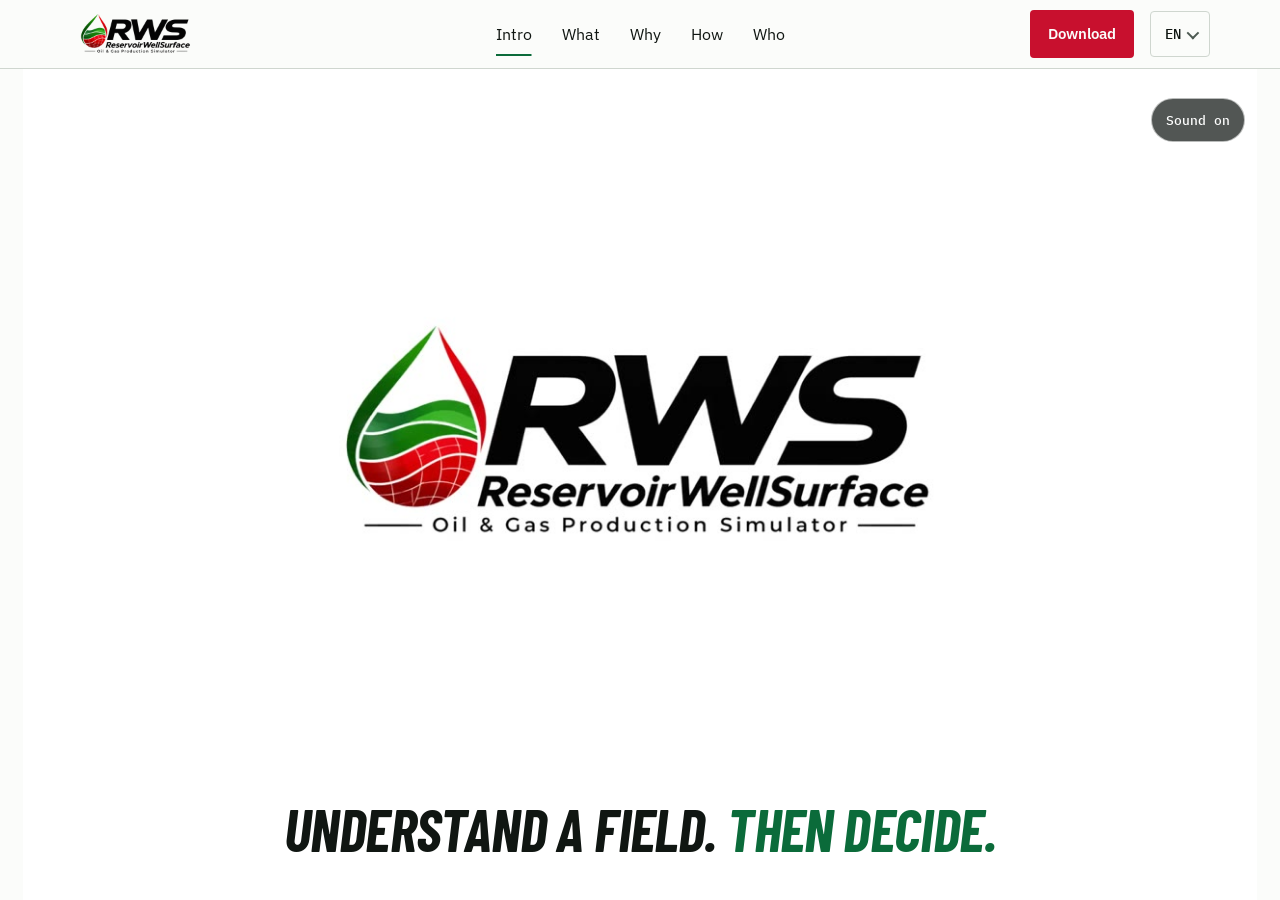
<file: index.html>
<!DOCTYPE html>
<html lang="en">
<head>
<meta charset="utf-8">
<meta name="viewport" content="width=device-width, initial-scale=1">
<title>RWS ReservoirWellSurface — the whole field in one view, from the pore to the profit</title>
<meta name="description" content="RWS is the oil and gas production simulator for students and managers: the reservoir, the wells and the surface in one program.">
<meta property="og:type" content="website">
<meta property="og:title" content="RWS ReservoirWellSurface — the whole field in one view, from the pore to the profit">
<meta property="og:description" content="RWS is the oil and gas production simulator for students and managers: the reservoir, the wells and the surface in one program.">
<meta property="og:image" content="https://redhaaggoun.github.io/rws-site/img/norne3d.jpg">
<meta property="og:url" content="https://redhaaggoun.github.io/rws-site/">
<meta name="twitter:card" content="summary_large_image">
<link rel="icon" href="img/logo.png">
<link rel="preload" as="image" href="img/poster_loop.jpg">
<link rel="preconnect" href="https://fonts.googleapis.com">
<link rel="preconnect" href="https://fonts.gstatic.com" crossorigin>
<link href="https://fonts.googleapis.com/css2?family=Barlow+Condensed:ital,wght@0,600;0,700;1,600;1,700&family=IBM+Plex+Mono:wght@400;500&family=IBM+Plex+Sans:wght@400;500;600&family=IBM+Plex+Sans+Arabic:wght@400;500;600;700&display=swap" rel="stylesheet">
<link rel="stylesheet" href="css/site.css?v=32">
</head>
<body class="intro">

<header class="bar">
  <div class="bar-in">
    <a class="home" href="index.html" aria-label="RWS, home" data-fr-aria="RWS, accueil"><img class="logo-light" src="img/logo.png" width="396" height="132" alt="RWS ReservoirWellSurface"><img class="logo-dark" src="img/logo_dark.png" width="396" height="132" alt="RWS ReservoirWellSurface"></a>
    <nav aria-label="Pages">
      <a href="index.html" aria-current="page" data-fr="Intro">Intro</a>
      <div class="mi"><a href="what.html" data-fr="Quoi">What</a><div class="sub"><a href="what.html#what" data-fr="Le produit">The product</a><a href="what.html#levels" data-fr="Quatre niveaux">Four levels</a><a href="what.html#decide" data-fr="Une décision chiffrée">A worked decision</a><a href="what.html#sheet" data-fr="Fiche technique">Technical sheet</a></div></div>
      <div class="mi"><a href="why.html" data-fr="Pourquoi">Why</a><div class="sub"><a href="why.html#why" data-fr="Positionnement">Positioning</a><a href="why.html#six" data-fr="Six choix">Six choices</a><a href="why.html#proof" data-fr="Les preuves">Proof</a></div></div>
      <div class="mi"><a href="how.html" data-fr="Comment">How</a><div class="sub"><a href="how.html#films" data-fr="Films">Films</a><a href="how.html#download" data-fr="Télécharger">Download</a><a href="how.html#key" data-fr="Comment l'obtenir">How to get it</a><a href="how.html#activate" data-fr="Activation">Activation</a><a href="how.html#institutes" data-fr="Pour les instituts">For institutes</a><a href="how.html#semester" data-fr="Un semestre">A semester</a><a href="how.html#pilot" data-fr="Pilote">Pilot</a></div></div>
      <div class="mi"><a href="who.html" data-fr="Qui">Who</a><div class="sub"><a href="who.html#who" data-fr="Vision et mission">Vision and mission</a><a href="who.html#values" data-fr="Valeurs">Values</a><a href="who.html#team" data-fr="Équipe">Team</a><a href="who.html#partner" data-fr="Associé">Partner</a></div></div>
    </nav>
    <a class="btn fill red keybtn" href="how.html#download" data-fr="Télécharger">Download</a>
    <details class="lang">
      <summary aria-label="Language"><span id="lang-cur">EN</span></summary>
      <div role="group" aria-label="Language">
        <button type="button" data-l="en" lang="en">English</button>
        <button type="button" data-l="fr" lang="fr">Français</button>
        <button type="button" data-l="ar" lang="ar">العربية</button>
      </div>
    </details>
  </div>
</header>

<main class="log">

  <section class="intro-stage">
      <div class="intro-film">
        <figure class="journey-fig">
          <video class="loop" autoplay muted loop playsinline preload="auto" poster="img/poster_loop.jpg" width="1280" height="720" aria-label="Animation: the drop of the RWS logo becomes a drop of oil in the reservoir, flows to the well, rises to the surface, becomes money, and returns to the logo." data-fr-aria="Animation : la goutte du logo RWS devient une goutte d'huile dans le gisement, s'écoule vers le puits, monte à la surface, devient de l'argent, puis revient au logo."><source src="video/pore-to-profit.mp4" type="video/mp4"></video>
          <button type="button" class="snd" aria-pressed="false"><span class="on" data-fr="Activer le son">Sound on</span><span class="off" data-fr="Couper le son">Sound off</span></button>
        </figure>
      </div>
    <h1 class="intro-line" data-fr-html="Comprendre un champ. <em>Puis décider.</em>">Understand a field. <em>Then decide.</em></h1>
  </section>
</main>

<dialog class="lb" id="lb"><button type="button" data-fr="Fermer">Close</button><img alt=""><p></p></dialog>
<script src="js/ar.js?v=32"></script>
<script src="js/vendor/gsap.min.js"></script>
<script src="js/vendor/ScrollTrigger.min.js"></script>
<script src="js/vendor/SplitText.min.js"></script>
<script src="js/site.js?v=32"></script>
</body>
</html>
</file>
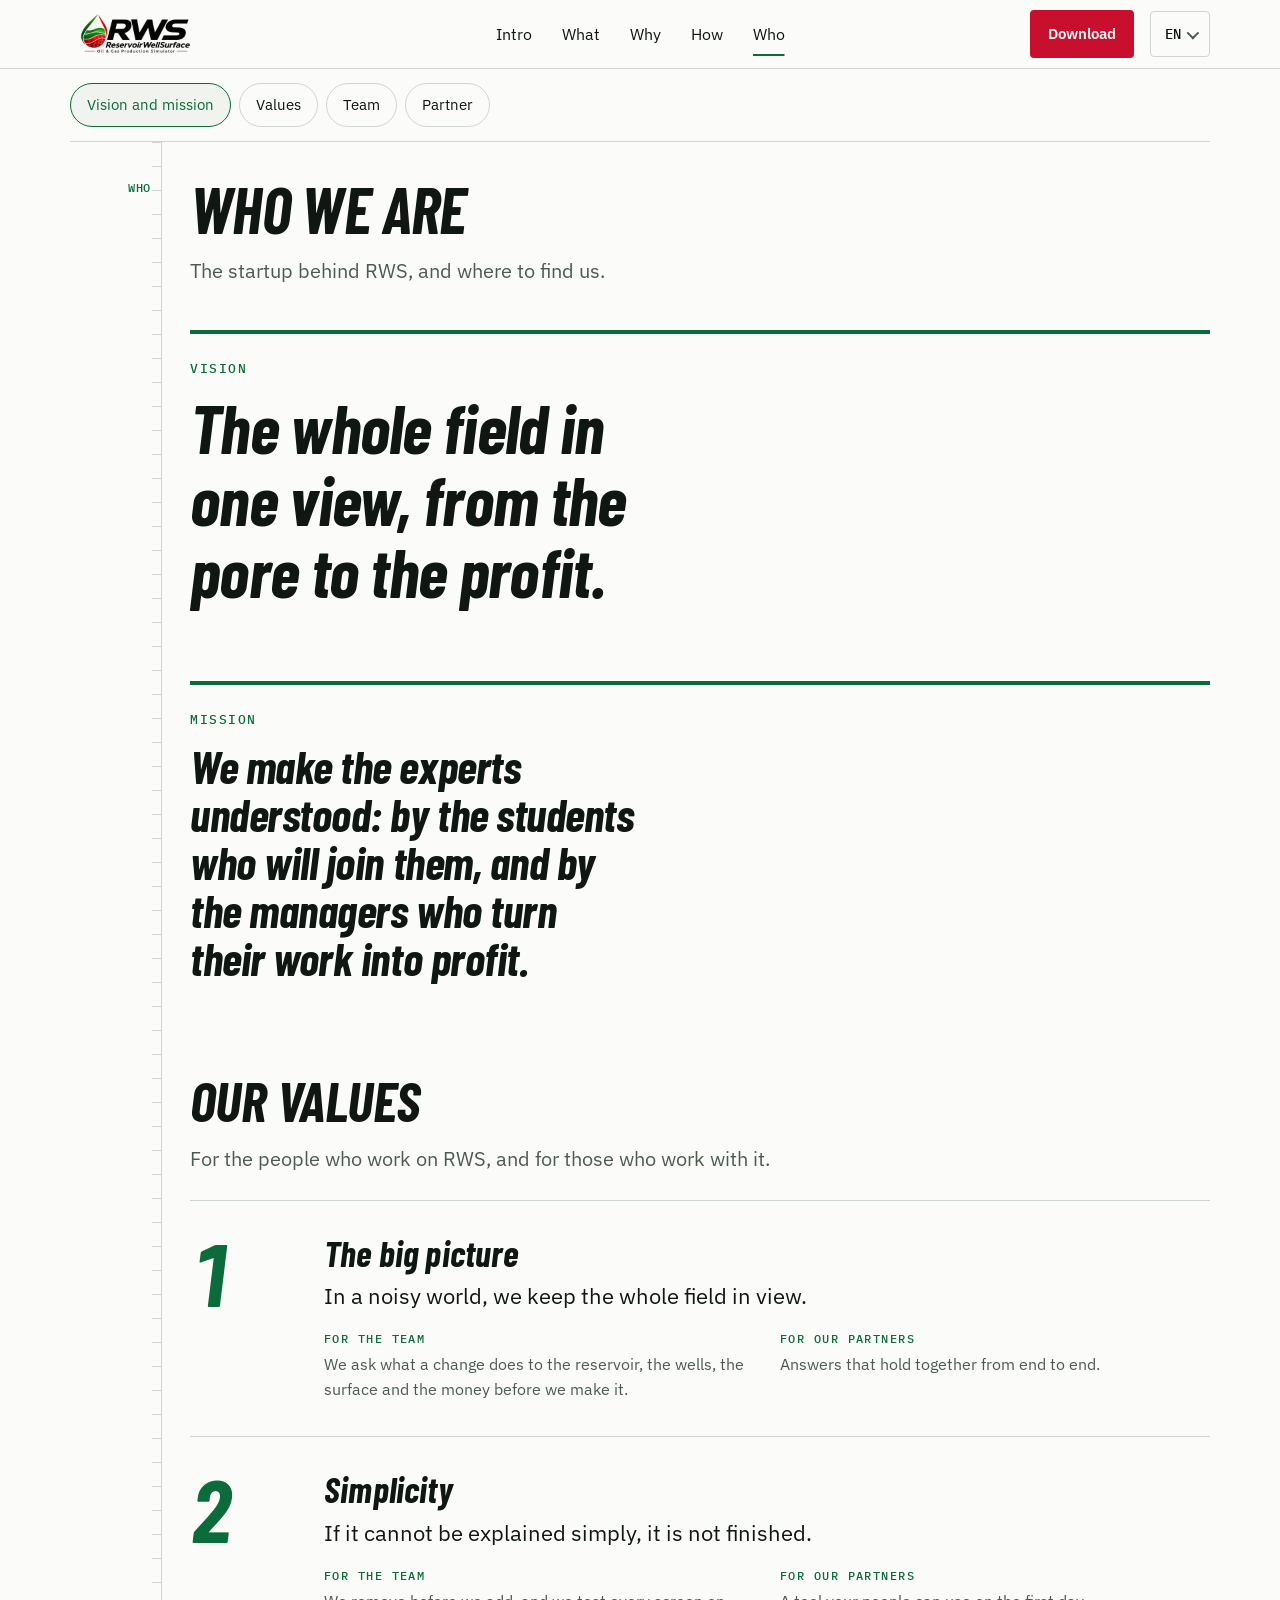
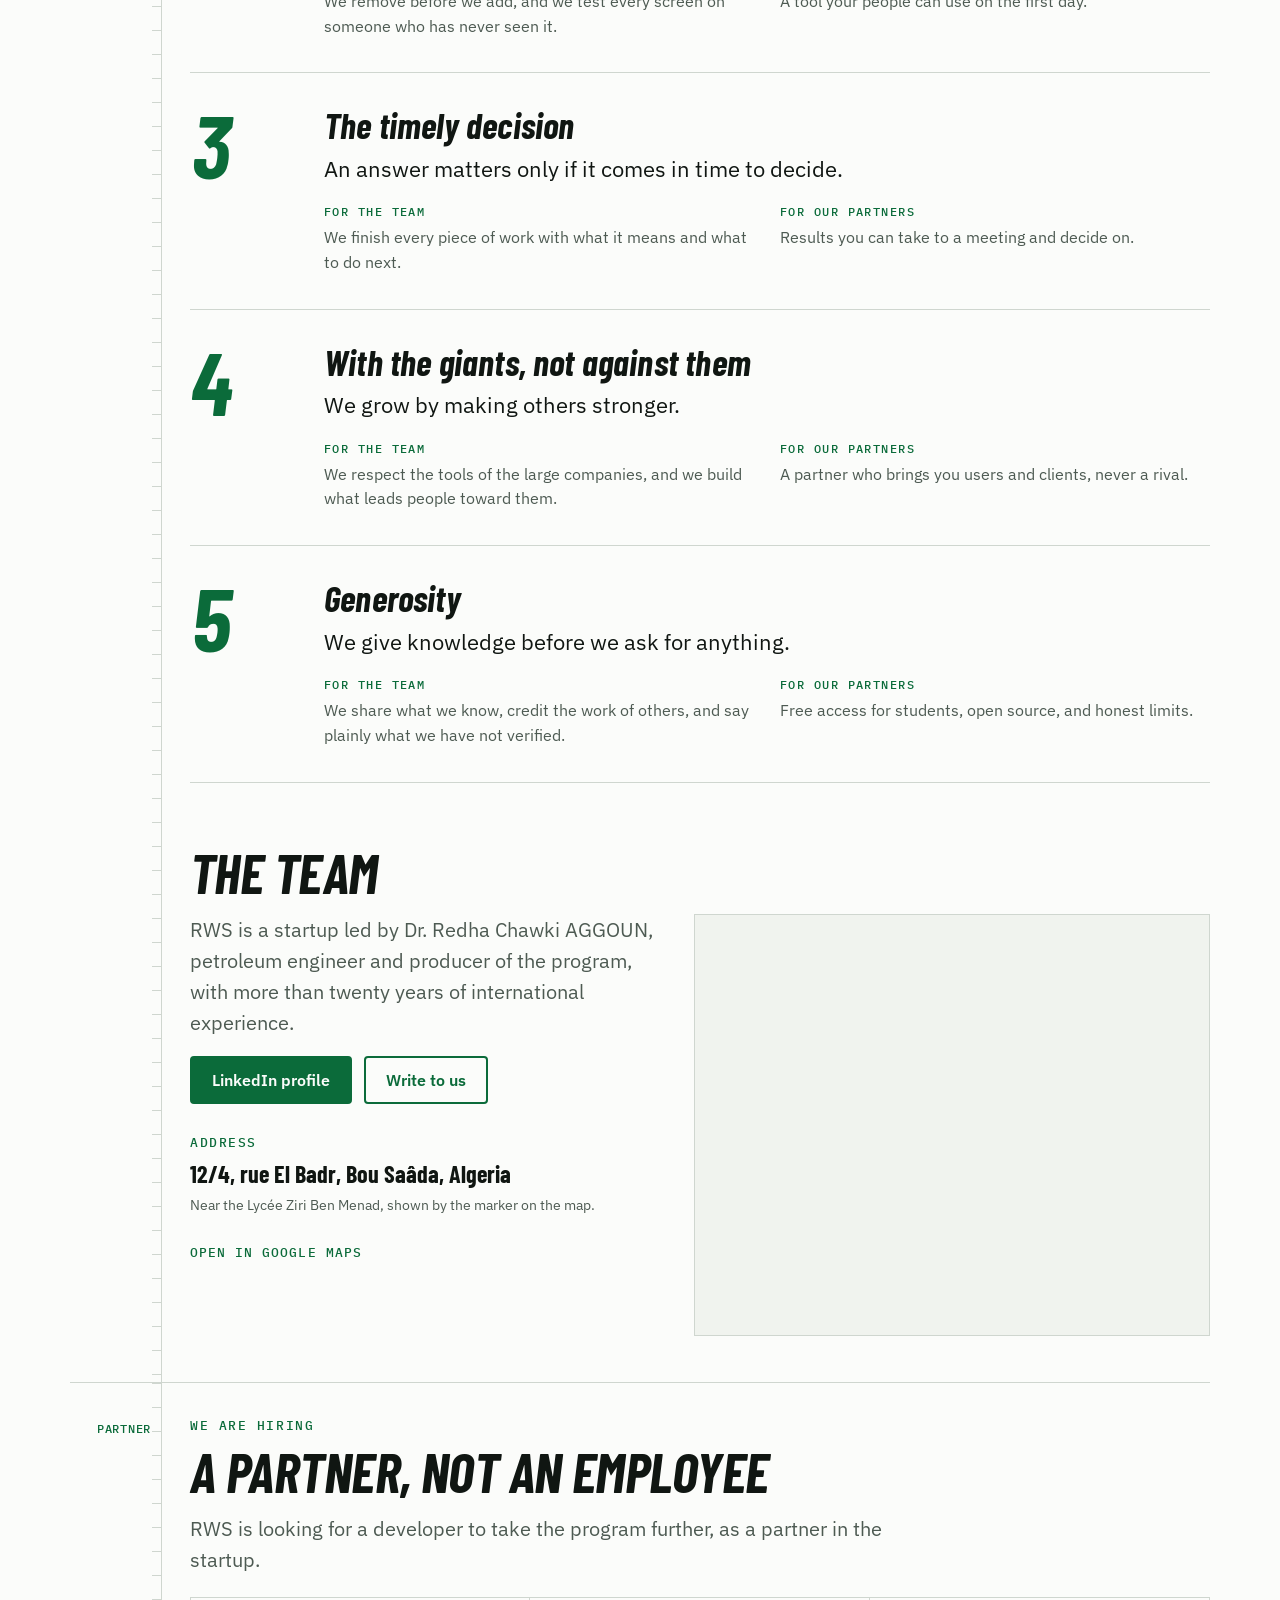
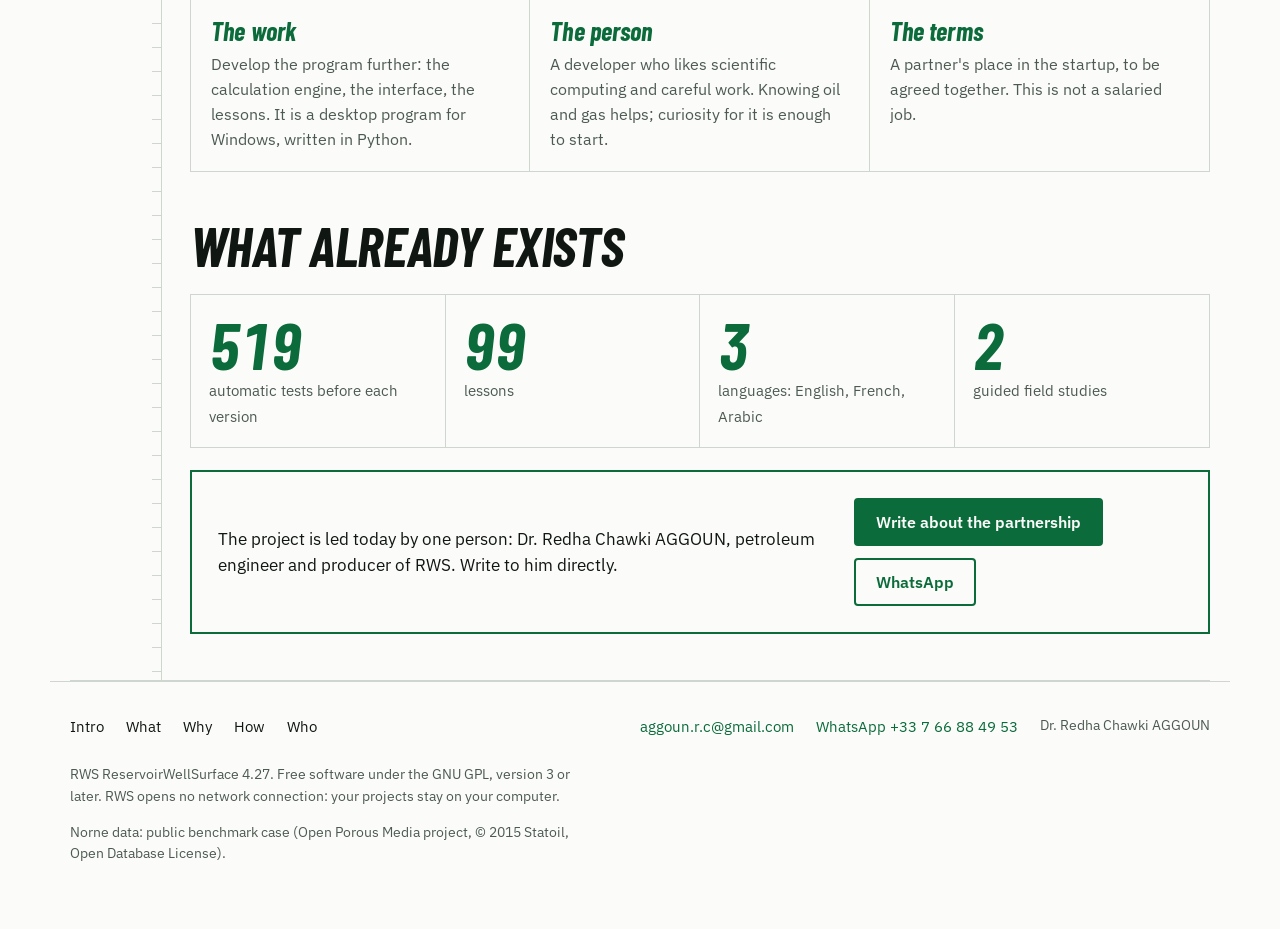
<file: about.html>
<!DOCTYPE html>
<html lang="en">
<head>
<meta charset="utf-8">
<title>RWS ReservoirWellSurface</title>
<meta http-equiv="refresh" content="0; url=who.html">
<link rel="canonical" href="https://redhaaggoun.github.io/rws-site/who.html">
<script>location.replace("who.html" + (location.hash && "who.html".indexOf("#") < 0 ? location.hash : ""));</script>
</head>
<body><p><a href="who.html">RWS ReservoirWellSurface</a></p></body>
</html>
</file>
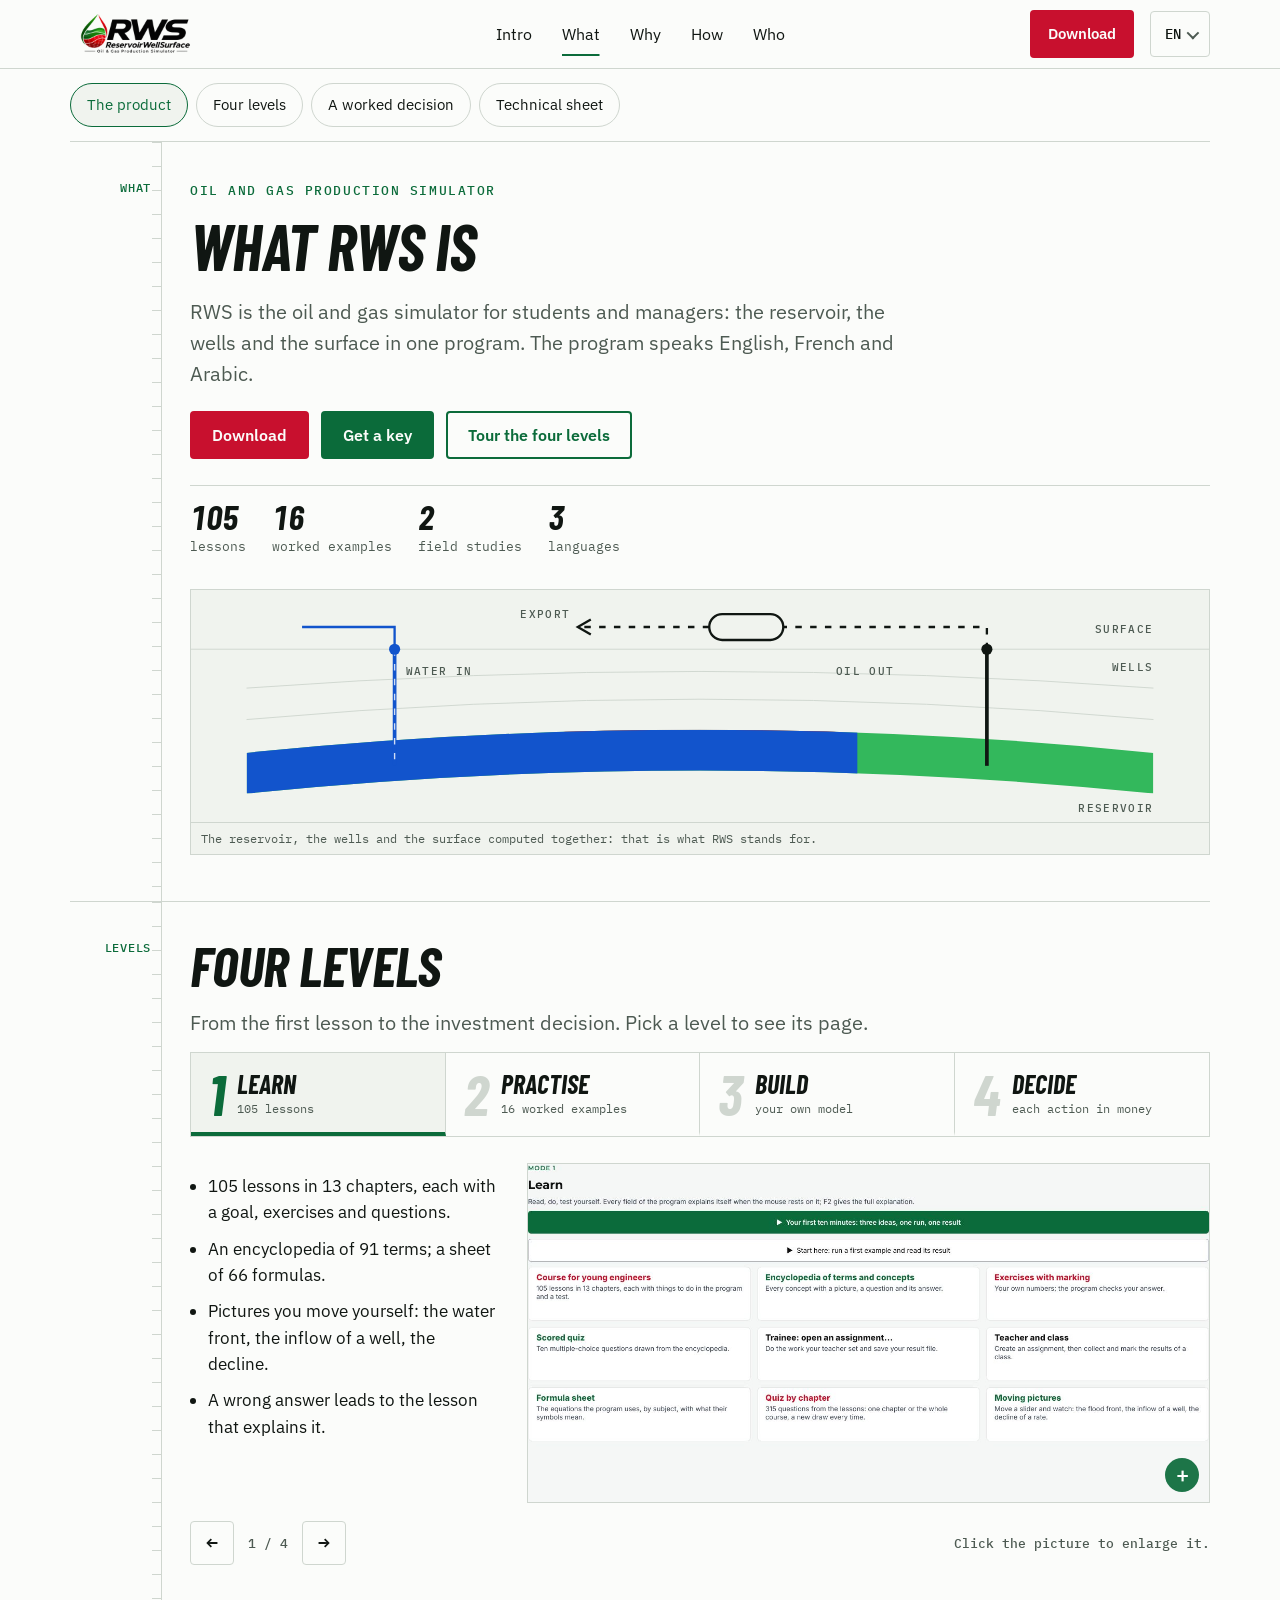
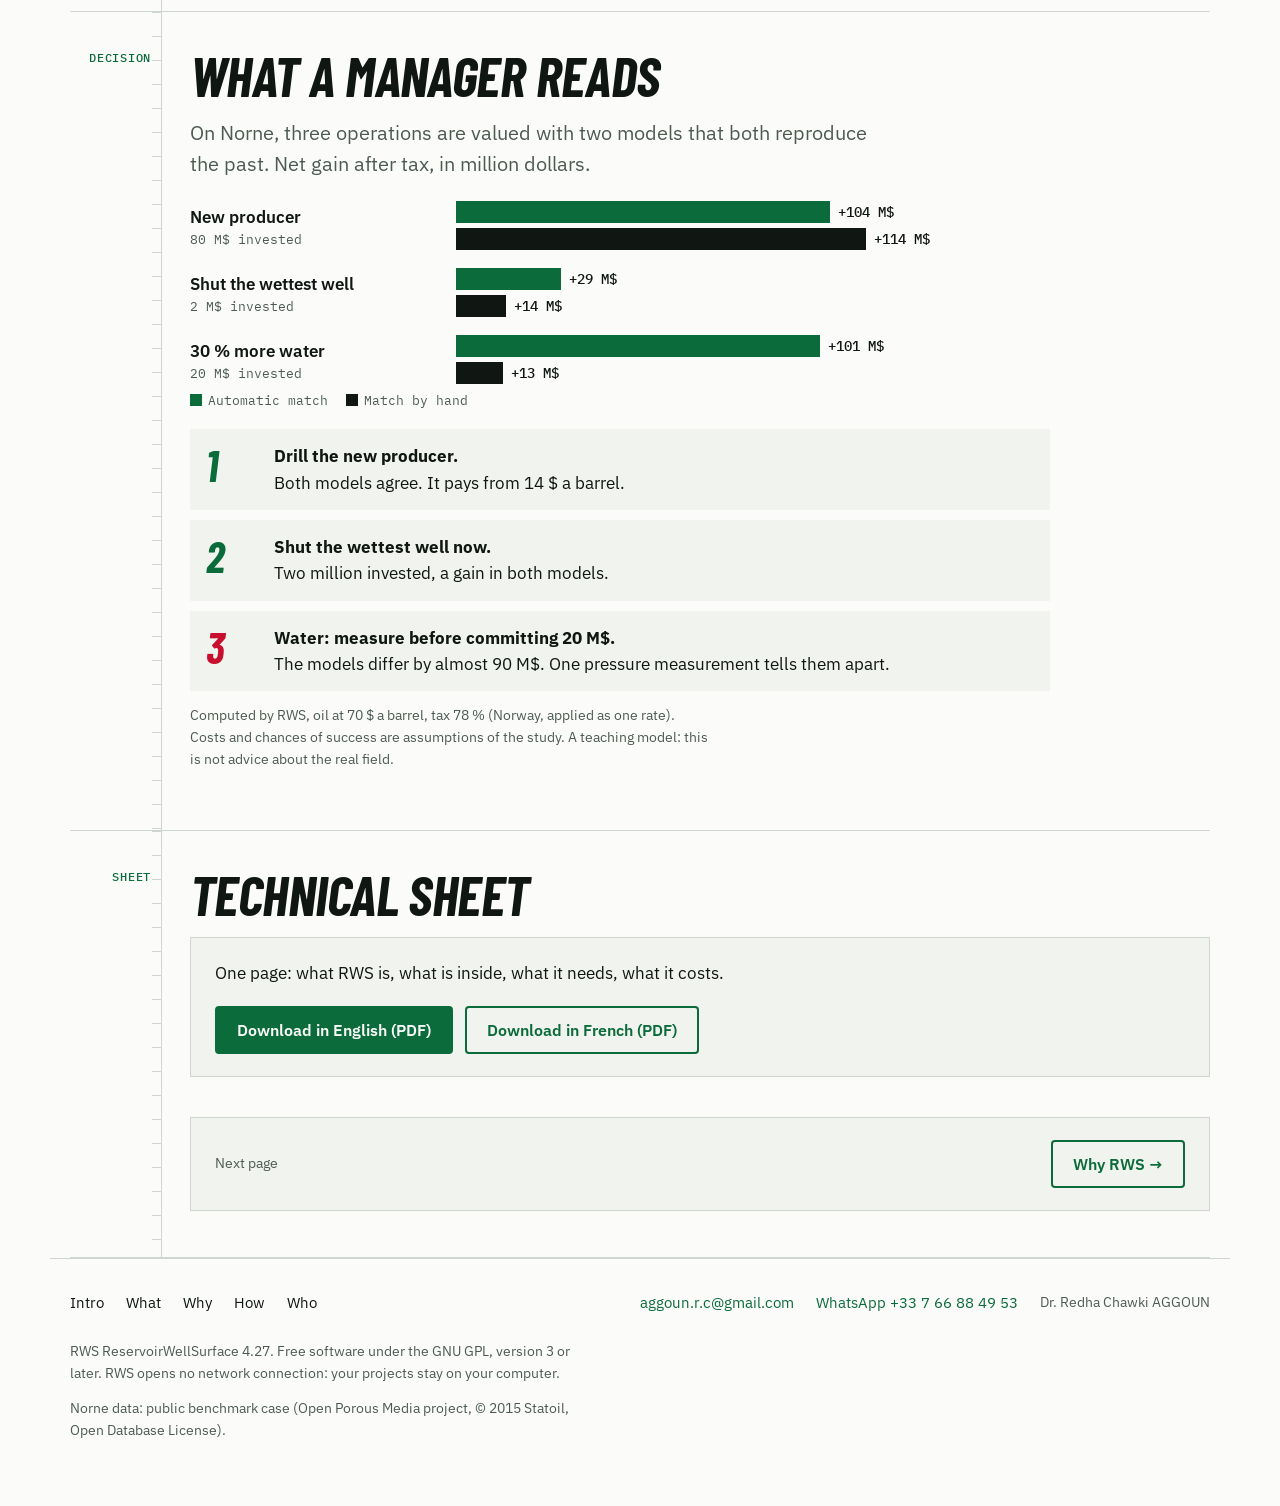
<file: decide.html>
<!DOCTYPE html>
<html lang="en">
<head>
<meta charset="utf-8">
<title>RWS ReservoirWellSurface</title>
<meta http-equiv="refresh" content="0; url=what.html#decide">
<link rel="canonical" href="https://redhaaggoun.github.io/rws-site/what.html">
<script>location.replace("what.html#decide");</script>
</head>
<body><p><a href="what.html#decide">RWS ReservoirWellSurface</a></p></body>
</html>
</file>
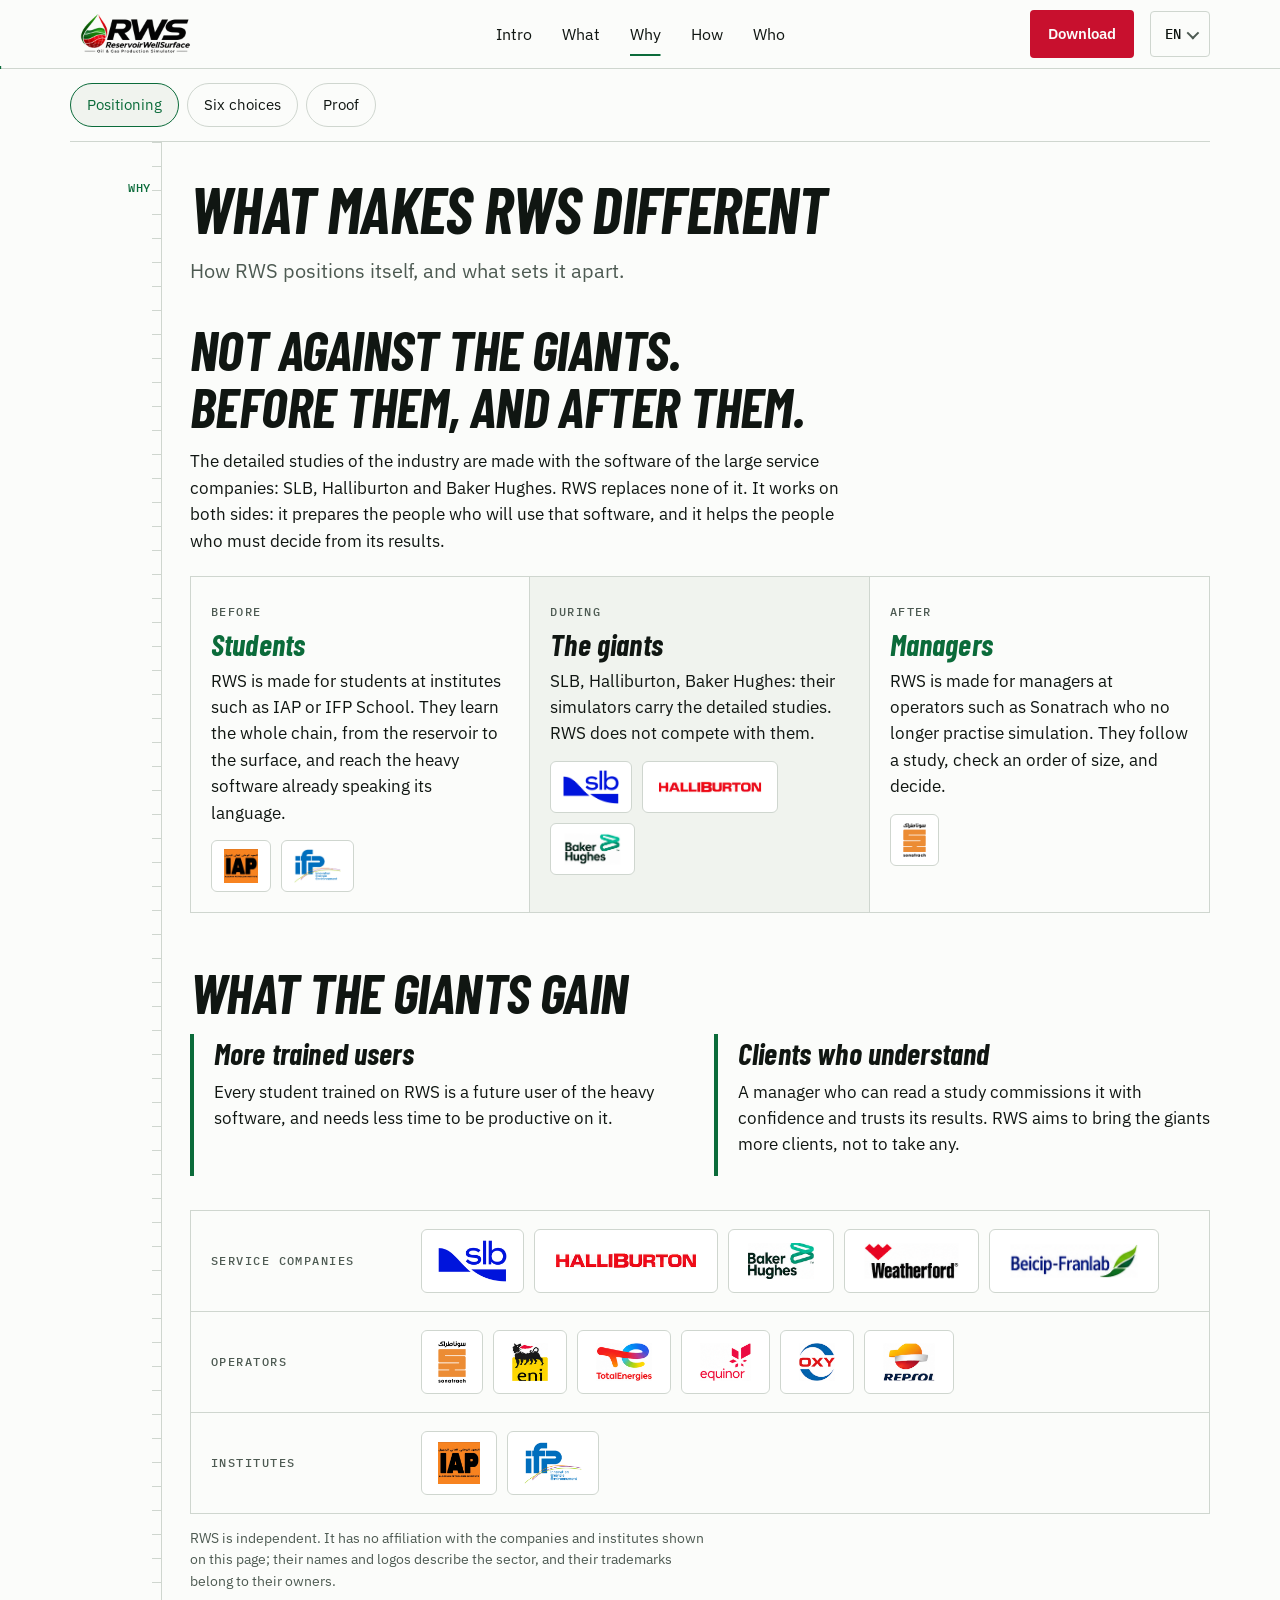
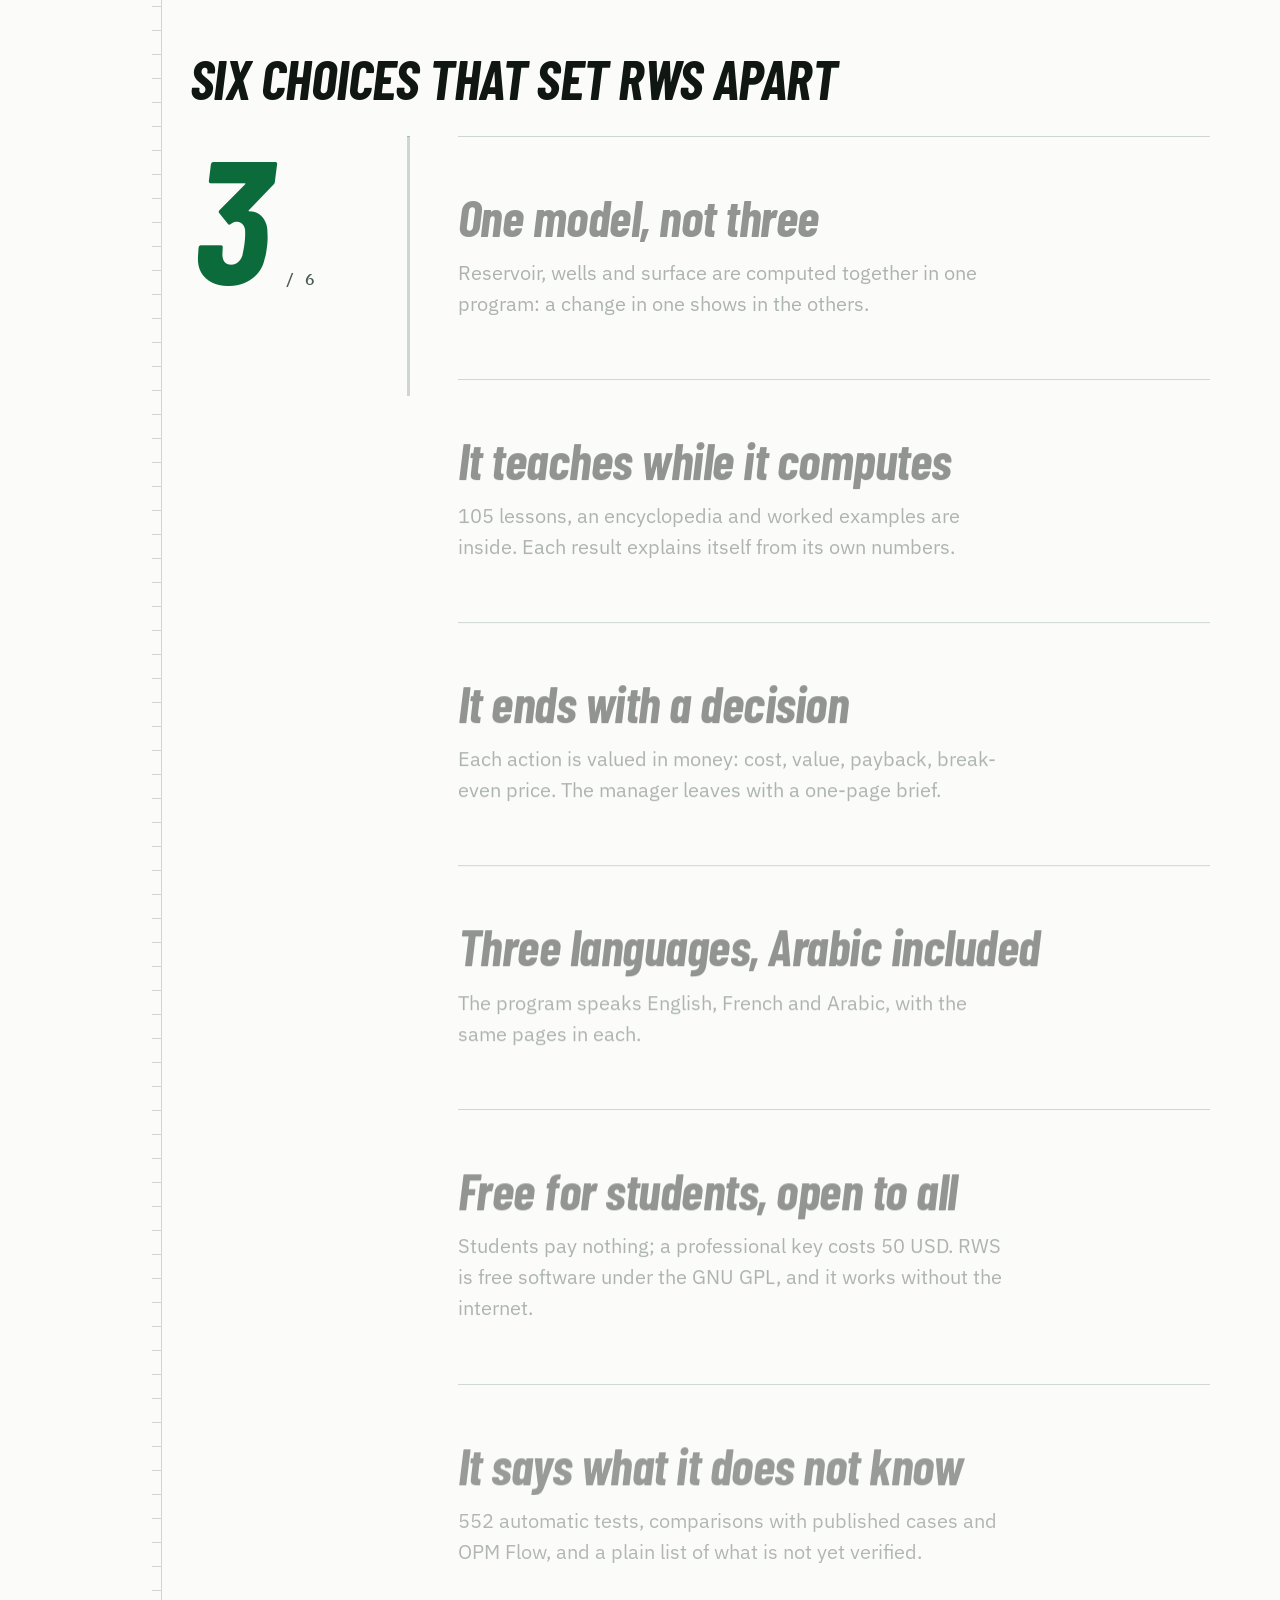
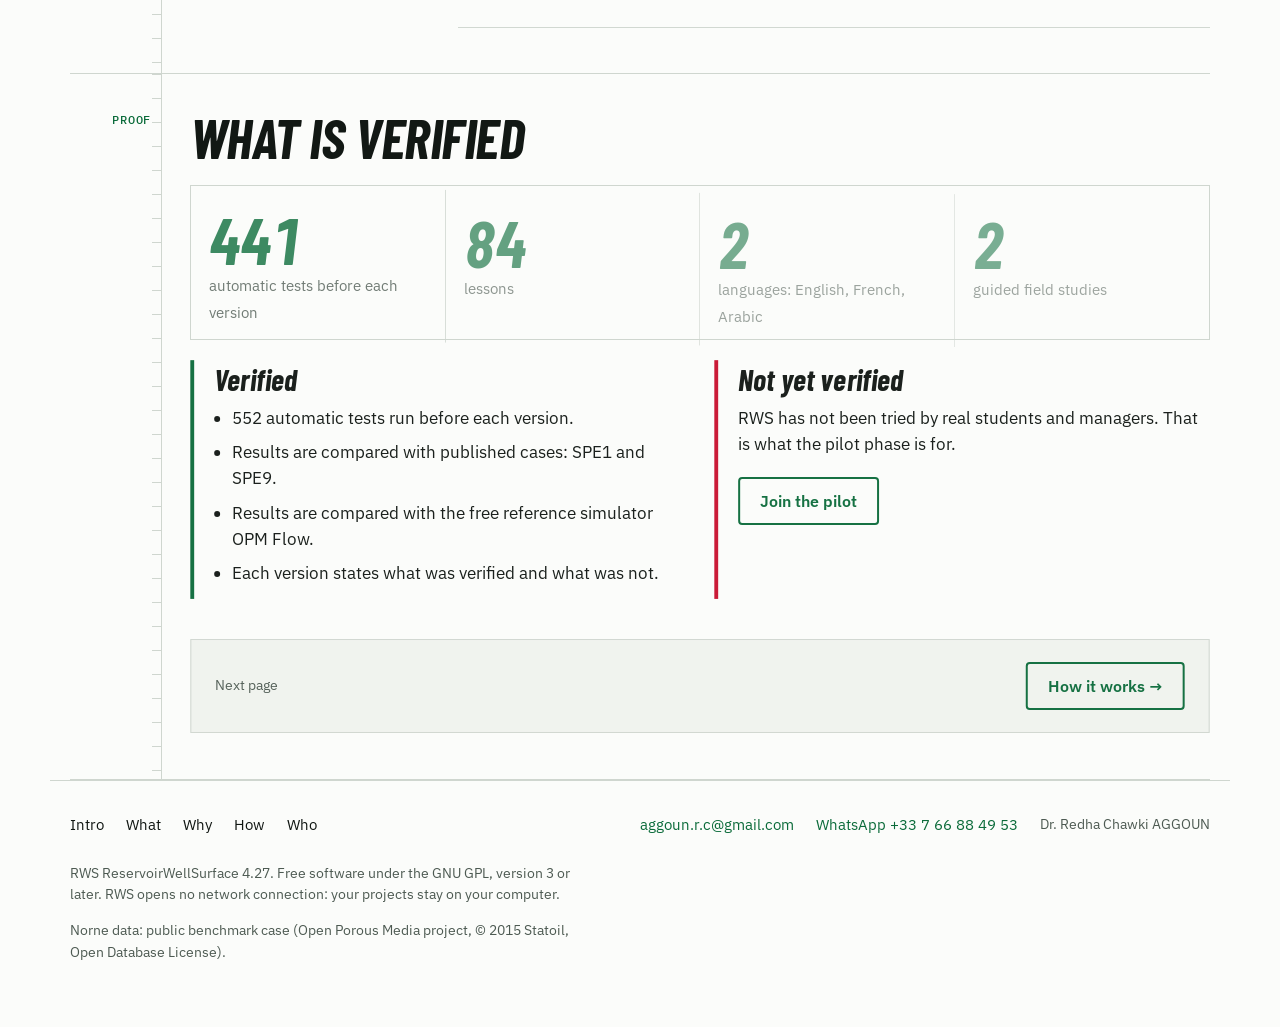
<file: different.html>
<!DOCTYPE html>
<html lang="en">
<head>
<meta charset="utf-8">
<title>RWS ReservoirWellSurface</title>
<meta http-equiv="refresh" content="0; url=why.html">
<link rel="canonical" href="https://redhaaggoun.github.io/rws-site/why.html">
<script>location.replace("why.html" + (location.hash && "why.html".indexOf("#") < 0 ? location.hash : ""));</script>
</head>
<body><p><a href="why.html">RWS ReservoirWellSurface</a></p></body>
</html>
</file>
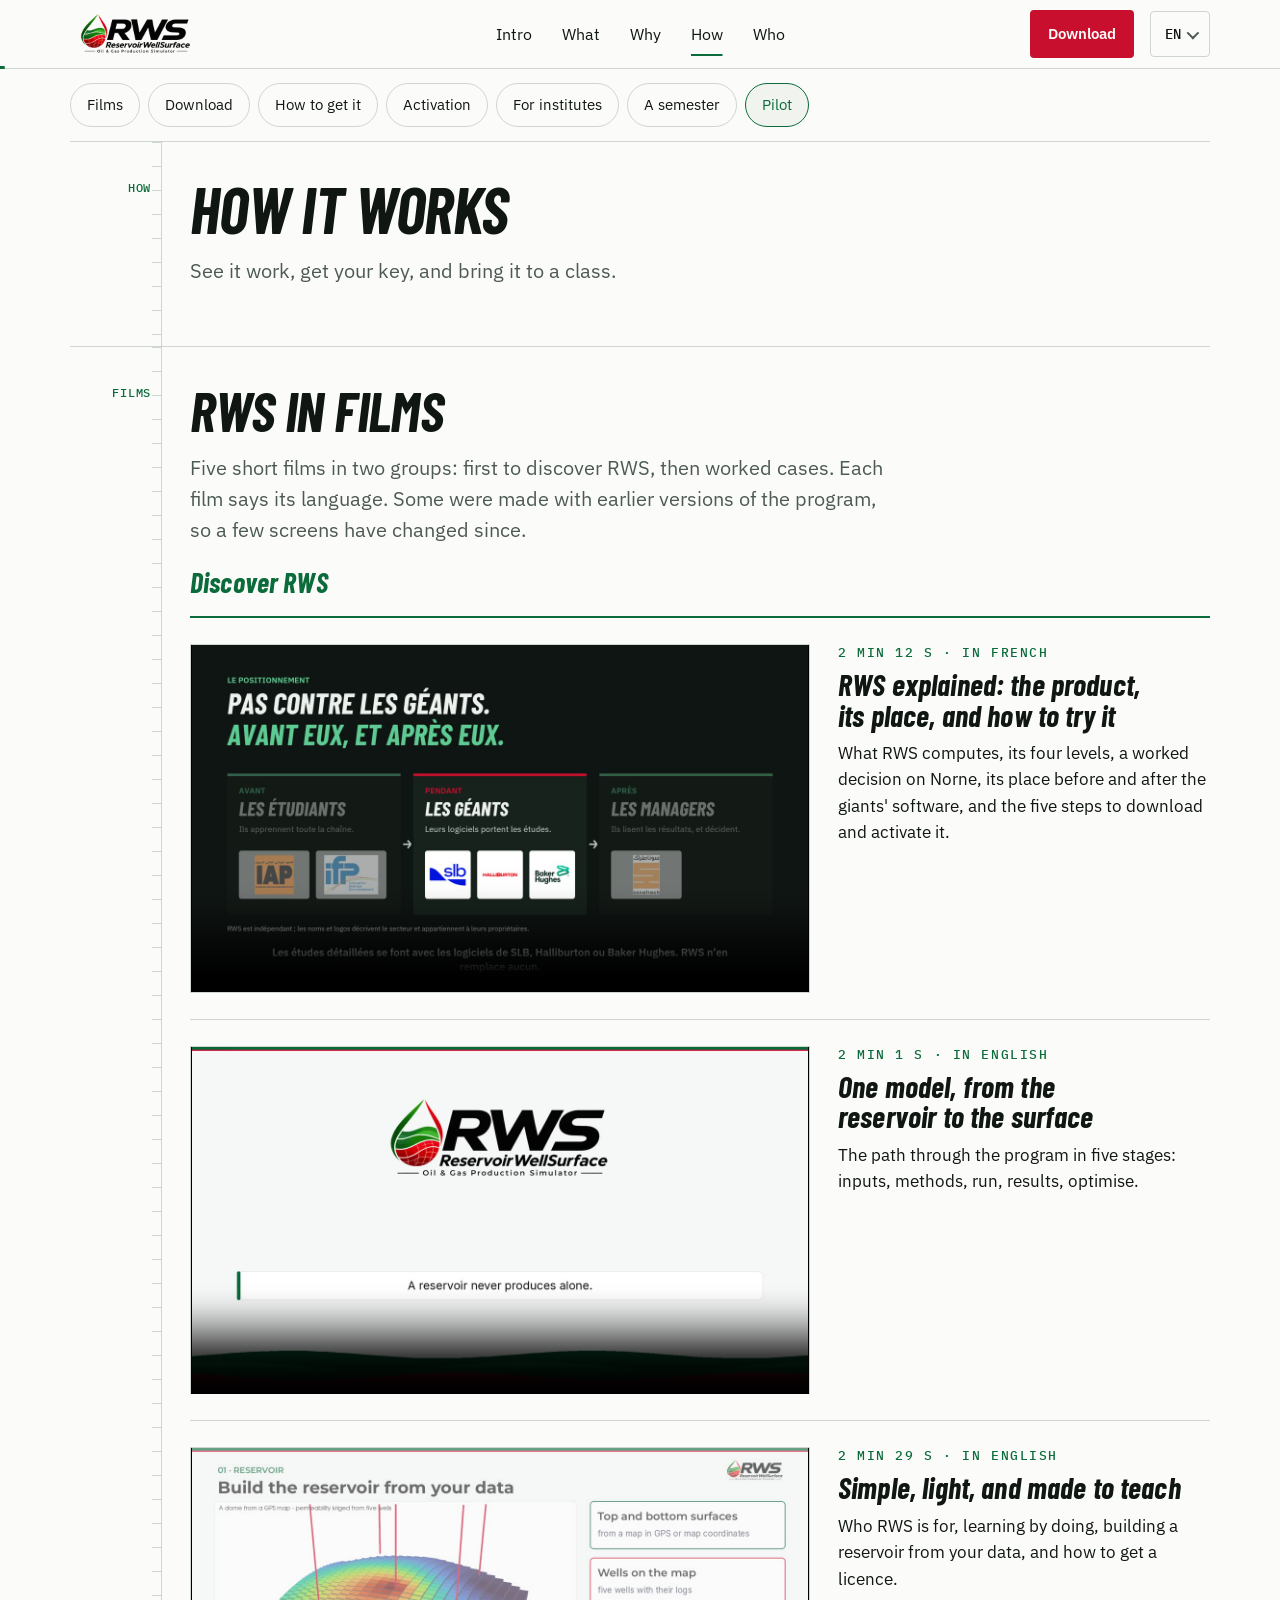
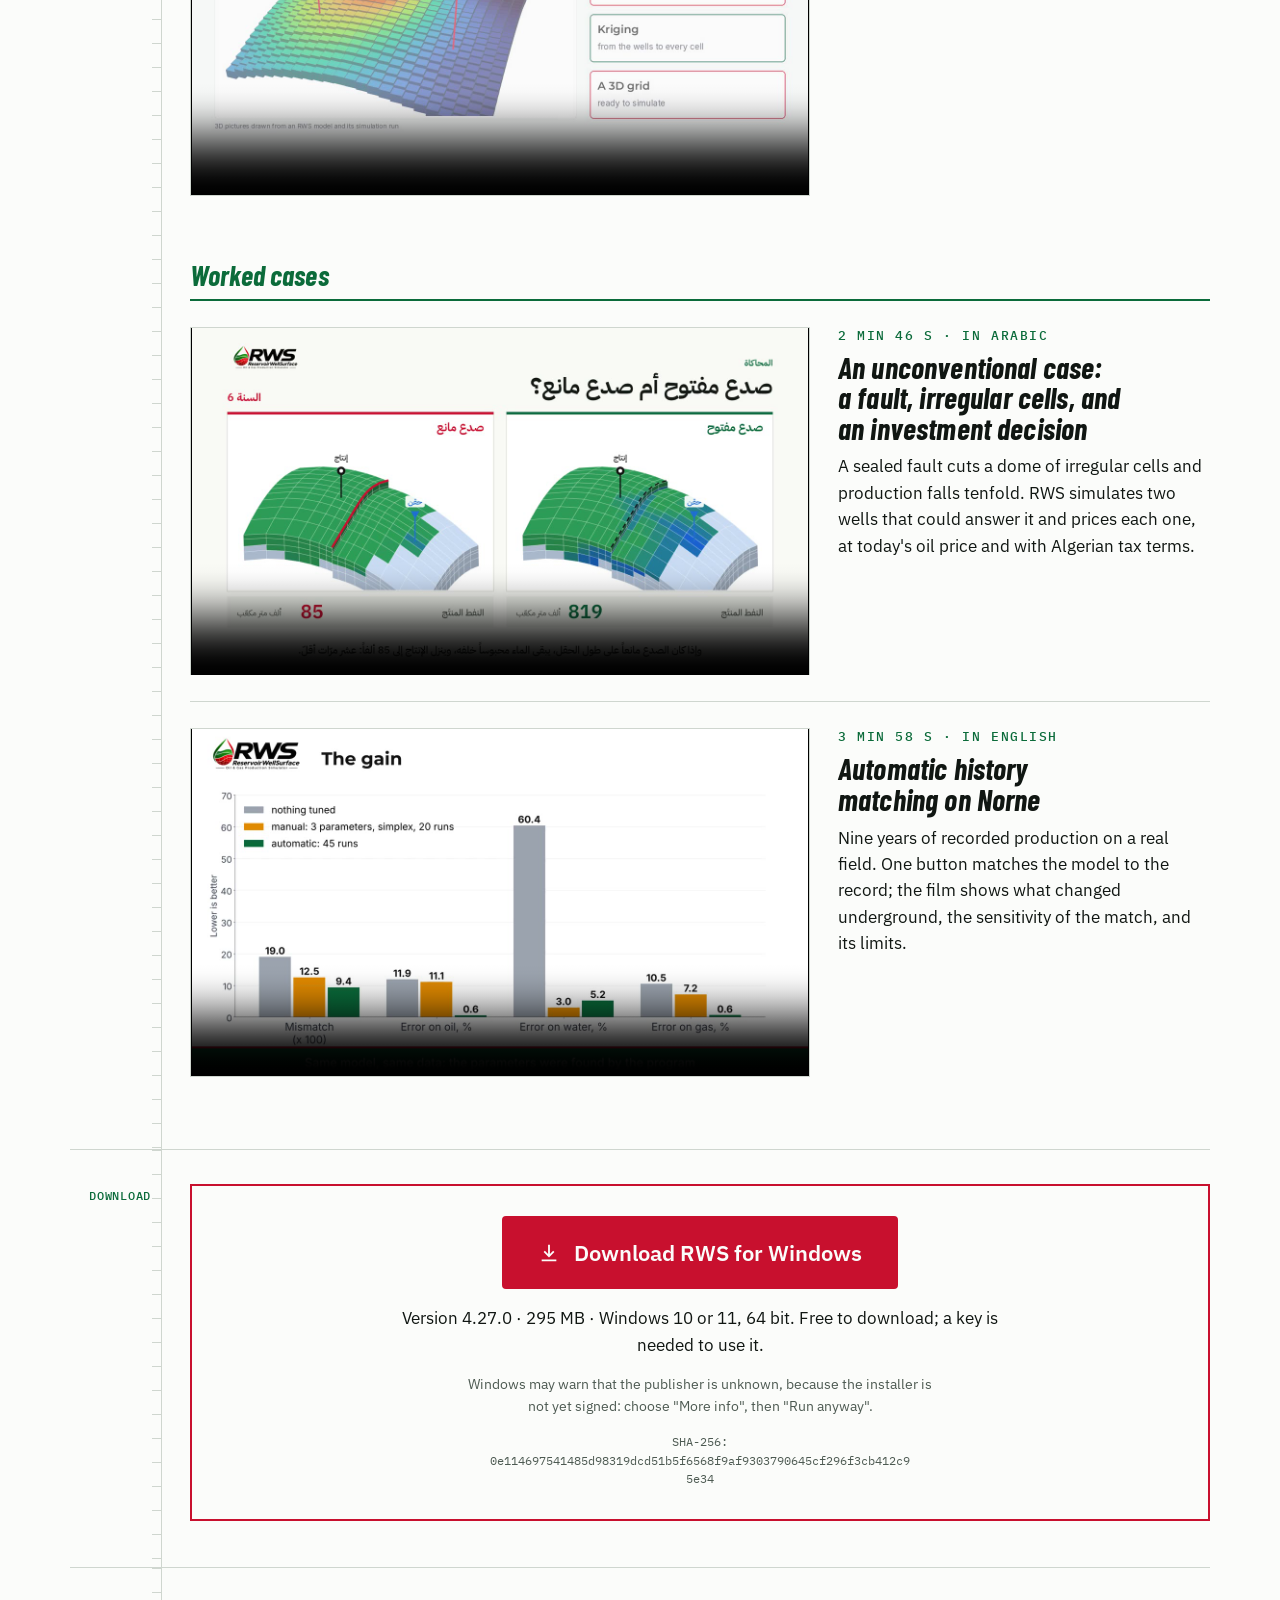
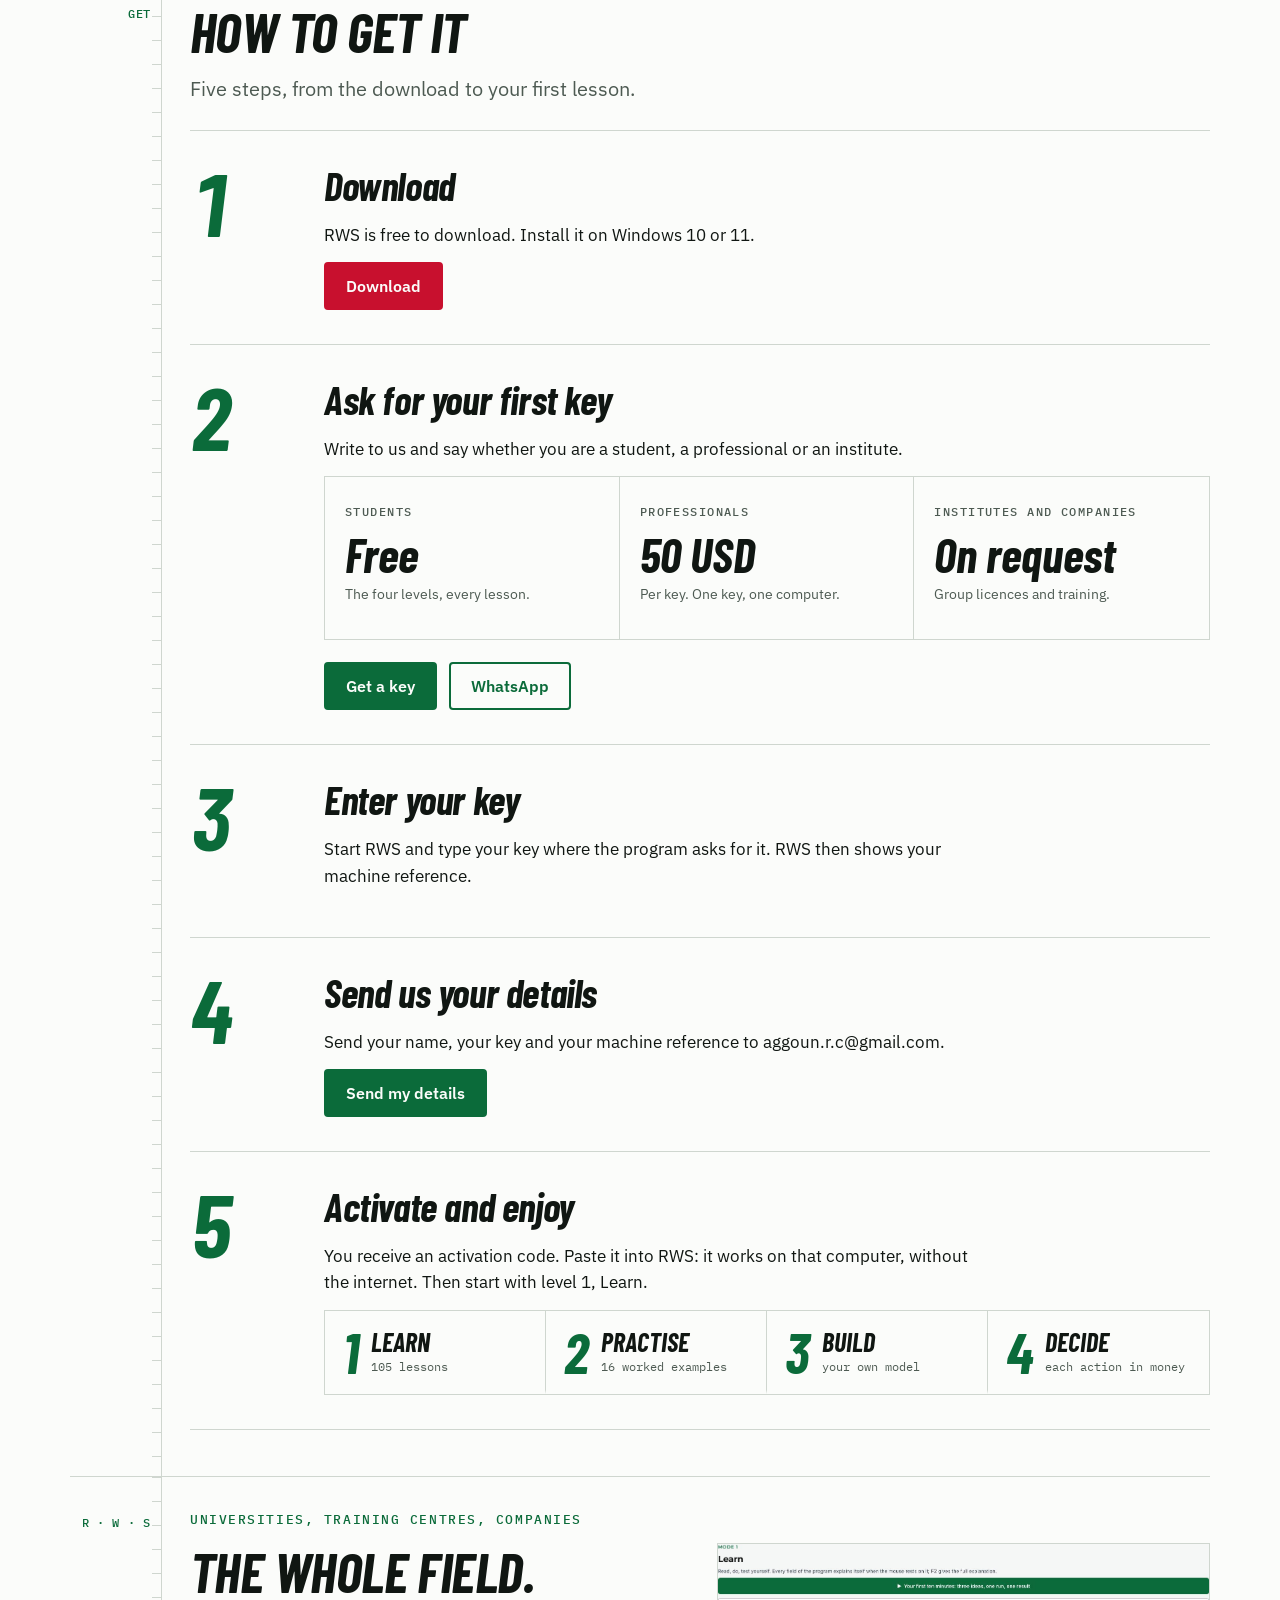
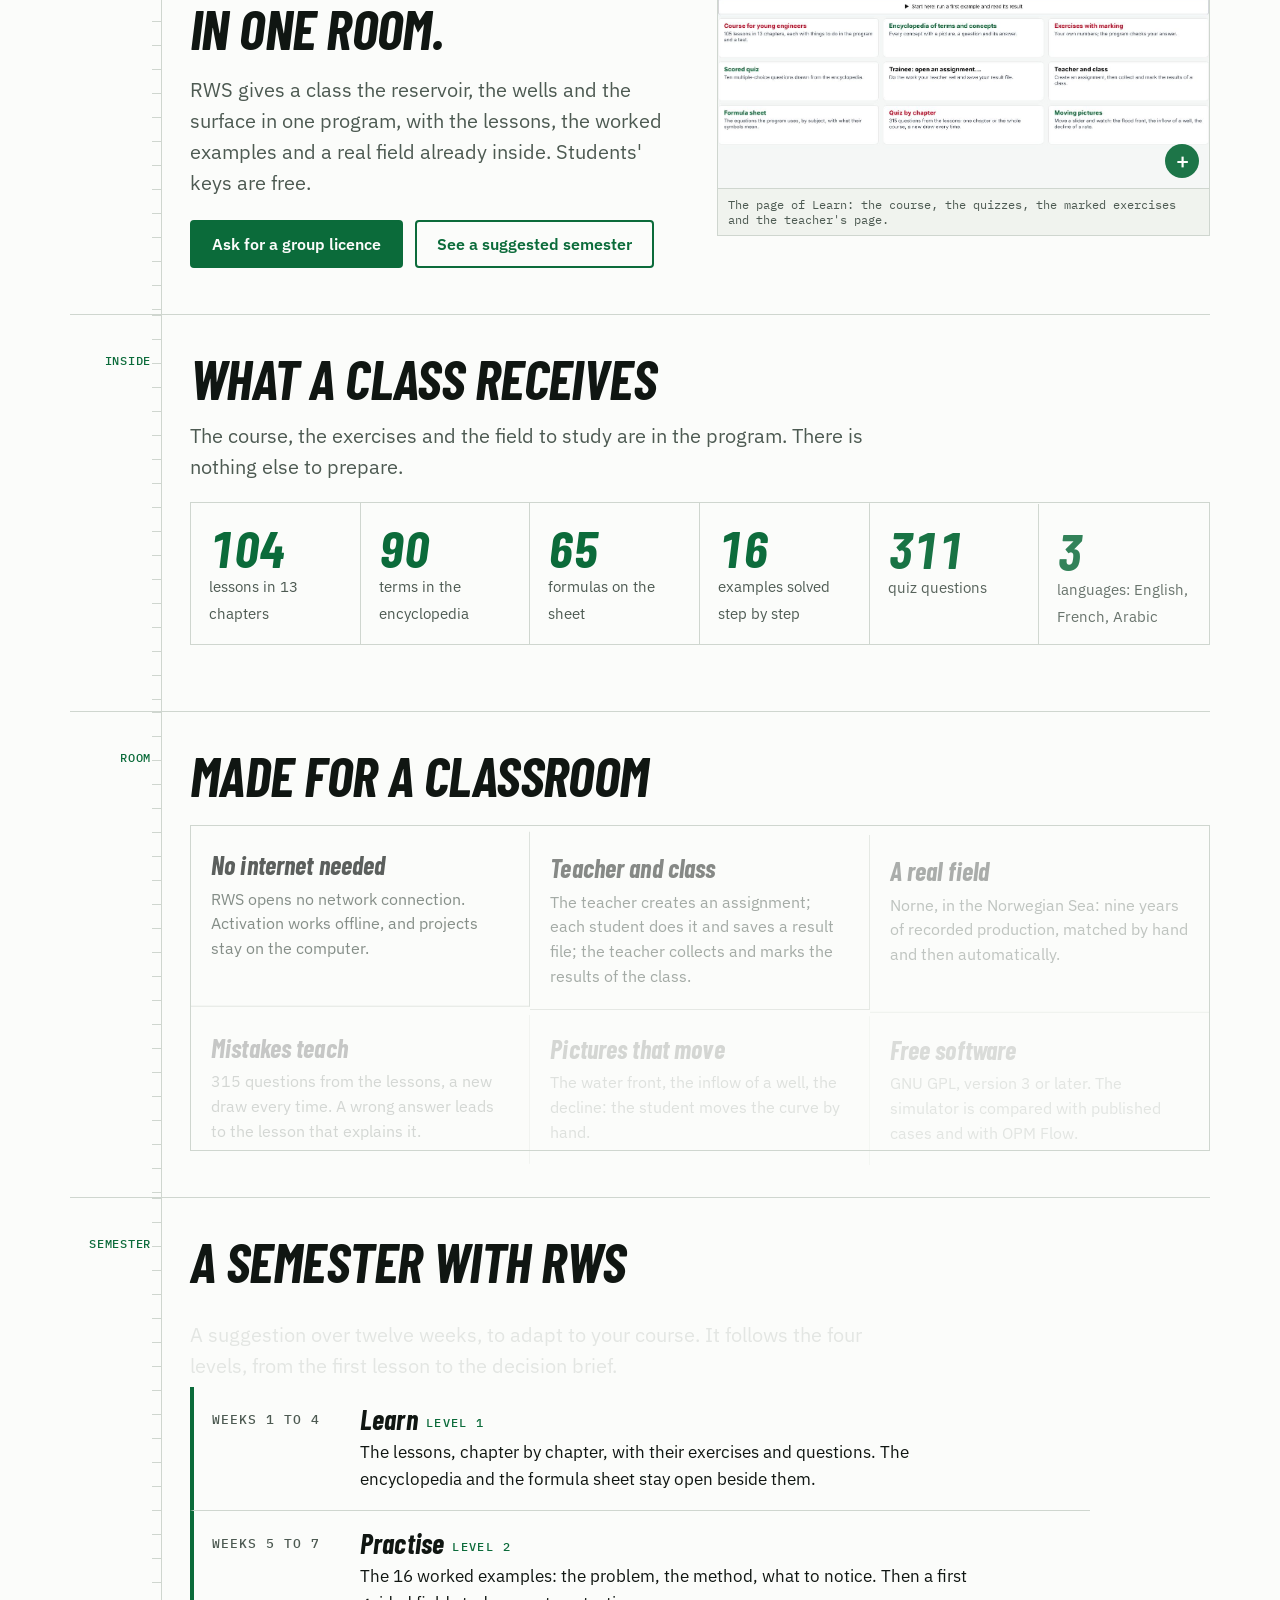
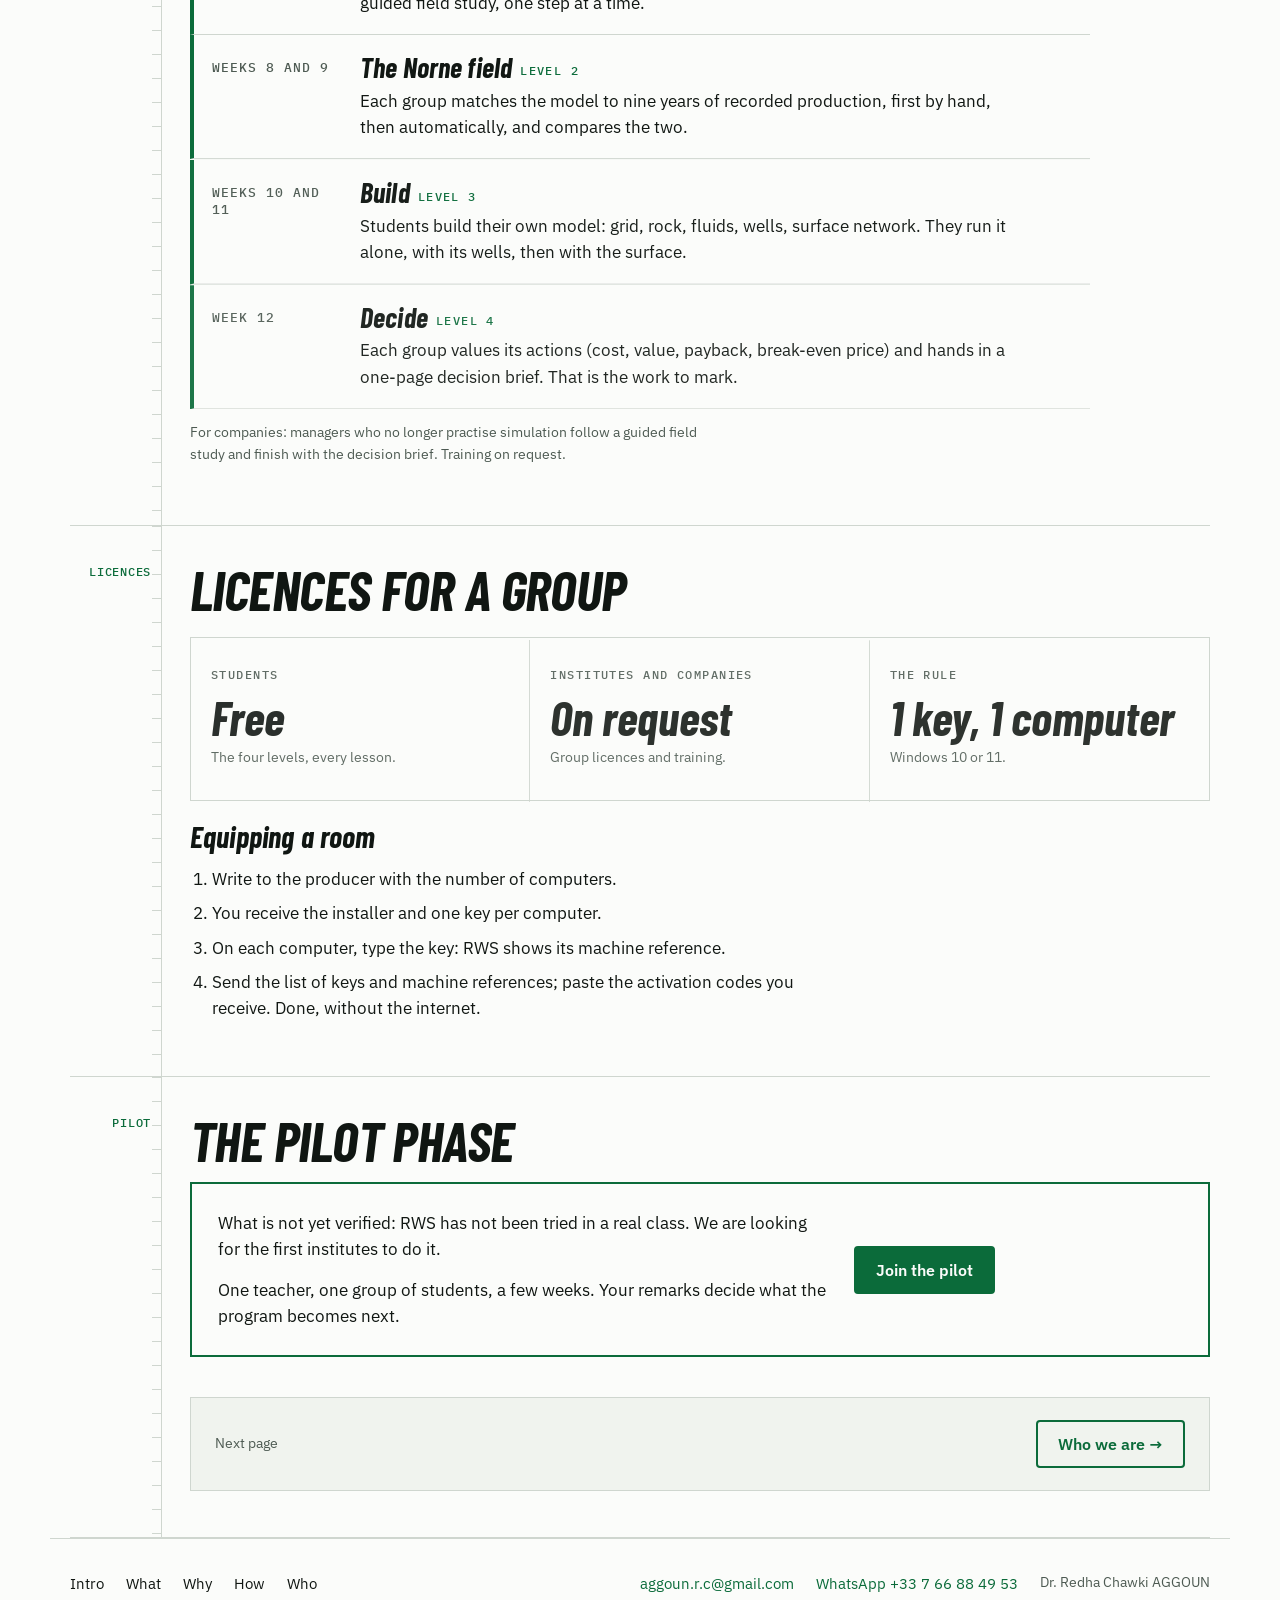
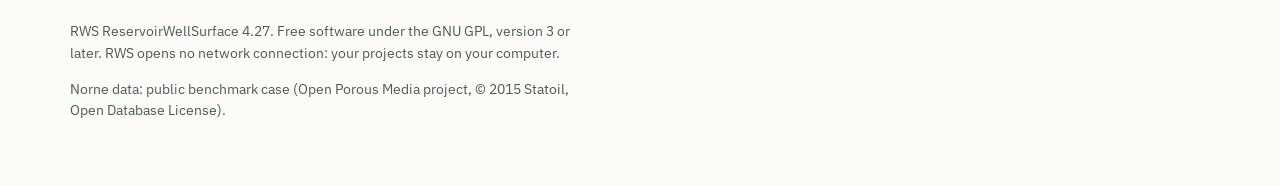
<file: how.html>
<!DOCTYPE html>
<html lang="en">
<head>
<meta charset="utf-8">
<meta name="viewport" content="width=device-width, initial-scale=1">
<title>How it works — RWS ReservoirWellSurface</title>
<meta name="description" content="Four steps: ask for your key, install and activate, follow the four levels, teach a class or train a team.">
<meta property="og:type" content="website">
<meta property="og:title" content="How it works — RWS ReservoirWellSurface">
<meta property="og:description" content="Four steps: ask for your key, install and activate, follow the four levels, teach a class or train a team.">
<meta property="og:image" content="https://redhaaggoun.github.io/rws-site/img/norne3d.jpg">
<meta property="og:url" content="https://redhaaggoun.github.io/rws-site/how.html">
<meta name="twitter:card" content="summary_large_image">
<link rel="icon" href="img/logo.png">
<link rel="preconnect" href="https://fonts.googleapis.com">
<link rel="preconnect" href="https://fonts.gstatic.com" crossorigin>
<link href="https://fonts.googleapis.com/css2?family=Barlow+Condensed:ital,wght@0,600;0,700;1,600;1,700&family=IBM+Plex+Mono:wght@400;500&family=IBM+Plex+Sans:wght@400;500;600&family=IBM+Plex+Sans+Arabic:wght@400;500;600;700&display=swap" rel="stylesheet">
<link rel="stylesheet" href="css/site.css?v=32">
</head>
<body>

<header class="bar">
  <div class="bar-in">
    <a class="home" href="index.html" aria-label="RWS, home" data-fr-aria="RWS, accueil"><img class="logo-light" src="img/logo.png" width="396" height="132" alt="RWS ReservoirWellSurface"><img class="logo-dark" src="img/logo_dark.png" width="396" height="132" alt="RWS ReservoirWellSurface"></a>
    <nav aria-label="Pages">
      <a href="index.html" data-fr="Intro">Intro</a>
      <div class="mi"><a href="what.html" data-fr="Quoi">What</a><div class="sub"><a href="what.html#what" data-fr="Le produit">The product</a><a href="what.html#levels" data-fr="Quatre niveaux">Four levels</a><a href="what.html#decide" data-fr="Une décision chiffrée">A worked decision</a><a href="what.html#sheet" data-fr="Fiche technique">Technical sheet</a></div></div>
      <div class="mi"><a href="why.html" data-fr="Pourquoi">Why</a><div class="sub"><a href="why.html#why" data-fr="Positionnement">Positioning</a><a href="why.html#six" data-fr="Six choix">Six choices</a><a href="why.html#proof" data-fr="Les preuves">Proof</a></div></div>
      <div class="mi"><a href="how.html" aria-current="page" data-fr="Comment">How</a><div class="sub"><a href="#films" data-fr="Films">Films</a><a href="#download" data-fr="Télécharger">Download</a><a href="#key" data-fr="Comment l'obtenir">How to get it</a><a href="#activate" data-fr="Activation">Activation</a><a href="#institutes" data-fr="Pour les instituts">For institutes</a><a href="#semester" data-fr="Un semestre">A semester</a><a href="#pilot" data-fr="Pilote">Pilot</a></div></div>
      <div class="mi"><a href="who.html" data-fr="Qui">Who</a><div class="sub"><a href="who.html#who" data-fr="Vision et mission">Vision and mission</a><a href="who.html#values" data-fr="Valeurs">Values</a><a href="who.html#team" data-fr="Équipe">Team</a><a href="who.html#partner" data-fr="Associé">Partner</a></div></div>
    </nav>
    <a class="btn fill red keybtn" href="#download" data-fr="Télécharger">Download</a>
    <details class="lang">
      <summary aria-label="Language"><span id="lang-cur">EN</span></summary>
      <div role="group" aria-label="Language">
        <button type="button" data-l="en" lang="en">English</button>
        <button type="button" data-l="fr" lang="fr">Français</button>
        <button type="button" data-l="ar" lang="ar">العربية</button>
      </div>
    </details>
  </div>
</header>

<main class="log">

  <nav class="subnav" aria-label="On this page" data-fr-aria="Sur cette page"><a href="#films" data-fr="Films">Films</a><a href="#download" data-fr="Télécharger">Download</a><a href="#key" data-fr="Comment l'obtenir">How to get it</a><a href="#activate" data-fr="Activation">Activation</a><a href="#institutes" data-fr="Pour les instituts">For institutes</a><a href="#semester" data-fr="Un semestre">A semester</a><a href="#pilot" data-fr="Pilote">Pilot</a></nav>

  <section class="interval" id="how">
    <div class="depth"><b data-fr="COMMENT">HOW</b></div>
    <div class="body">
      <h1 class="page" data-fr="Comment ça marche">How it works</h1>
      <p class="lede" data-fr="Le voir fonctionner, obtenir votre clé, et l'apporter à une classe.">See it work, get your key, and bring it to a class.</p>
    </div>
  </section>

  <section class="interval" id="films">
    <div class="depth"><b data-fr="FILMS">FILMS</b></div>
    <div class="body">
      <h2 data-fr="RWS en films">RWS in films</h2>
      <p class="lede" data-fr="Cinq courts films en deux groupes : d'abord pour découvrir RWS, puis des cas traités. Chaque film indique sa langue. Certains ont été réalisés avec des versions antérieures du programme : quelques écrans ont changé depuis.">Five short films in two groups: first to discover RWS, then worked cases. Each film says its language. Some were made with earlier versions of the program, so a few screens have changed since.</p>
      <h3 class="film-group" data-fr="Découvrir RWS">Discover RWS</h3>
      <article class="film">
        <video controls preload="none" playsinline poster="img/poster_explication.jpg" width="1920" height="1080" aria-label="RWS explained: the product, its place, and how to try it" data-fr-aria="RWS expliqué : le produit, sa place, et comment l'essayer"><source src="video/rws-explication-fr.mp4" type="video/mp4"></video>
        <div>
          <p class="eyebrow" data-fr="2 min 12 s · en français">2 min 12 s · in French</p>
          <h3 data-fr="RWS expliqué : le produit, sa place, et comment l'essayer">RWS explained: the product, its place, and how to try it</h3>
          <p data-fr="Ce que RWS calcule, ses quatre niveaux, un exemple chiffré sur Norne, sa place avant et après les logiciels des géants, et les cinq étapes pour le télécharger et l'activer.">What RWS computes, its four levels, a worked decision on Norne, its place before and after the giants' software, and the five steps to download and activate it.</p>
        </div>
      </article>
      <article class="film">
        <video controls preload="none" playsinline poster="img/poster_promo.jpg" width="1920" height="1080" aria-label="One model, from the reservoir to the surface" data-fr-aria="Un seul modèle, du gisement à la surface"><source src="video/rws-promo.mp4" type="video/mp4"></video>
        <div>
          <p class="eyebrow" data-fr="2 min 1 s · en anglais">2 min 1 s · in English</p>
          <h3 data-fr="Un seul modèle, du gisement à la surface">One model, from the reservoir to the surface</h3>
          <p data-fr="Le parcours dans le programme en cinq étapes : données, méthodes, calcul, résultats, optimisation.">The path through the program in five stages: inputs, methods, run, results, optimise.</p>
        </div>
      </article>
      <article class="film">
        <video controls preload="none" playsinline poster="img/poster_presentation.jpg" width="1920" height="1080" aria-label="Simple, light, and made to teach" data-fr-aria="Simple, léger, fait pour enseigner"><source src="video/rws-presentation.mp4" type="video/mp4"></video>
        <div>
          <p class="eyebrow" data-fr="2 min 29 s · en anglais">2 min 29 s · in English</p>
          <h3 data-fr="Simple, léger, fait pour enseigner">Simple, light, and made to teach</h3>
          <p data-fr="À qui s'adresse RWS, apprendre en faisant, construire un gisement à partir de ses données, et comment obtenir une licence.">Who RWS is for, learning by doing, building a reservoir from your data, and how to get a licence.</p>
        </div>
      </article>
      <h3 class="film-group" data-fr="Cas traités">Worked cases</h3>
      <article class="film">
        <video controls preload="none" playsinline poster="img/poster_faille_ar.jpg" width="1920" height="1080" aria-label="An unconventional case: a fault, irregular cells, and an investment decision" data-fr-aria="Un cas non conventionnel : une faille, des cellules irrégulières et une décision d'investissement"><source src="video/rws-faille-economie-ar.mp4" type="video/mp4"></video>
        <div>
          <p class="eyebrow" data-fr="2 min 46 s · en arabe">2 min 46 s · in Arabic</p>
          <h3 data-fr="Un cas non conventionnel : une faille, des cellules irrégulières et une décision d'investissement">An unconventional case: a fault, irregular cells, and an investment decision</h3>
          <p data-fr="Une faille étanche coupe un dôme de cellules irrégulières et la production est divisée par dix. RWS simule deux puits qui peuvent y répondre et chiffre chacun, au prix du pétrole du jour et avec la fiscalité algérienne.">A sealed fault cuts a dome of irregular cells and production falls tenfold. RWS simulates two wells that could answer it and prices each one, at today's oil price and with Algerian tax terms.</p>
        </div>
      </article>
      <article class="film">
        <video controls preload="none" playsinline poster="img/poster_norne.jpg" width="1920" height="1080" aria-label="Automatic history matching on Norne" data-fr-aria="Calage automatique de l'historique sur Norne"><source src="video/norne-history-match.mp4" type="video/mp4"></video>
        <div>
          <p class="eyebrow" data-fr="3 min 58 s · en anglais">3 min 58 s · in English</p>
          <h3 data-fr="Calage automatique de l'historique sur Norne">Automatic history matching on Norne</h3>
          <p data-fr="Neuf ans de production réelle sur un vrai champ. Un seul bouton cale le modèle sur l'historique ; le film montre ce qui a changé en profondeur, la sensibilité du calage et ses limites.">Nine years of recorded production on a real field. One button matches the model to the record; the film shows what changed underground, the sensitivity of the match, and its limits.</p>
        </div>
      </article>
    </div>
  </section>

  <section class="interval" id="download">
    <div class="depth"><b data-fr="TÉLÉCHARGER">DOWNLOAD</b></div>
    <div class="body">
      <div class="dl">
        <a class="btn fill red dl-btn" href="https://github.com/RedhaAGGOUN/rws-site/releases/download/v4.27.0/ResWellSurface-Setup-4.27.0.exe" data-fr="Télécharger RWS pour Windows">Download RWS for Windows</a>
        <p data-fr="Version 4.27.0 · 295 Mo · Windows 10 ou 11, 64 bits. Téléchargement gratuit ; une clé est nécessaire pour l'utiliser.">Version 4.27.0 · 295 MB · Windows 10 or 11, 64 bit. Free to download; a key is needed to use it.</p>
        <p class="small" data-fr="Windows peut signaler un éditeur inconnu, car l'installateur n'est pas encore signé : choisissez « Informations complémentaires », puis « Exécuter quand même ».">Windows may warn that the publisher is unknown, because the installer is not yet signed: choose &quot;More info&quot;, then &quot;Run anyway&quot;.</p>
        <p class="small sha">SHA-256: 0e114697541485d98319dcd51b5f6568f9af9303790645cf296f3cb412c95e34</p>
      </div>
    </div>
  </section>

  <section class="interval" id="get">
    <div class="depth"><b data-fr="OBTENIR">GET</b></div>
    <div class="body">
      <h2 data-fr="Comment l'obtenir">How to get it</h2>
      <p class="lede" data-fr="Cinq étapes, du téléchargement à votre première leçon.">Five steps, from the download to your first lesson.</p>
      <ol class="values howto" id="key">
        <li>
          <span class="vn" aria-hidden="true">1</span>
          <div>
            <h2 class="h-step" data-fr="Télécharger">Download</h2>
            <p data-fr="RWS se télécharge gratuitement. Installez-le sous Windows 10 ou 11.">RWS is free to download. Install it on Windows 10 or 11.</p>
            <div class="cta" style="margin-top:14px"><a class="btn fill red" href="#download" data-fr="Télécharger">Download</a></div>
          </div>
        </li>
        <li>
          <span class="vn" aria-hidden="true">2</span>
          <div>
            <h2 class="h-step" data-fr="Demander votre première clé">Ask for your first key</h2>
            <p data-fr="Écrivez-nous et dites si vous êtes étudiant, professionnel ou institut.">Write to us and say whether you are a student, a professional or an institute.</p>
      <div class="price">
        <div><span data-fr="Étudiants">Students</span><b data-fr="Gratuit">Free</b><p class="small" data-fr="Les quatre niveaux, toutes les leçons.">The four levels, every lesson.</p></div>
        <div><span data-fr="Professionnels">Professionals</span><b>50 USD</b><p class="small" data-fr="Par clé. Une clé, un ordinateur.">Per key. One key, one computer.</p></div>
        <div><span data-fr="Instituts et entreprises">Institutes and companies</span><b data-fr="Sur demande">On request</b><p class="small" data-fr="Licences groupées et formations.">Group licences and training.</p></div>
      </div>
        <div class="cta">
          <a class="btn fill" href="mailto:aggoun.r.c@gmail.com?subject=RWS%20%E2%80%94%20key%20request&body=Hello%2C%0A%0AI%20would%20like%20a%20key%20for%20RWS.%0AI%20am%3A%20student%20%2F%20professional%20%2F%20institute%0AName%3A%20%0ACountry%3A%20%0A" data-fr-href="mailto:aggoun.r.c@gmail.com?subject=RWS%20%E2%80%94%20demande%20de%20cl%C3%A9&body=Bonjour%2C%0A%0AJe%20souhaite%20une%20cl%C3%A9%20pour%20RWS.%0AJe%20suis%20%3A%20%C3%A9tudiant%20%2F%20professionnel%20%2F%20institut%0ANom%20%3A%20%0APays%20%3A%20%0A" data-ar-href="mailto:aggoun.r.c@gmail.com?subject=RWS%20%E2%80%94%20%D8%B7%D9%84%D8%A8%20%D9%85%D9%81%D8%AA%D8%A7%D8%AD&body=%D8%A7%D9%84%D8%B3%D9%84%D8%A7%D9%85%20%D8%B9%D9%84%D9%8A%D9%83%D9%85%D8%8C%0A%0A%D8%A3%D8%B1%D8%BA%D8%A8%20%D9%81%D9%8A%20%D8%A7%D9%84%D8%AD%D8%B5%D9%88%D9%84%20%D8%B9%D9%84%D9%89%20%D9%85%D9%81%D8%AA%D8%A7%D8%AD%20%D9%84%D8%A8%D8%B1%D9%86%D8%A7%D9%85%D8%AC%20RWS.%0A%D8%A3%D9%86%D8%A7%3A%20%D8%B7%D8%A7%D9%84%D8%A8%20%2F%20%D9%85%D9%87%D9%86%D9%8A%20%2F%20%D9%85%D8%B9%D9%87%D8%AF%0A%D8%A7%D9%84%D8%A7%D8%B3%D9%85%3A%20%0A%D8%A7%D9%84%D8%A8%D9%84%D8%AF%3A%20%0A" data-fr="Obtenir une clé">Get a key</a>
          <a class="btn line" href="https://wa.me/33766884953?text=Hello%2C%20I%20would%20like%20a%20key%20for%20RWS.%20I%20am%20a%20(student%20%2F%20professional%20%2F%20institute)." data-fr-href="https://wa.me/33766884953?text=Bonjour%2C%20je%20souhaite%20une%20cl%C3%A9%20pour%20RWS.%20Je%20suis%20(%C3%A9tudiant%20%2F%20professionnel%20%2F%20institut)." data-ar-href="https://wa.me/33766884953?text=%D8%A7%D9%84%D8%B3%D9%84%D8%A7%D9%85%20%D8%B9%D9%84%D9%8A%D9%83%D9%85%D8%8C%20%D8%A3%D8%B1%D8%BA%D8%A8%20%D9%81%D9%8A%20%D8%A7%D9%84%D8%AD%D8%B5%D9%88%D9%84%20%D8%B9%D9%84%D9%89%20%D9%85%D9%81%D8%AA%D8%A7%D8%AD%20%D9%84%D8%A8%D8%B1%D9%86%D8%A7%D9%85%D8%AC%20RWS.%20%D8%A3%D9%86%D8%A7%20%28%D8%B7%D8%A7%D9%84%D8%A8%20%2F%20%D9%85%D9%87%D9%86%D9%8A%20%2F%20%D9%85%D8%B9%D9%87%D8%AF%29.">WhatsApp</a>
        </div>
          </div>
        </li>
        <li id="activate">
          <span class="vn" aria-hidden="true">3</span>
          <div>
            <h2 class="h-step" data-fr="Saisir votre clé">Enter your key</h2>
            <p data-fr="Lancez RWS et tapez votre clé là où le programme la demande. RWS affiche alors votre référence machine.">Start RWS and type your key where the program asks for it. RWS then shows your machine reference.</p>
          </div>
        </li>
        <li>
          <span class="vn" aria-hidden="true">4</span>
          <div>
            <h2 class="h-step" data-fr="Nous envoyer vos informations">Send us your details</h2>
            <p data-fr="Envoyez votre nom, votre clé et votre référence machine à aggoun.r.c@gmail.com.">Send your name, your key and your machine reference to aggoun.r.c@gmail.com.</p>
            <div class="cta" style="margin-top:14px"><a class="btn fill" href="mailto:aggoun.r.c@gmail.com?subject=RWS%20%E2%80%94%20activation&body=Hello%2C%0A%0APlease%20send%20my%20activation%20code.%0AName%3A%20%0AKey%3A%20%0AMachine%20reference%3A%20%0A" data-fr-href="mailto:aggoun.r.c@gmail.com?subject=RWS%20%E2%80%94%20activation&body=Bonjour%2C%0A%0AMerci%20de%20m%27envoyer%20mon%20code%20d%27activation.%0ANom%20%3A%20%0ACl%C3%A9%20%3A%20%0AR%C3%A9f%C3%A9rence%20machine%20%3A%20%0A" data-ar-href="mailto:aggoun.r.c@gmail.com?subject=RWS%20%E2%80%94%20%D8%AA%D9%81%D8%B9%D9%8A%D9%84&body=%D8%A7%D9%84%D8%B3%D9%84%D8%A7%D9%85%20%D8%B9%D9%84%D9%8A%D9%83%D9%85%D8%8C%0A%0A%D8%A3%D8%B1%D8%AC%D9%88%20%D8%A5%D8%B1%D8%B3%D8%A7%D9%84%20%D8%B1%D9%85%D8%B2%20%D8%A7%D9%84%D8%AA%D9%81%D8%B9%D9%8A%D9%84.%0A%D8%A7%D9%84%D8%A7%D8%B3%D9%85%3A%20%0A%D8%A7%D9%84%D9%85%D9%81%D8%AA%D8%A7%D8%AD%3A%20%0A%D9%85%D8%B1%D8%AC%D8%B9%20%D8%A7%D9%84%D8%AC%D9%87%D8%A7%D8%B2%3A%20%0A" data-fr="Envoyer mes informations">Send my details</a></div>
          </div>
        </li>
        <li>
          <span class="vn" aria-hidden="true">5</span>
          <div>
            <h2 class="h-step" data-fr="Activer, et profiter">Activate and enjoy</h2>
            <p data-fr="Vous recevez un code d'activation. Collez-le dans RWS : il fonctionne sur cet ordinateur, sans connexion internet. Commencez ensuite par le niveau 1, Apprendre.">You receive an activation code. Paste it into RWS: it works on that computer, without the internet. Then start with level 1, Learn.</p>
      <div class="tabs links">
        <a href="what.html#lv-1"><b>1</b><span data-fr="Apprendre">Learn</span><small data-fr="105 leçons">105 lessons</small></a>
        <a href="what.html#lv-2"><b>2</b><span data-fr="S'exercer">Practise</span><small data-fr="16 exemples résolus">16 worked examples</small></a>
        <a href="what.html#lv-3"><b>3</b><span data-fr="Construire">Build</span><small data-fr="votre propre modèle">your own model</small></a>
        <a href="what.html#lv-4"><b>4</b><span data-fr="Décider">Decide</span><small data-fr="chaque action chiffrée">each action in money</small></a>
      </div>
          </div>
        </li>
      </ol>
    </div>
  </section>

  <section class="interval" id="institutes">
    <div class="depth"><b>R · W · S</b></div>
    <div class="body">
      <div class="duo">
        <div>
          <p class="eyebrow" data-fr="Universités, centres de formation, entreprises">Universities, training centres, companies</p>
          <h2 data-fr-html="Tout le champ. <em>Dans une seule salle.</em>">The whole field. <em>In one room.</em></h2>
          <p class="lede" style="margin-top:18px" data-fr="RWS donne à une classe le gisement, les puits et la surface dans un seul programme, avec les leçons, les exemples résolus et un champ réel déjà à l'intérieur. Les clés des étudiants sont gratuites.">RWS gives a class the reservoir, the wells and the surface in one program, with the lessons, the worked examples and a real field already inside. Students' keys are free.</p>
          <div class="cta">
            <a class="btn fill" href="mailto:aggoun.r.c@gmail.com?subject=RWS%20%E2%80%94%20group%20licence" data-fr-href="mailto:aggoun.r.c@gmail.com?subject=RWS%20%E2%80%94%20licence%20group%C3%A9e" data-ar-href="mailto:aggoun.r.c@gmail.com?subject=RWS%20%E2%80%94%20%D8%B1%D8%AE%D8%B5%D8%A9%20%D8%AC%D9%85%D8%A7%D8%B9%D9%8A%D8%A9" data-fr="Demander une licence groupée">Ask for a group licence</a>
            <a class="btn line" href="#semester" data-fr="Voir un semestre type">See a suggested semester</a>
          </div>
        </div>
        <figure>
          <button type="button" class="zoom" aria-label="Enlarge the picture" data-fr-aria="Agrandir l'image"><img data-shot="hub_learn" src="img/hub_learn_en.jpg" width="1311" height="651" alt="The page of Learn" data-fr-alt="La page Apprendre"></button>
          <figcaption data-fr="La page Apprendre : le cours, les quiz, les exercices notés et la page de l'enseignant.">The page of Learn: the course, the quizzes, the marked exercises and the teacher's page.</figcaption>
        </figure>
      </div>
    </div>
  </section>

  <section class="interval" id="inside">
    <div class="depth"><b data-fr="CONTENU">INSIDE</b></div>
    <div class="body">
      <h2 data-fr="Ce qu'une classe reçoit">What a class receives</h2>
      <p class="lede" data-fr="Le cours, les exercices et le champ d'étude sont dans le programme. Il n'y a rien d'autre à préparer.">The course, the exercises and the field to study are in the program. There is nothing else to prepare.</p>
      <div class="stats six">
        <div><b>105</b><span data-fr="leçons en 13 chapitres">lessons in 13 chapters</span></div>
        <div><b>91</b><span data-fr="termes dans l'encyclopédie">terms in the encyclopedia</span></div>
        <div><b>66</b><span data-fr="formules sur la fiche">formulas on the sheet</span></div>
        <div><b>16</b><span data-fr="exemples résolus pas à pas">examples solved step by step</span></div>
        <div><b>315</b><span data-fr="questions de quiz">quiz questions</span></div>
        <div><b>3</b><span data-fr="langues : français, anglais, arabe">languages: English, French, Arabic</span></div>
      </div>
    </div>
  </section>

  <section class="interval" id="room">
    <div class="depth"><b data-fr="SALLE">ROOM</b></div>
    <div class="body">
      <h2 data-fr="Fait pour une salle de cours">Made for a classroom</h2>
      <div class="cards">
        <div><h3 data-fr="Sans internet">No internet needed</h3><p data-fr="RWS n'ouvre aucune connexion réseau. L'activation se fait hors ligne, et les projets restent sur l'ordinateur.">RWS opens no network connection. Activation works offline, and projects stay on the computer.</p></div>
        <div><h3 data-fr="Enseignant et classe">Teacher and class</h3><p data-fr="L'enseignant crée un devoir ; chaque étudiant le fait et enregistre son fichier de résultat ; l'enseignant rassemble et note les résultats de la classe.">The teacher creates an assignment; each student does it and saves a result file; the teacher collects and marks the results of the class.</p></div>
        <div><h3 data-fr="Un champ réel">A real field</h3><p data-fr="Norne, en mer de Norvège : neuf ans de production réelle, calés à la main puis automatiquement.">Norne, in the Norwegian Sea: nine years of recorded production, matched by hand and then automatically.</p></div>
        <div><h3 data-fr="L'erreur enseigne">Mistakes teach</h3><p data-fr="315 questions tirées des leçons, un nouveau tirage à chaque fois. Une mauvaise réponse mène à la leçon qui l'explique.">315 questions from the lessons, a new draw every time. A wrong answer leads to the lesson that explains it.</p></div>
        <div><h3 data-fr="Des images qui bougent">Pictures that move</h3><p data-fr="Le front d'eau, le débit d'un puits, le déclin : l'étudiant déplace la courbe lui-même.">The water front, the inflow of a well, the decline: the student moves the curve by hand.</p></div>
        <div><h3 data-fr="Logiciel libre">Free software</h3><p data-fr="Licence GNU GPL version 3 ou ultérieure. Le simulateur est comparé à des cas publiés et à OPM Flow.">GNU GPL, version 3 or later. The simulator is compared with published cases and with OPM Flow.</p></div>
      </div>
    </div>
  </section>

  <section class="interval" id="semester">
    <div class="depth"><b data-fr="SEMESTRE">SEMESTER</b></div>
    <div class="body">
      <h2 data-fr="Un semestre avec RWS">A semester with RWS</h2>
      <p class="lede" data-fr="Une proposition sur douze semaines, à adapter à votre programme. Elle suit les quatre niveaux, de la première leçon à la note de décision.">A suggestion over twelve weeks, to adapt to your course. It follows the four levels, from the first lesson to the decision brief.</p>
      <ol class="weeks">
        <li><div class="wk" data-fr="Semaines 1 à 4">Weeks 1 to 4</div><div><h3><span data-fr="Apprendre">Learn</span><small data-fr="NIVEAU 1">LEVEL 1</small></h3><p data-fr="Les leçons, chapitre par chapitre, avec leurs exercices et leurs questions. L'encyclopédie et la fiche de formules restent ouvertes à côté.">The lessons, chapter by chapter, with their exercises and questions. The encyclopedia and the formula sheet stay open beside them.</p></div></li>
        <li><div class="wk" data-fr="Semaines 5 à 7">Weeks 5 to 7</div><div><h3><span data-fr="S'exercer">Practise</span><small data-fr="NIVEAU 2">LEVEL 2</small></h3><p data-fr="Les 16 exemples résolus : le problème, la méthode, ce qu'il faut remarquer. Puis une première étude de champ guidée, une étape à la fois.">The 16 worked examples: the problem, the method, what to notice. Then a first guided field study, one step at a time.</p></div></li>
        <li><div class="wk" data-fr="Semaines 8 et 9">Weeks 8 and 9</div><div><h3><span data-fr="Le champ de Norne">The Norne field</span><small data-fr="NIVEAU 2">LEVEL 2</small></h3><p data-fr="Chaque groupe cale le modèle sur neuf ans de production réelle, d'abord à la main, puis automatiquement, et compare les deux.">Each group matches the model to nine years of recorded production, first by hand, then automatically, and compares the two.</p></div></li>
        <li><div class="wk" data-fr="Semaines 10 et 11">Weeks 10 and 11</div><div><h3><span data-fr="Construire">Build</span><small data-fr="NIVEAU 3">LEVEL 3</small></h3><p data-fr="Les étudiants construisent leur propre modèle : grille, roche, fluides, puits, réseau de surface. Ils le calculent seul, avec ses puits, puis avec la surface.">Students build their own model: grid, rock, fluids, wells, surface network. They run it alone, with its wells, then with the surface.</p></div></li>
        <li><div class="wk" data-fr="Semaine 12">Week 12</div><div><h3><span data-fr="Décider">Decide</span><small data-fr="NIVEAU 4">LEVEL 4</small></h3><p data-fr="Chaque groupe chiffre ses actions (coût, valeur, délai de récupération, prix d'équilibre) et rend une note de décision d'une page. C'est le travail à noter.">Each group values its actions (cost, value, payback, break-even price) and hands in a one-page decision brief. That is the work to mark.</p></div></li>
      </ol>
      <p class="small" data-fr="Pour les entreprises : les managers qui ne pratiquent plus la simulation suivent une étude de champ guidée et terminent par la note de décision. Formations sur demande.">For companies: managers who no longer practise simulation follow a guided field study and finish with the decision brief. Training on request.</p>
    </div>
  </section>

  <section class="interval" id="licences">
    <div class="depth"><b data-fr="LICENCES">LICENCES</b></div>
    <div class="body">
      <h2 data-fr="Les licences pour un groupe">Licences for a group</h2>
      <div class="price">
        <div><span data-fr="Étudiants">Students</span><b data-fr="Gratuit">Free</b><p class="small" data-fr="Les quatre niveaux, toutes les leçons.">The four levels, every lesson.</p></div>
        <div><span data-fr="Instituts et entreprises">Institutes and companies</span><b data-fr="Sur demande">On request</b><p class="small" data-fr="Licences groupées et formations.">Group licences and training.</p></div>
        <div><span data-fr="La règle">The rule</span><b data-fr="1 clé, 1 poste">1 key, 1 computer</b><p class="small" data-fr="Windows 10 ou 11.">Windows 10 or 11.</p></div>
      </div>
      <h3 data-fr="Équiper une salle">Equipping a room</h3>
      <ol class="steps">
        <li data-fr="Écrivez au producteur avec le nombre d'ordinateurs.">Write to the producer with the number of computers.</li>
        <li data-fr="Vous recevez l'installateur et une clé par ordinateur.">You receive the installer and one key per computer.</li>
        <li data-fr="Sur chaque ordinateur, tapez la clé : RWS affiche sa référence machine.">On each computer, type the key: RWS shows its machine reference.</li>
        <li data-fr="Envoyez la liste des clés et des références machine ; collez les codes d'activation reçus. C'est fait, sans connexion internet.">Send the list of keys and machine references; paste the activation codes you receive. Done, without the internet.</li>
      </ol>
    </div>
  </section>

  <section class="interval" id="pilot">
    <div class="depth"><b data-fr="PILOTE">PILOT</b></div>
    <div class="body">
      <h2 data-fr="La phase pilote">The pilot phase</h2>
      <div class="pilot">
        <div>
          <p data-fr="Ce qui n'est pas encore vérifié : RWS n'a pas été essayé dans une vraie classe. Nous cherchons les premiers instituts pour le faire.">What is not yet verified: RWS has not been tried in a real class. We are looking for the first institutes to do it.</p>
          <p style="margin:0" data-fr="Un enseignant, un groupe d'étudiants, quelques semaines. Vos remarques décident de la suite du programme.">One teacher, one group of students, a few weeks. Your remarks decide what the program becomes next.</p>
        </div>
        <div class="cta">
          <a class="btn fill" href="mailto:aggoun.r.c@gmail.com?subject=RWS%20%E2%80%94%20pilot%20phase" data-fr-href="mailto:aggoun.r.c@gmail.com?subject=RWS%20%E2%80%94%20phase%20pilote" data-ar-href="mailto:aggoun.r.c@gmail.com?subject=RWS%20%E2%80%94%20%D8%A7%D9%84%D9%85%D8%B1%D8%AD%D9%84%D8%A9%20%D8%A7%D9%84%D8%AA%D8%AC%D8%B1%D9%8A%D8%A8%D9%8A%D8%A9" data-fr="Rejoindre le pilote">Join the pilot</a>
        </div>
      </div>
      <div class="band next">
        <p class="small" data-fr="Page suivante">Next page</p>
        <a class="btn line" href="who.html" data-fr="Qui nous sommes &#8594;">Who we are &#8594;</a>
      </div>
    </div>
  </section>
</main>

<footer>
  <div class="foot">
    <nav aria-label="Footer">
      <a href="index.html" data-fr="Intro">Intro</a>
      <a href="what.html" data-fr="Quoi">What</a>
      <a href="why.html" data-fr="Pourquoi">Why</a>
      <a href="how.html" data-fr="Comment">How</a>
      <a href="who.html" data-fr="Qui">Who</a>
    </nav>
    <p class="reach"><a href="mailto:aggoun.r.c@gmail.com">aggoun.r.c@gmail.com</a><a href="https://wa.me/33766884953">WhatsApp +33 7 66 88 49 53</a><span>Dr. Redha Chawki AGGOUN</span></p>
  </div>
  <p data-fr="RWS ReservoirWellSurface 4.27. Logiciel libre sous licence GNU GPL version 3 ou ultérieure. RWS n'ouvre aucune connexion réseau : vos projets restent sur votre ordinateur.">RWS ReservoirWellSurface 4.27. Free software under the GNU GPL, version 3 or later. RWS opens no network connection: your projects stay on your computer.</p>
  <p data-fr="Données de Norne : cas de référence public (projet Open Porous Media, © 2015 Statoil, Open Database License).">Norne data: public benchmark case (Open Porous Media project, © 2015 Statoil, Open Database License).</p>
</footer>

<dialog class="lb" id="lb"><button type="button" data-fr="Fermer">Close</button><img alt=""><p></p></dialog>
<script src="js/ar.js?v=32"></script>
<script src="js/vendor/gsap.min.js"></script>
<script src="js/vendor/ScrollTrigger.min.js"></script>
<script src="js/vendor/SplitText.min.js"></script>
<script src="js/site.js?v=32"></script>
</body>
</html>
</file>
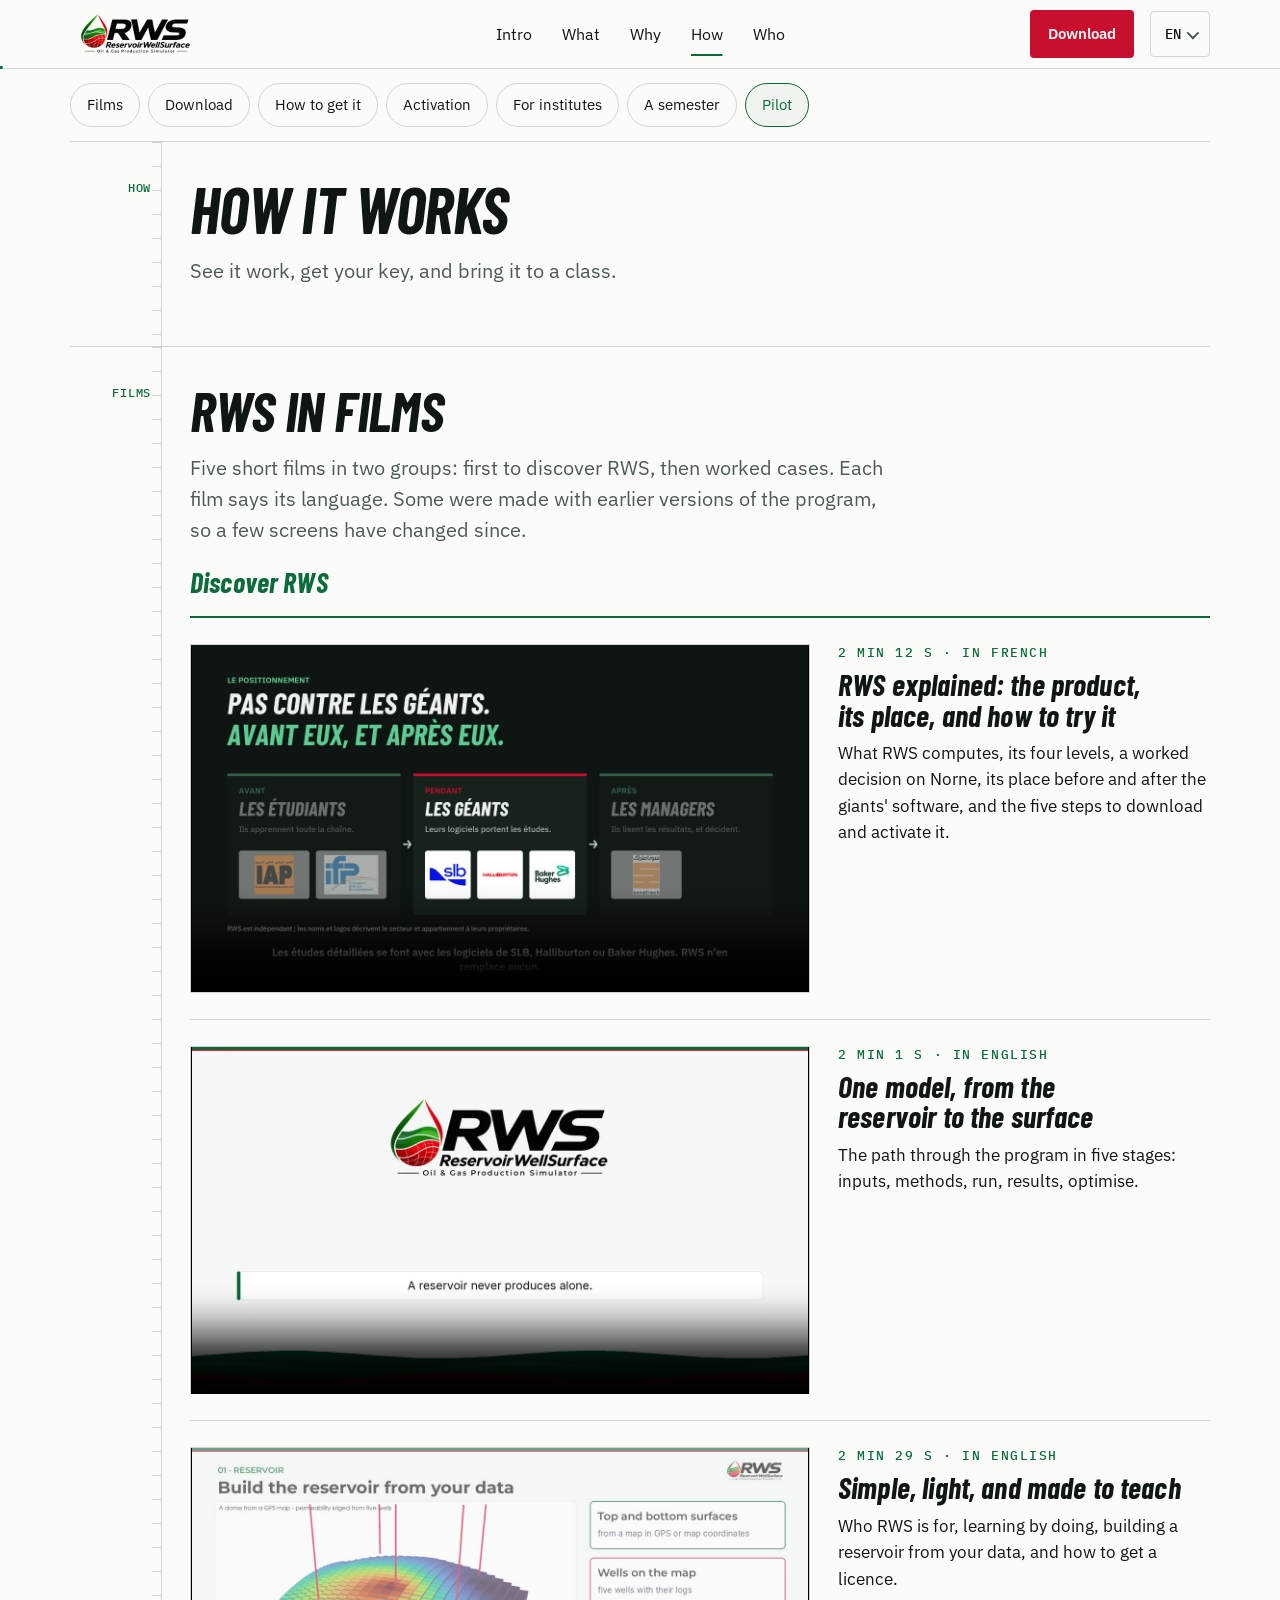
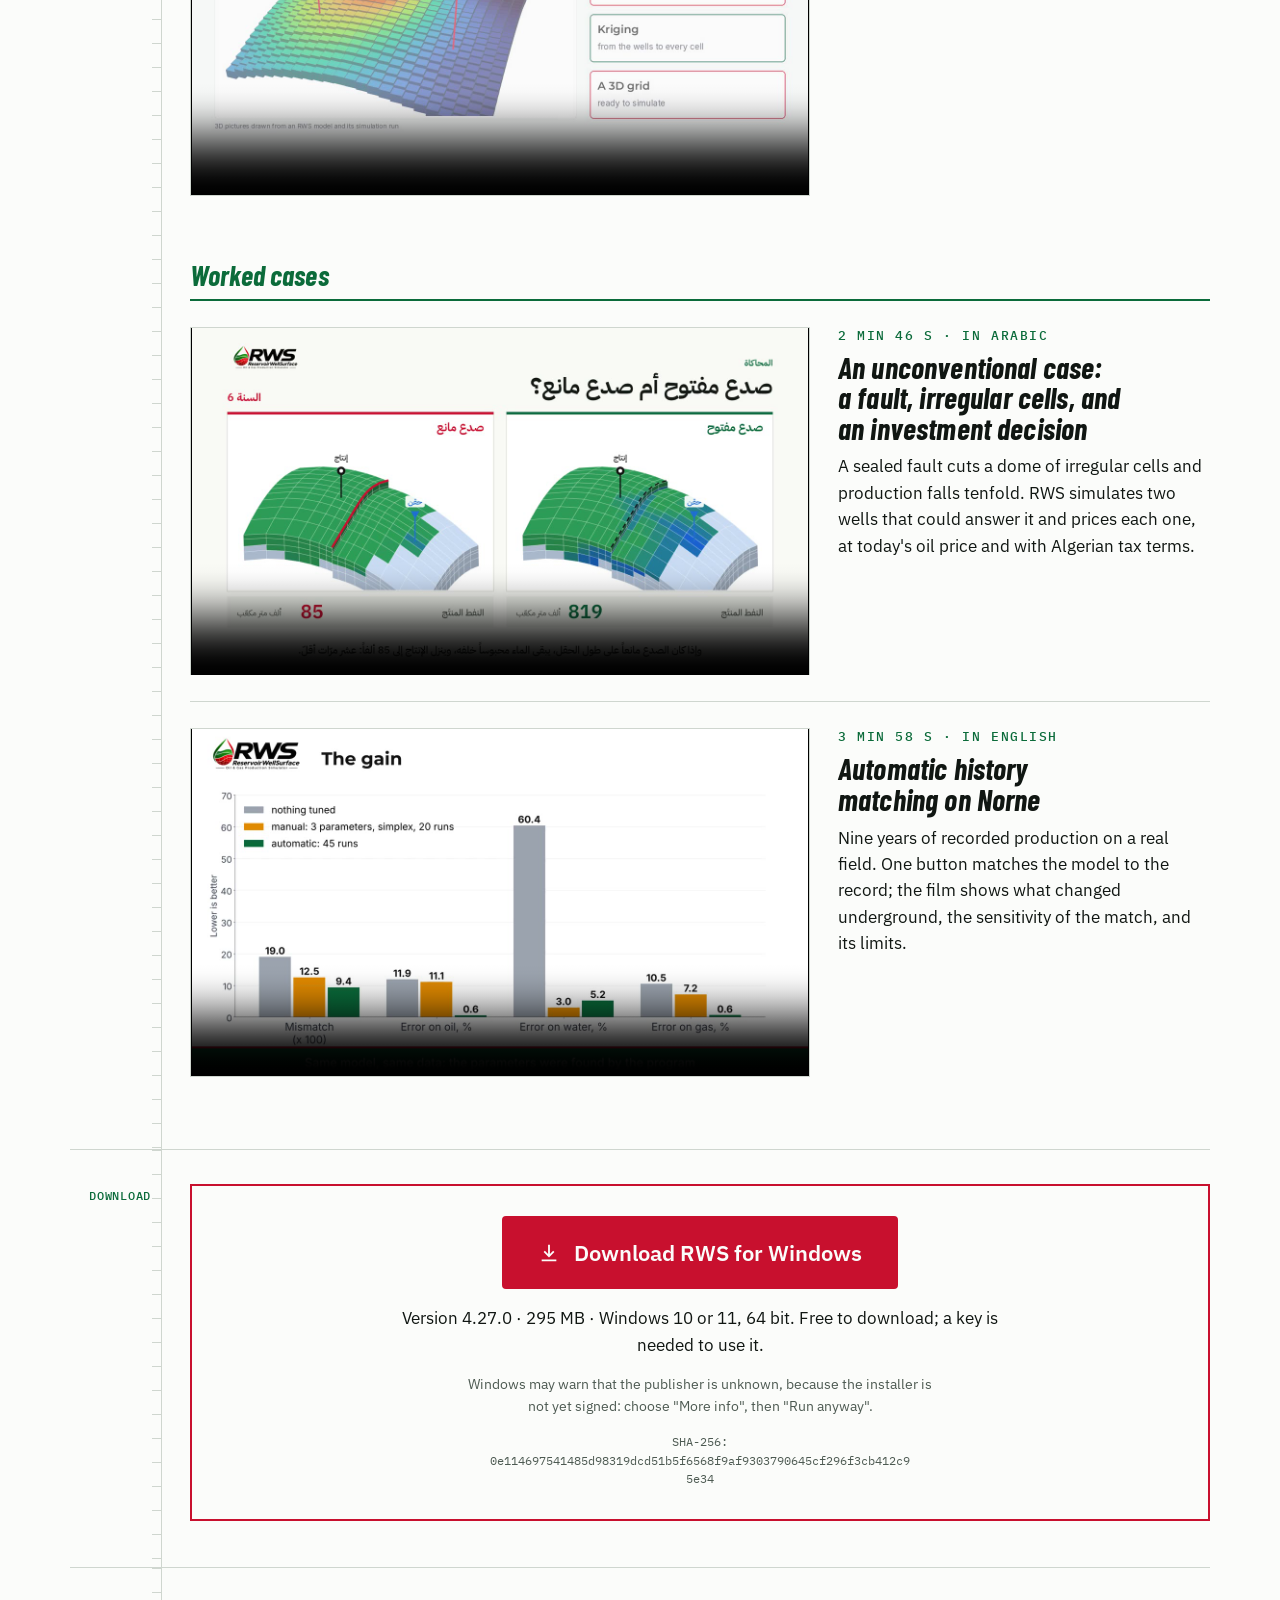
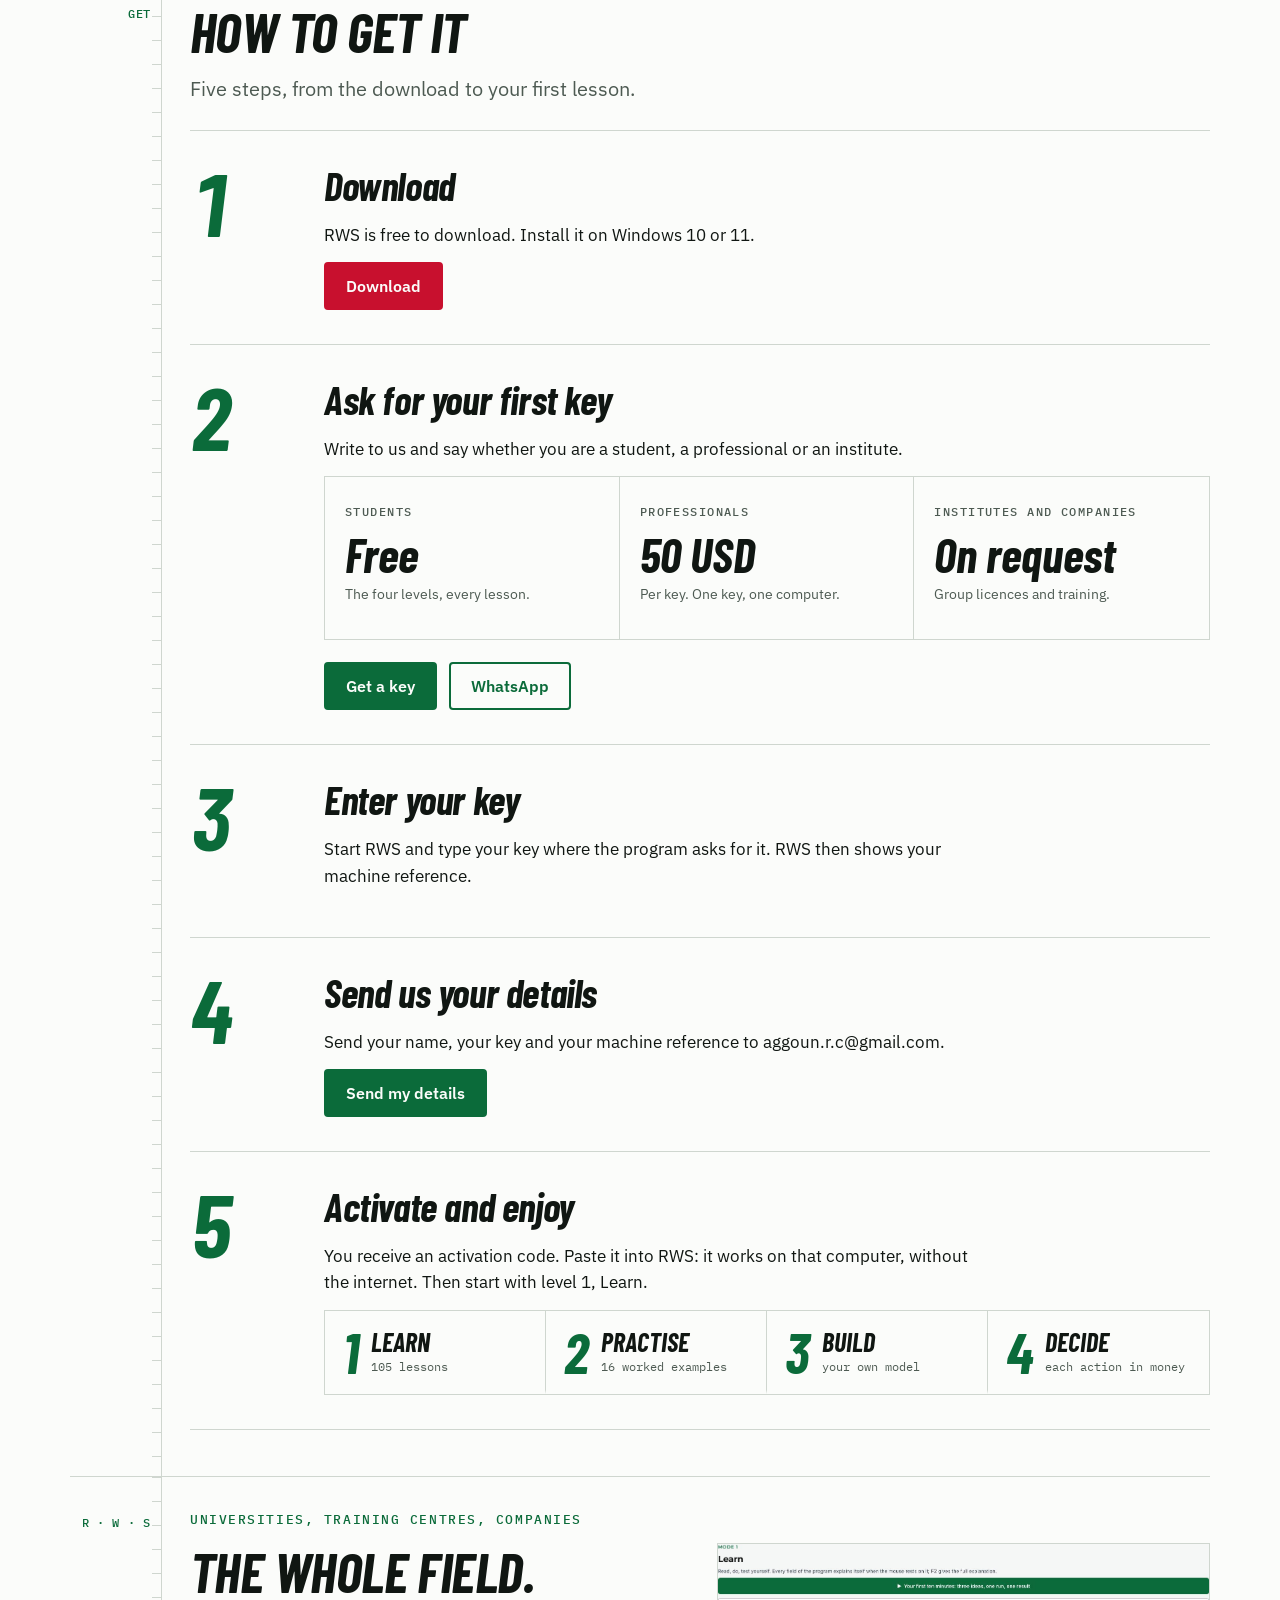
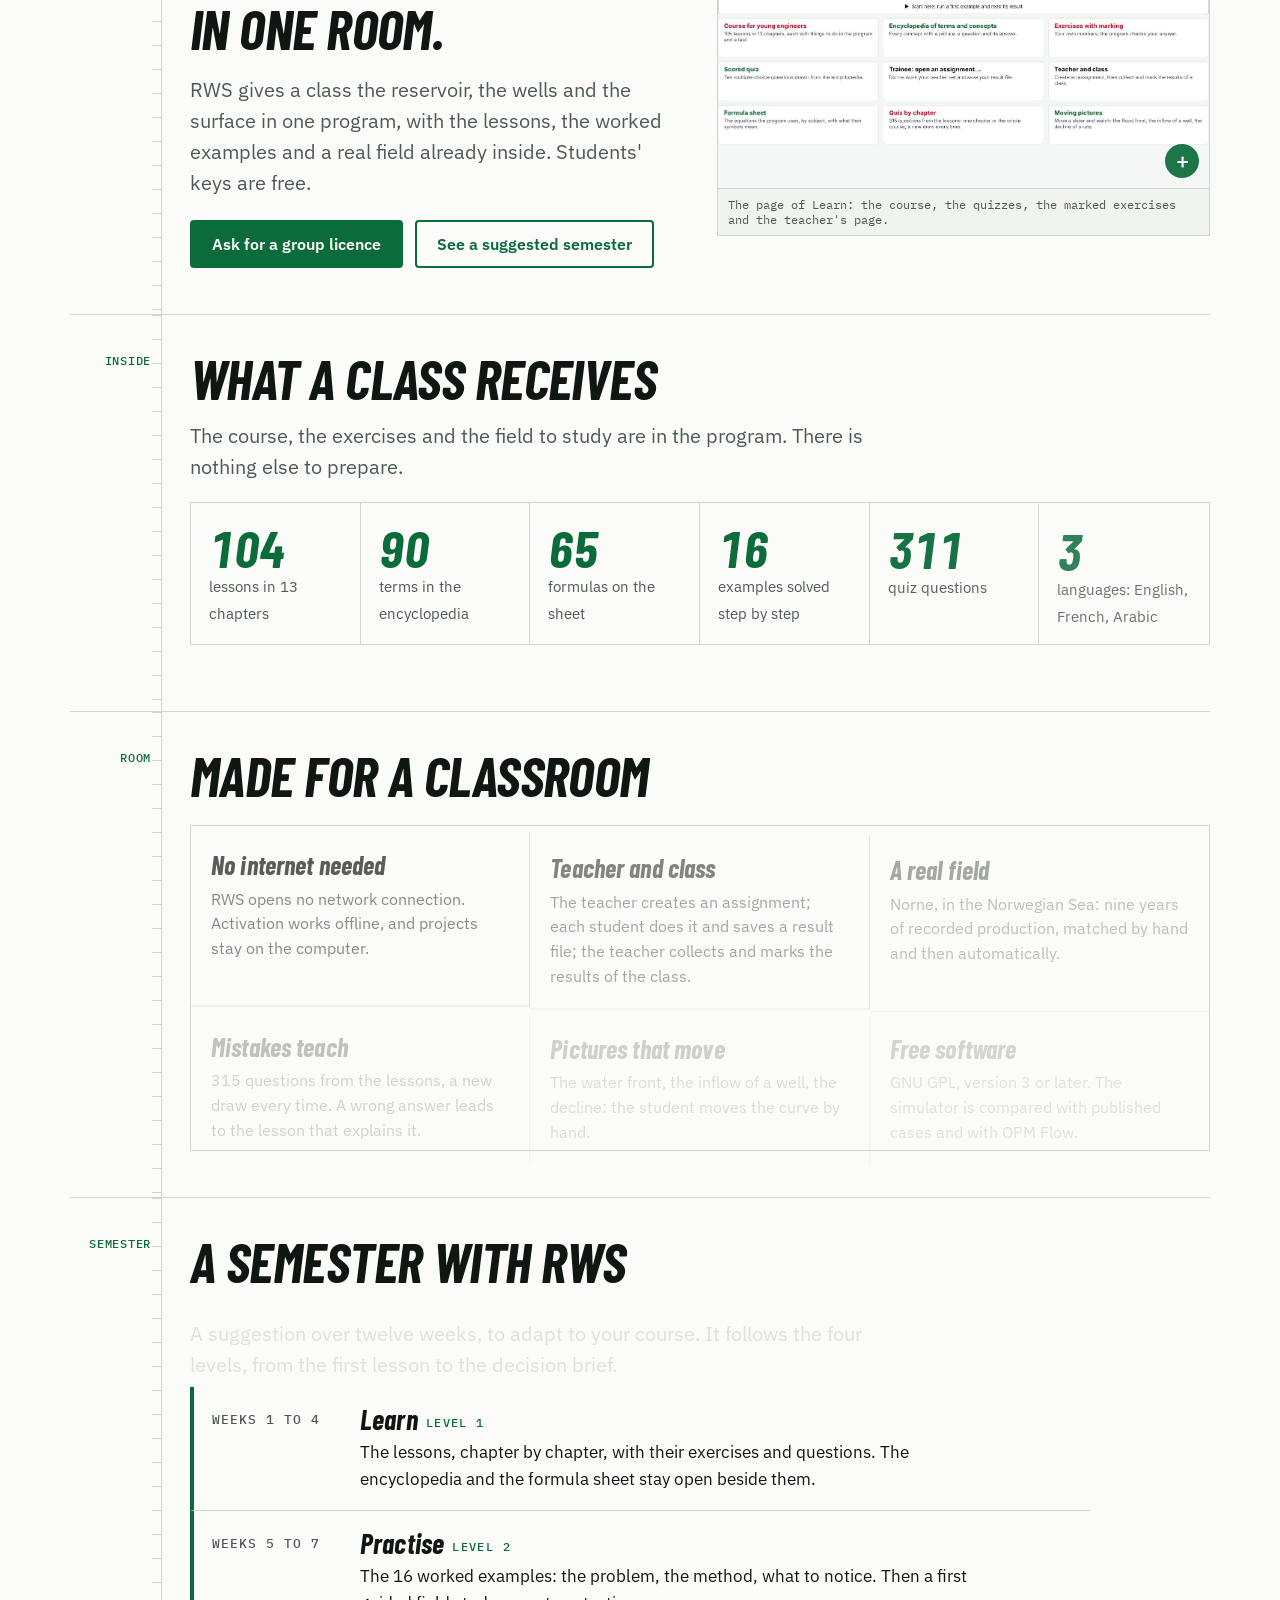
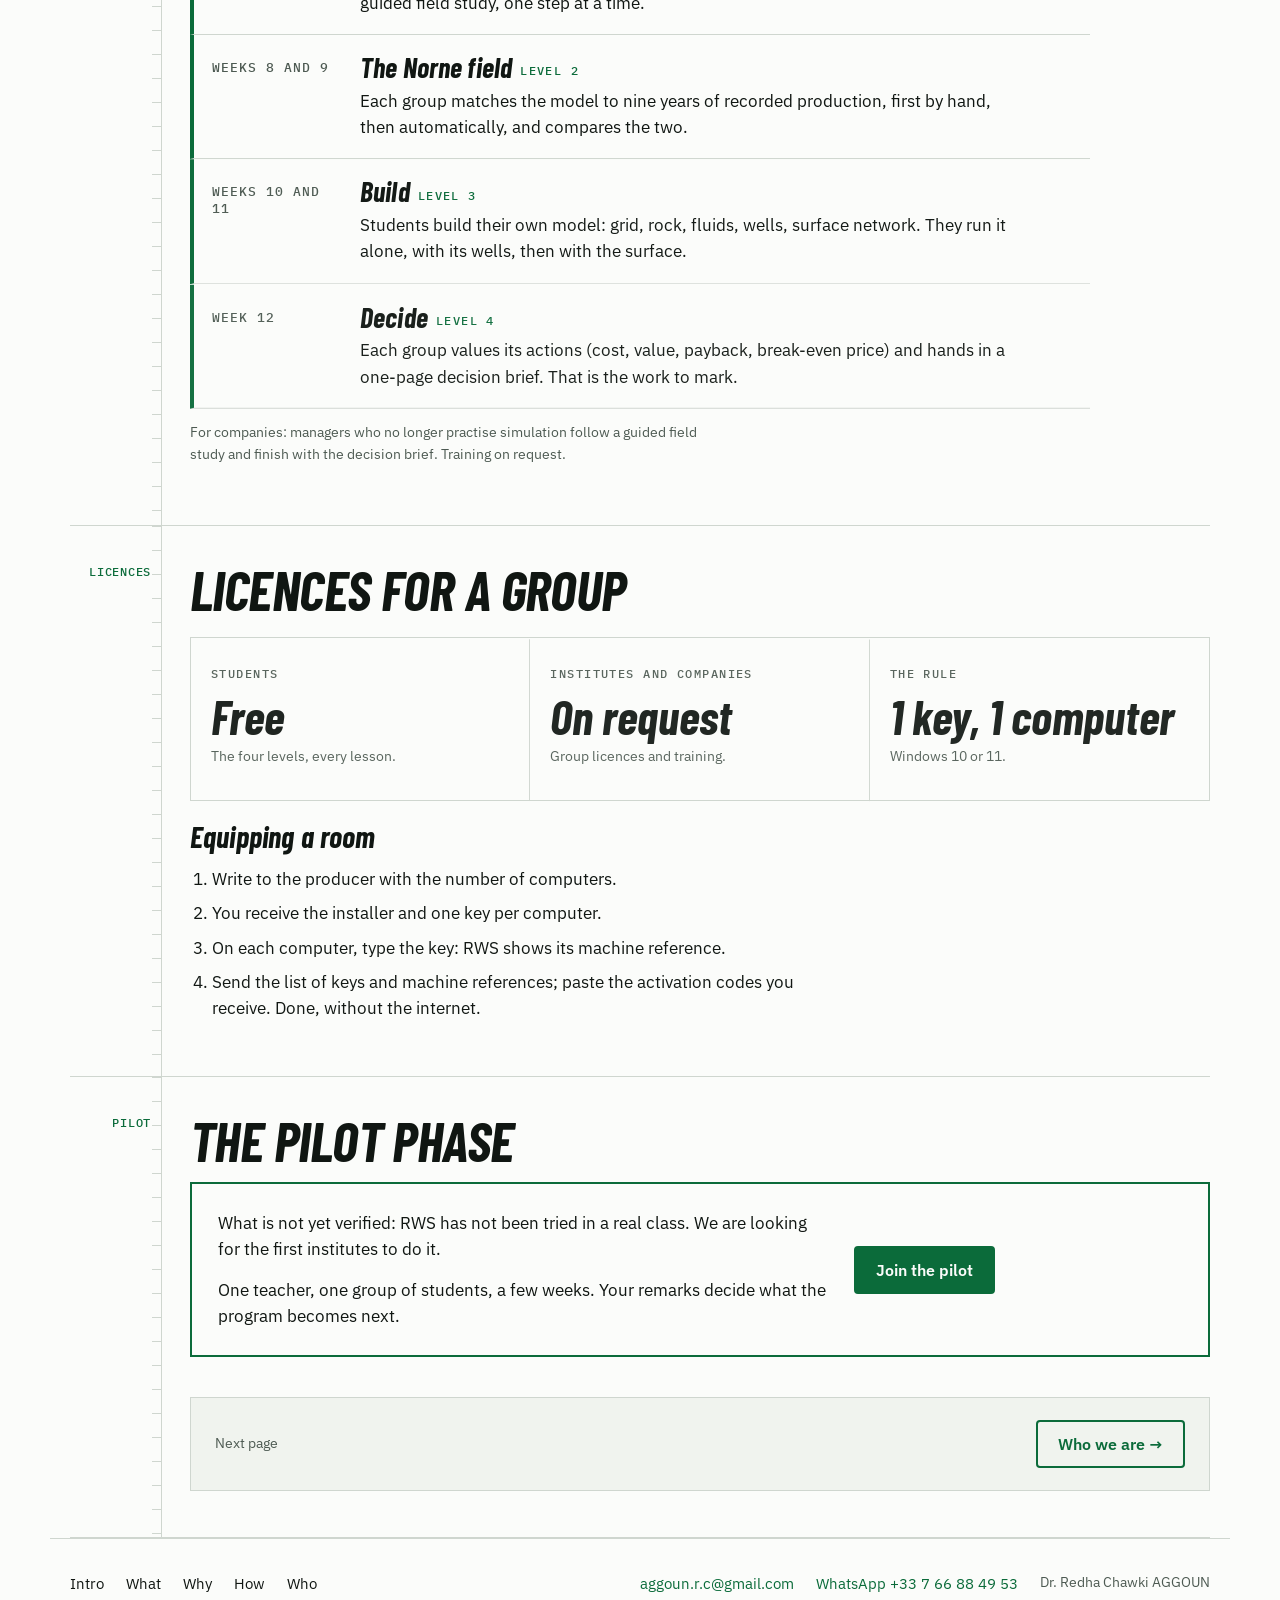
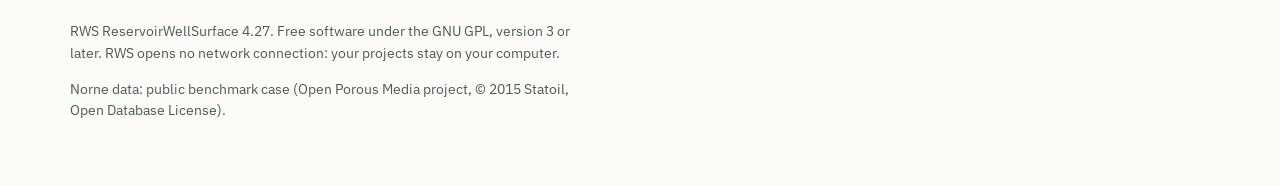
<file: institutes.html>
<!DOCTYPE html>
<html lang="en">
<head>
<meta charset="utf-8">
<title>RWS ReservoirWellSurface</title>
<meta http-equiv="refresh" content="0; url=how.html#institutes">
<link rel="canonical" href="https://redhaaggoun.github.io/rws-site/how.html">
<script>location.replace("how.html#institutes");</script>
</head>
<body><p><a href="how.html#institutes">RWS ReservoirWellSurface</a></p></body>
</html>
</file>
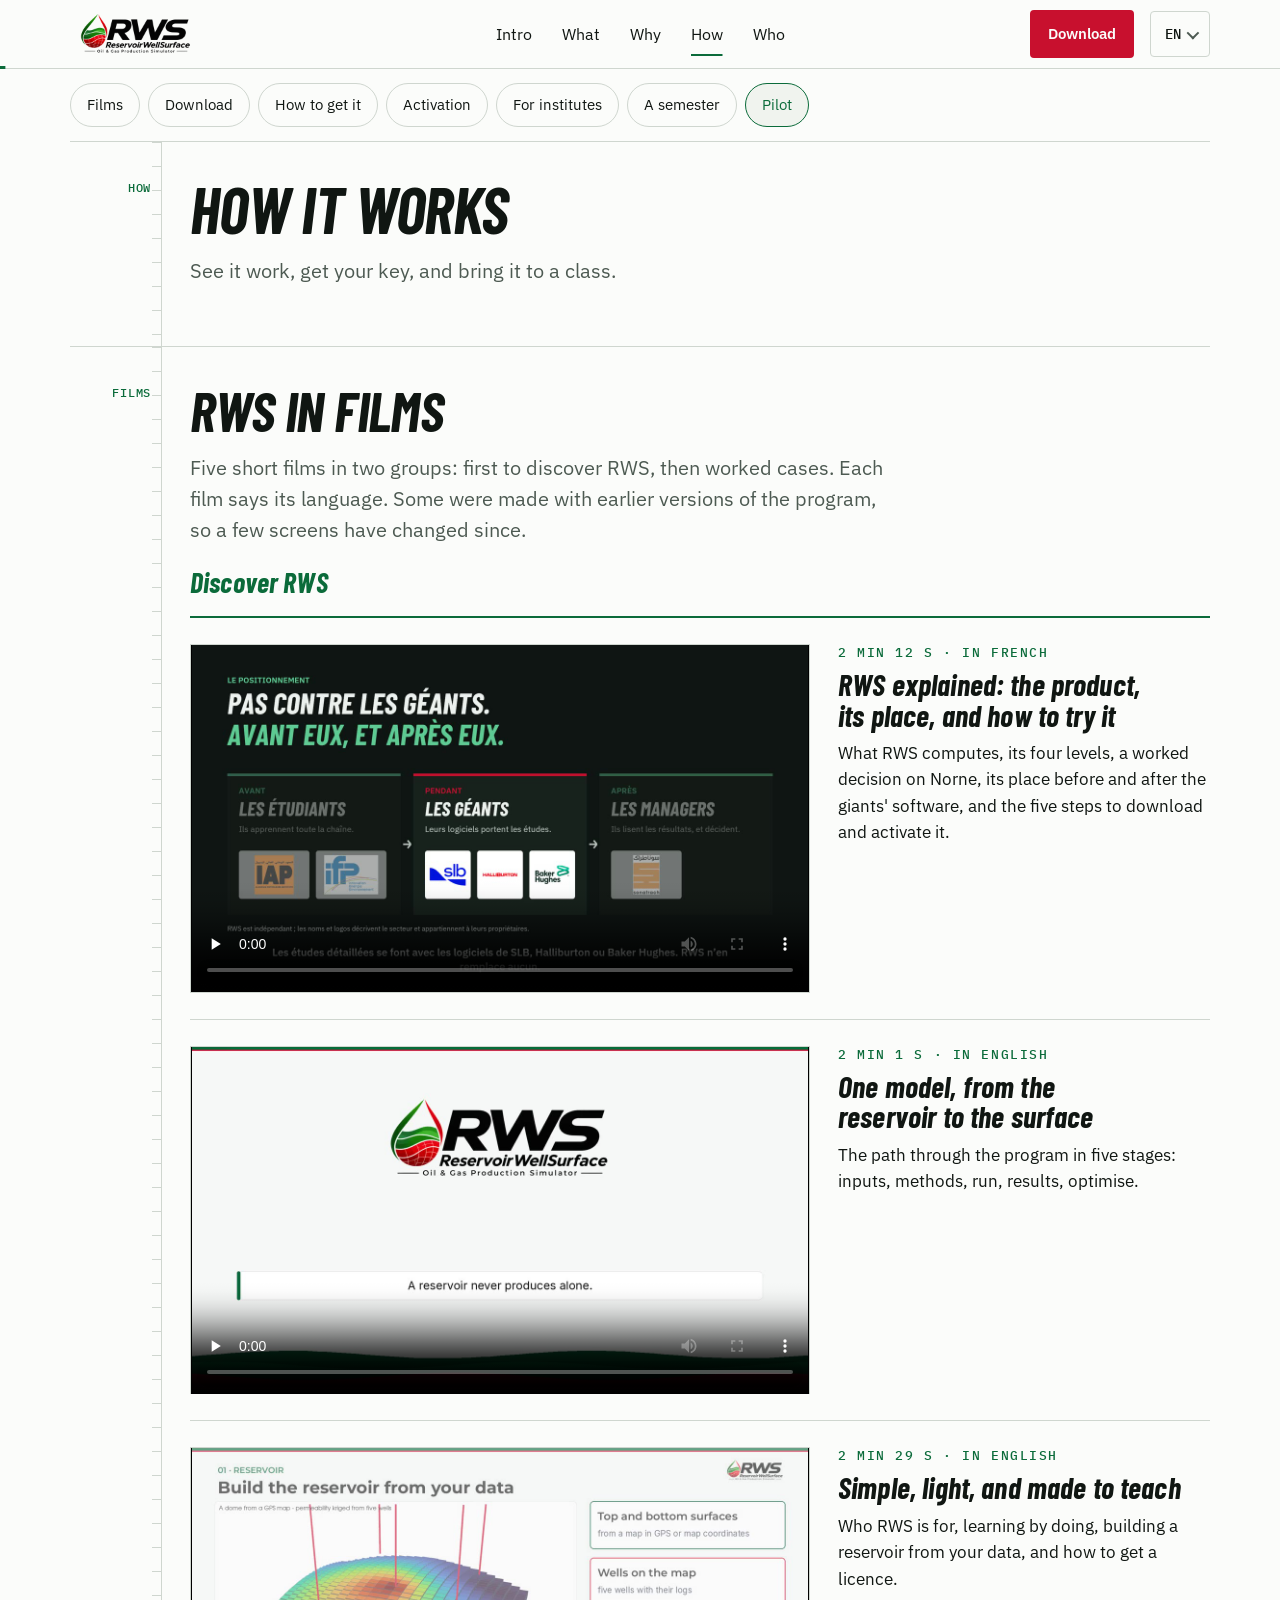
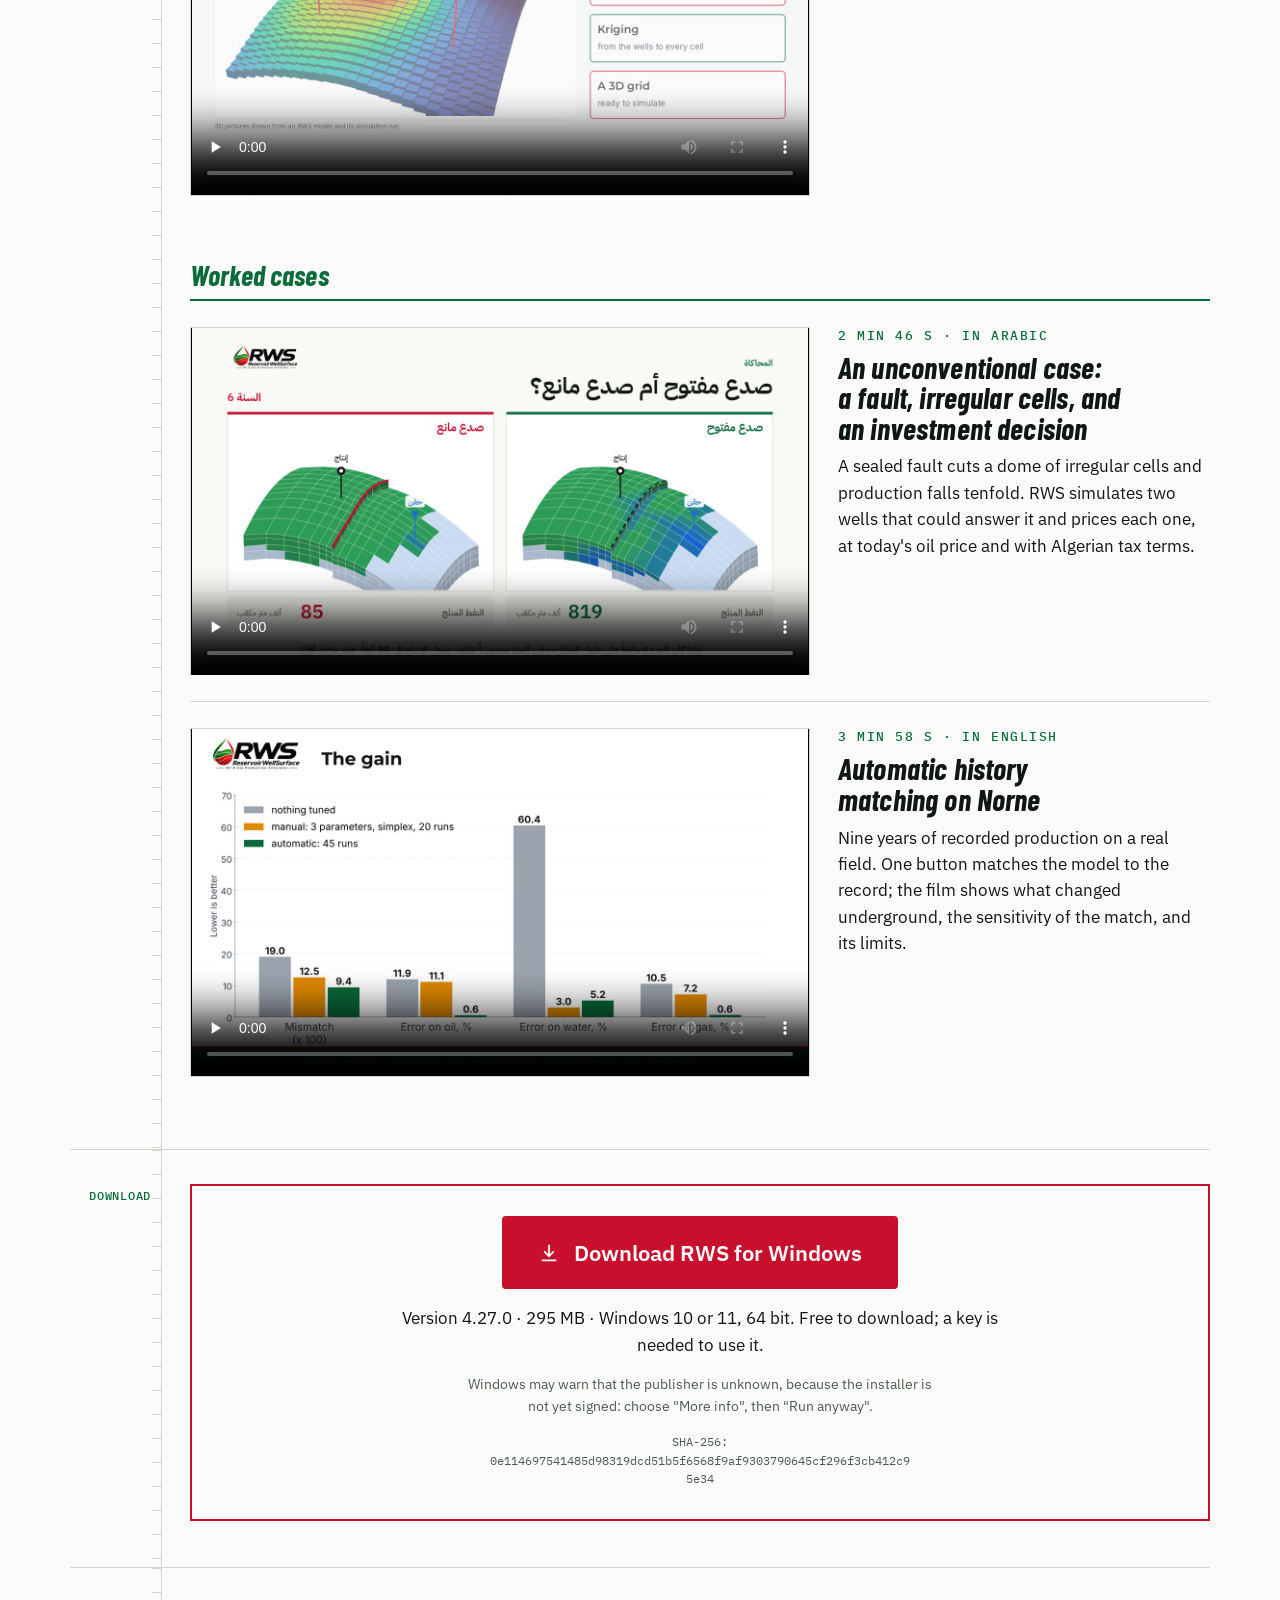
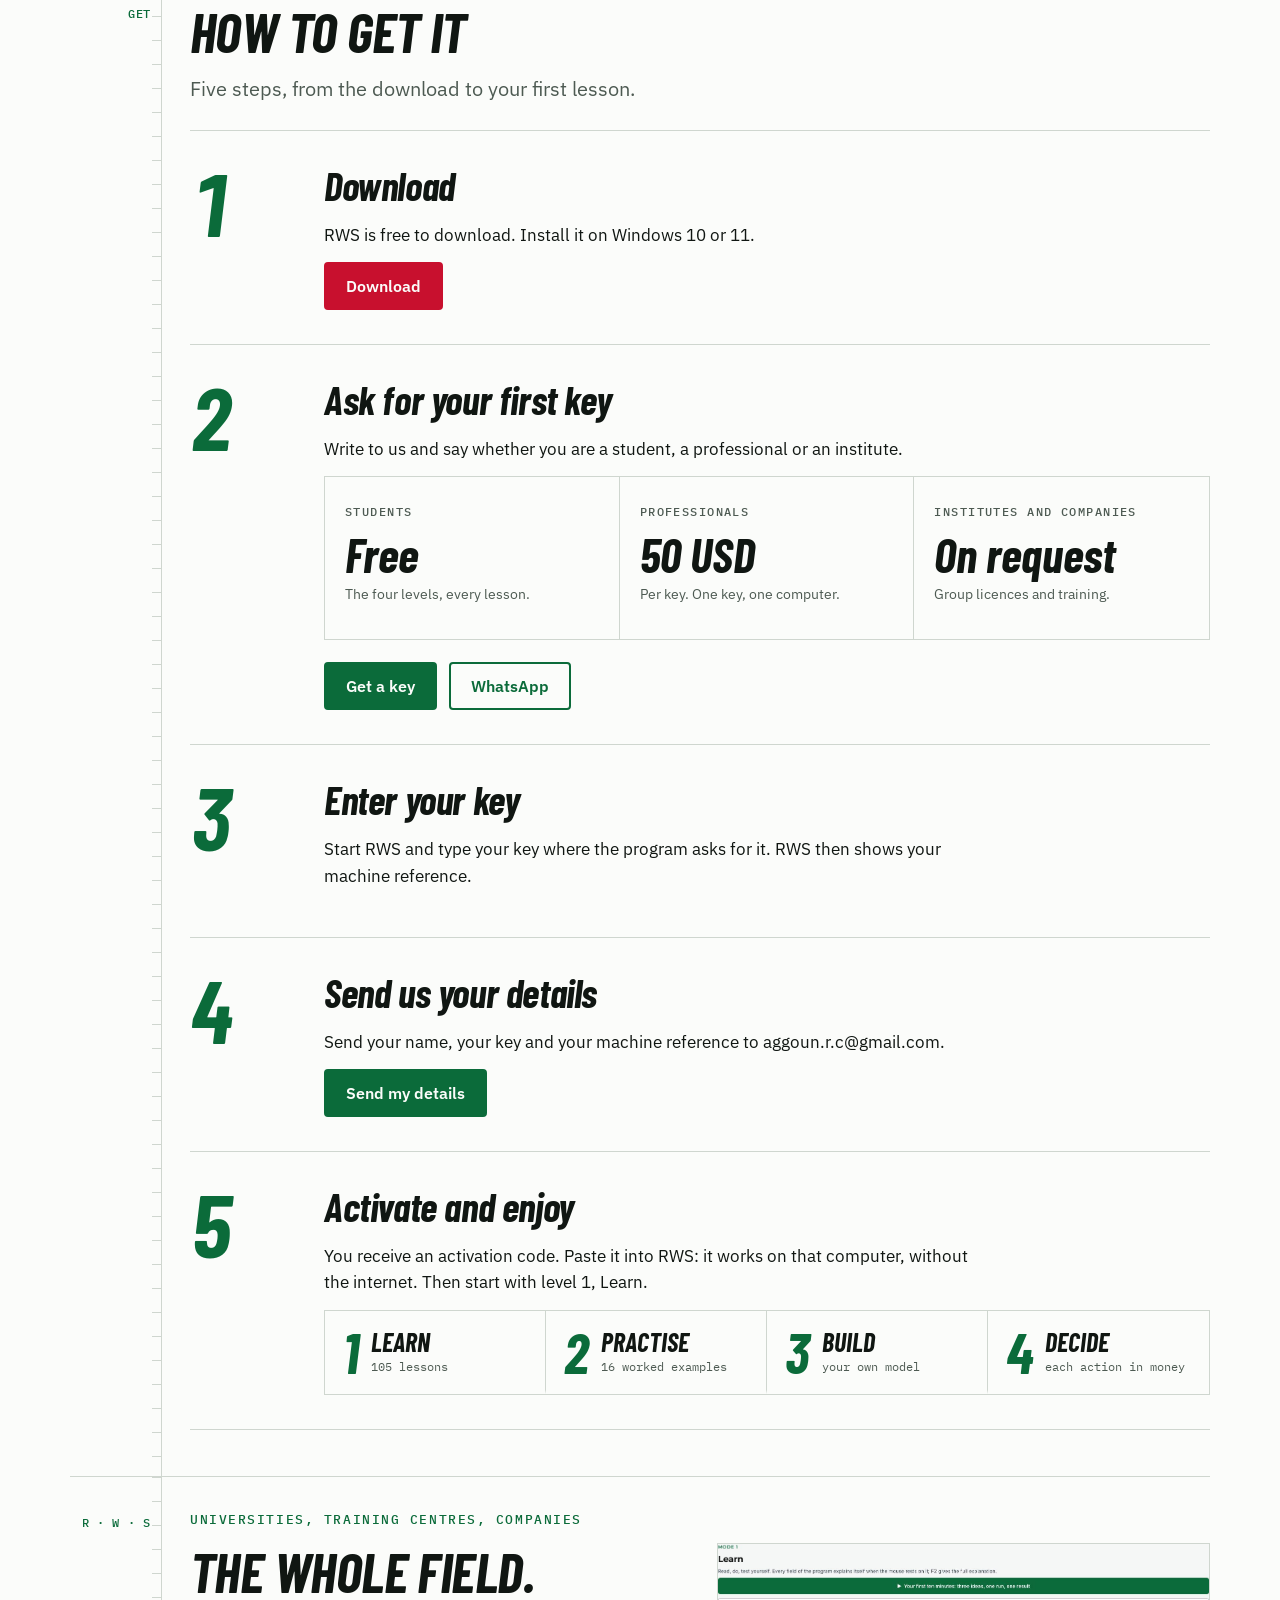
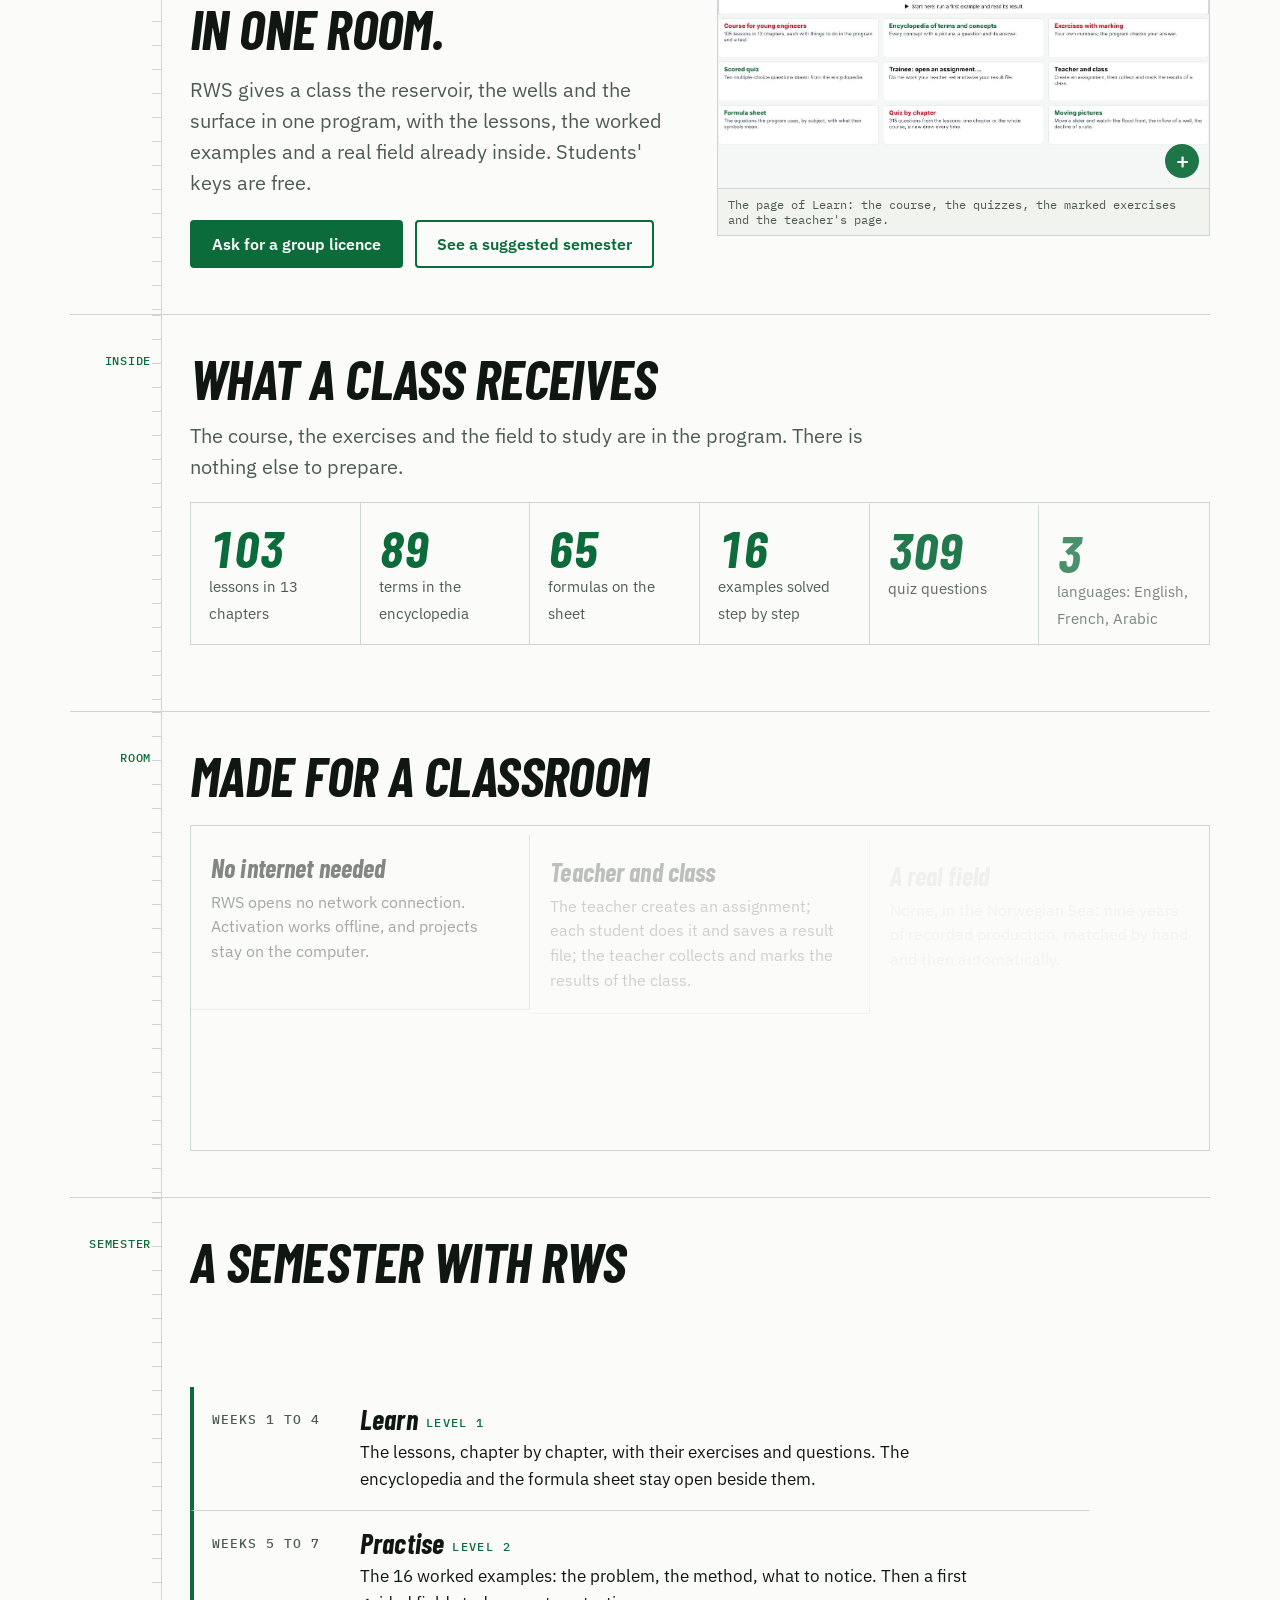
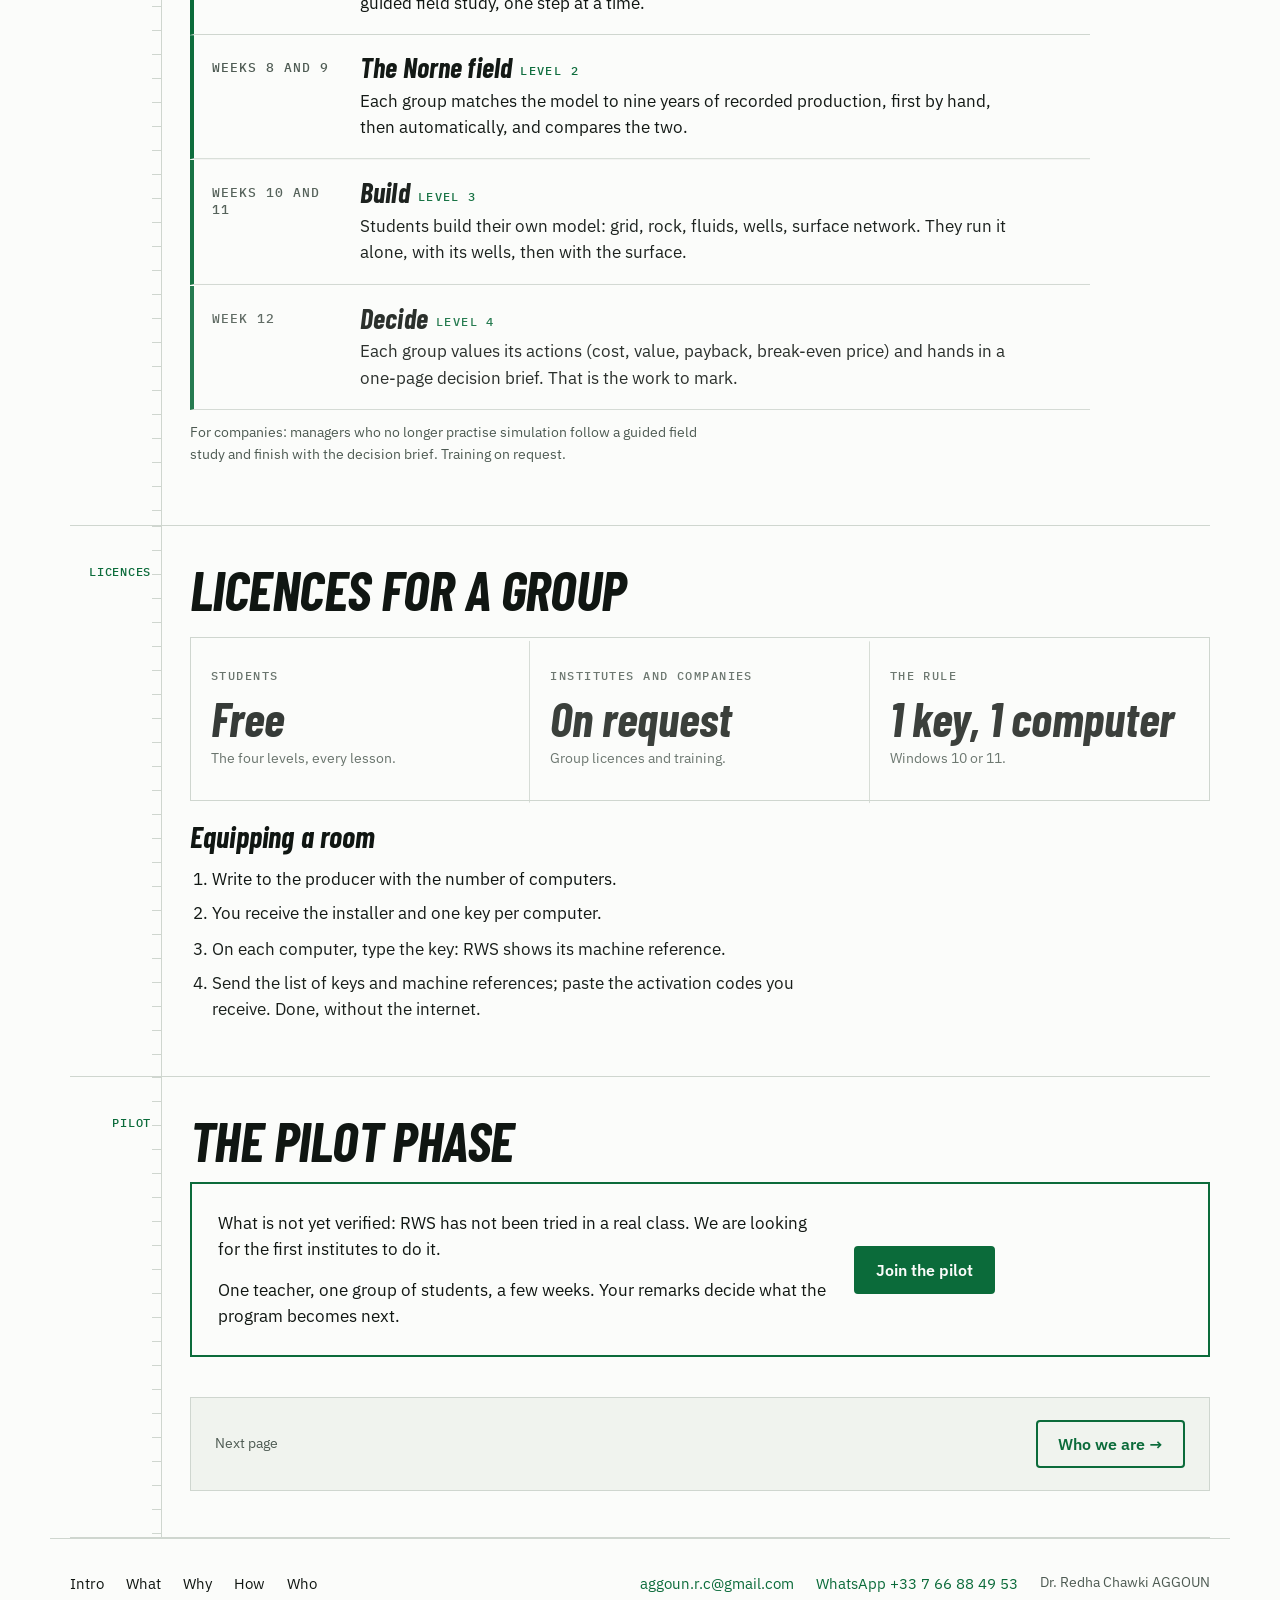
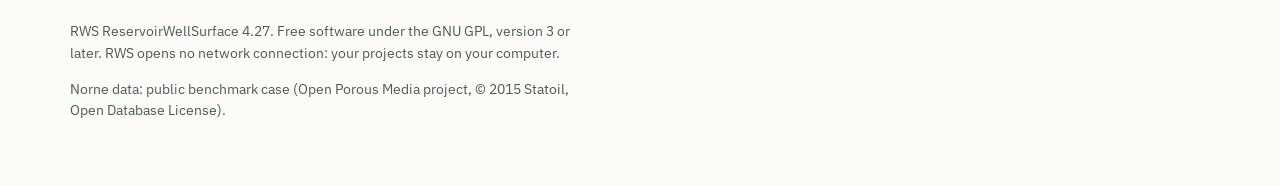
<file: key.html>
<!DOCTYPE html>
<html lang="en">
<head>
<meta charset="utf-8">
<title>RWS ReservoirWellSurface</title>
<meta http-equiv="refresh" content="0; url=how.html#key">
<link rel="canonical" href="https://redhaaggoun.github.io/rws-site/how.html">
<script>location.replace("how.html#key" + (location.hash && "how.html#key".indexOf("#") < 0 ? location.hash : ""));</script>
</head>
<body><p><a href="how.html#key">RWS ReservoirWellSurface</a></p></body>
</html>
</file>
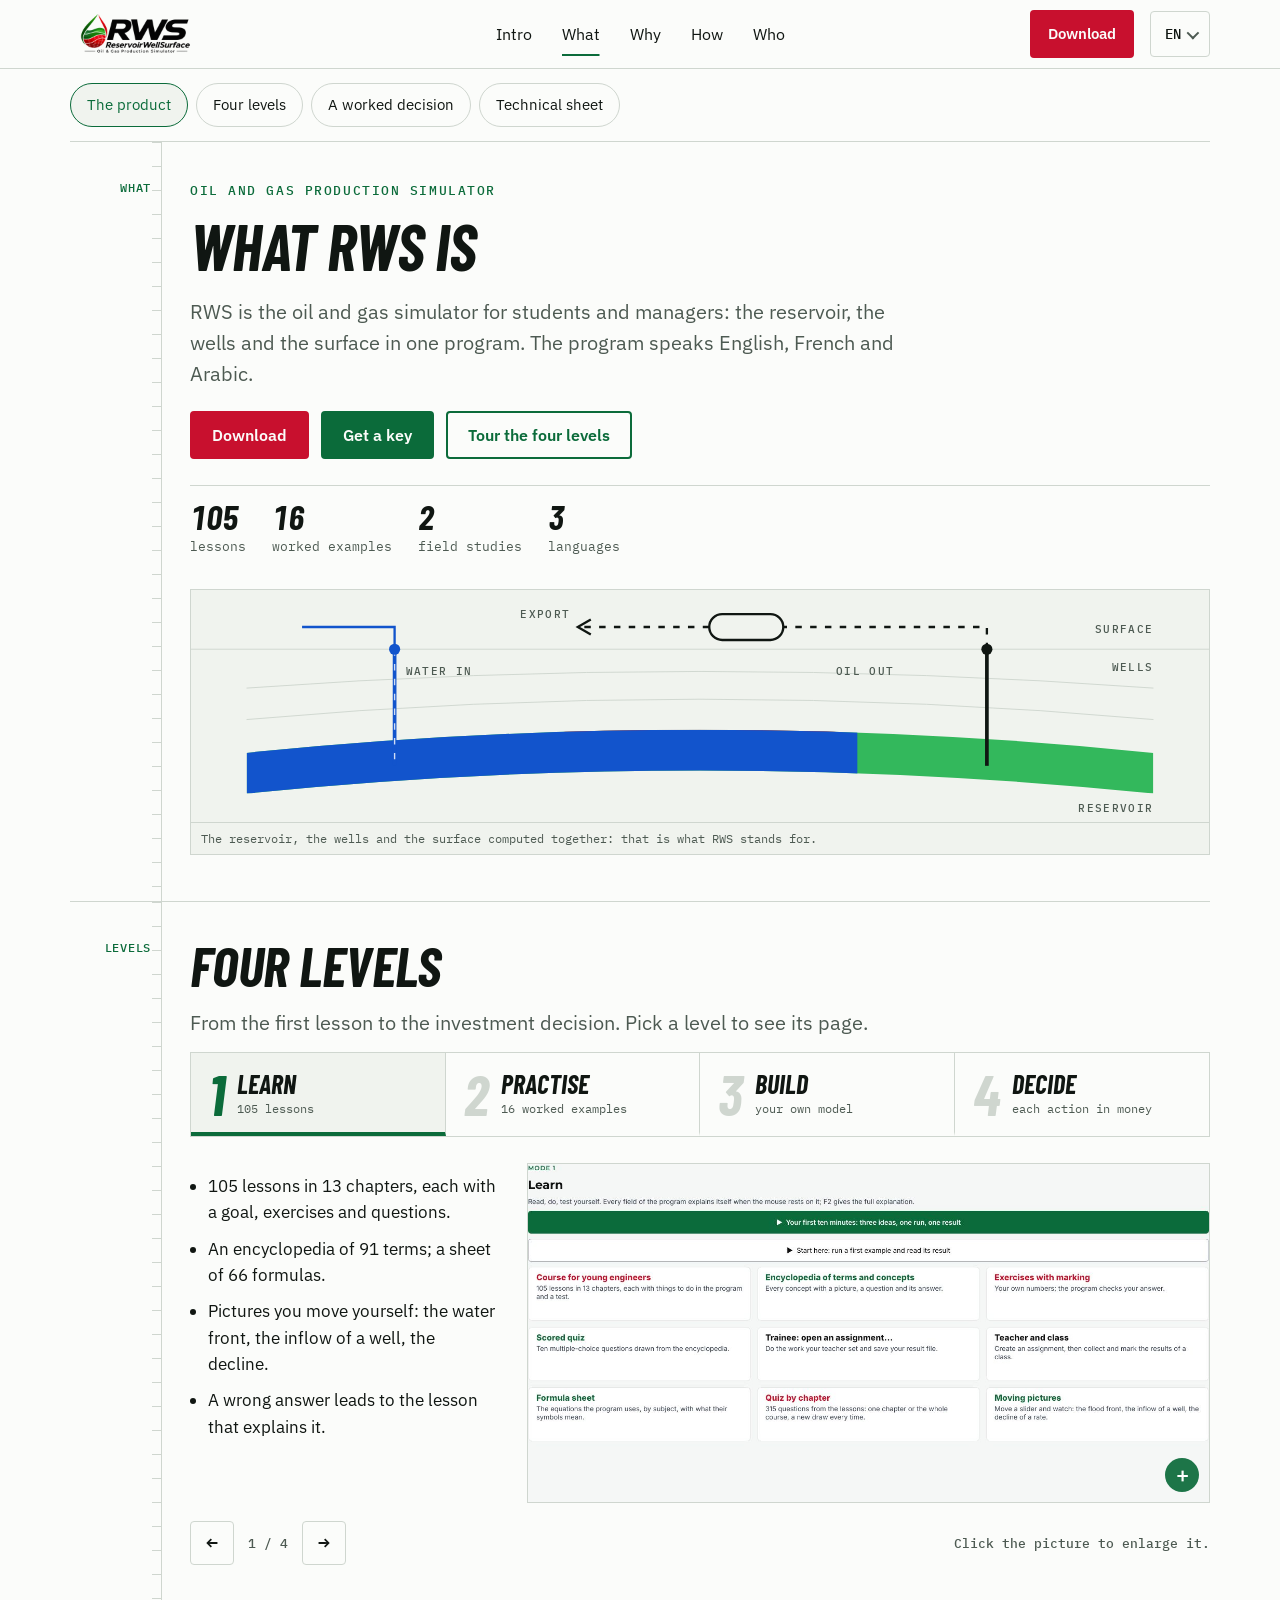
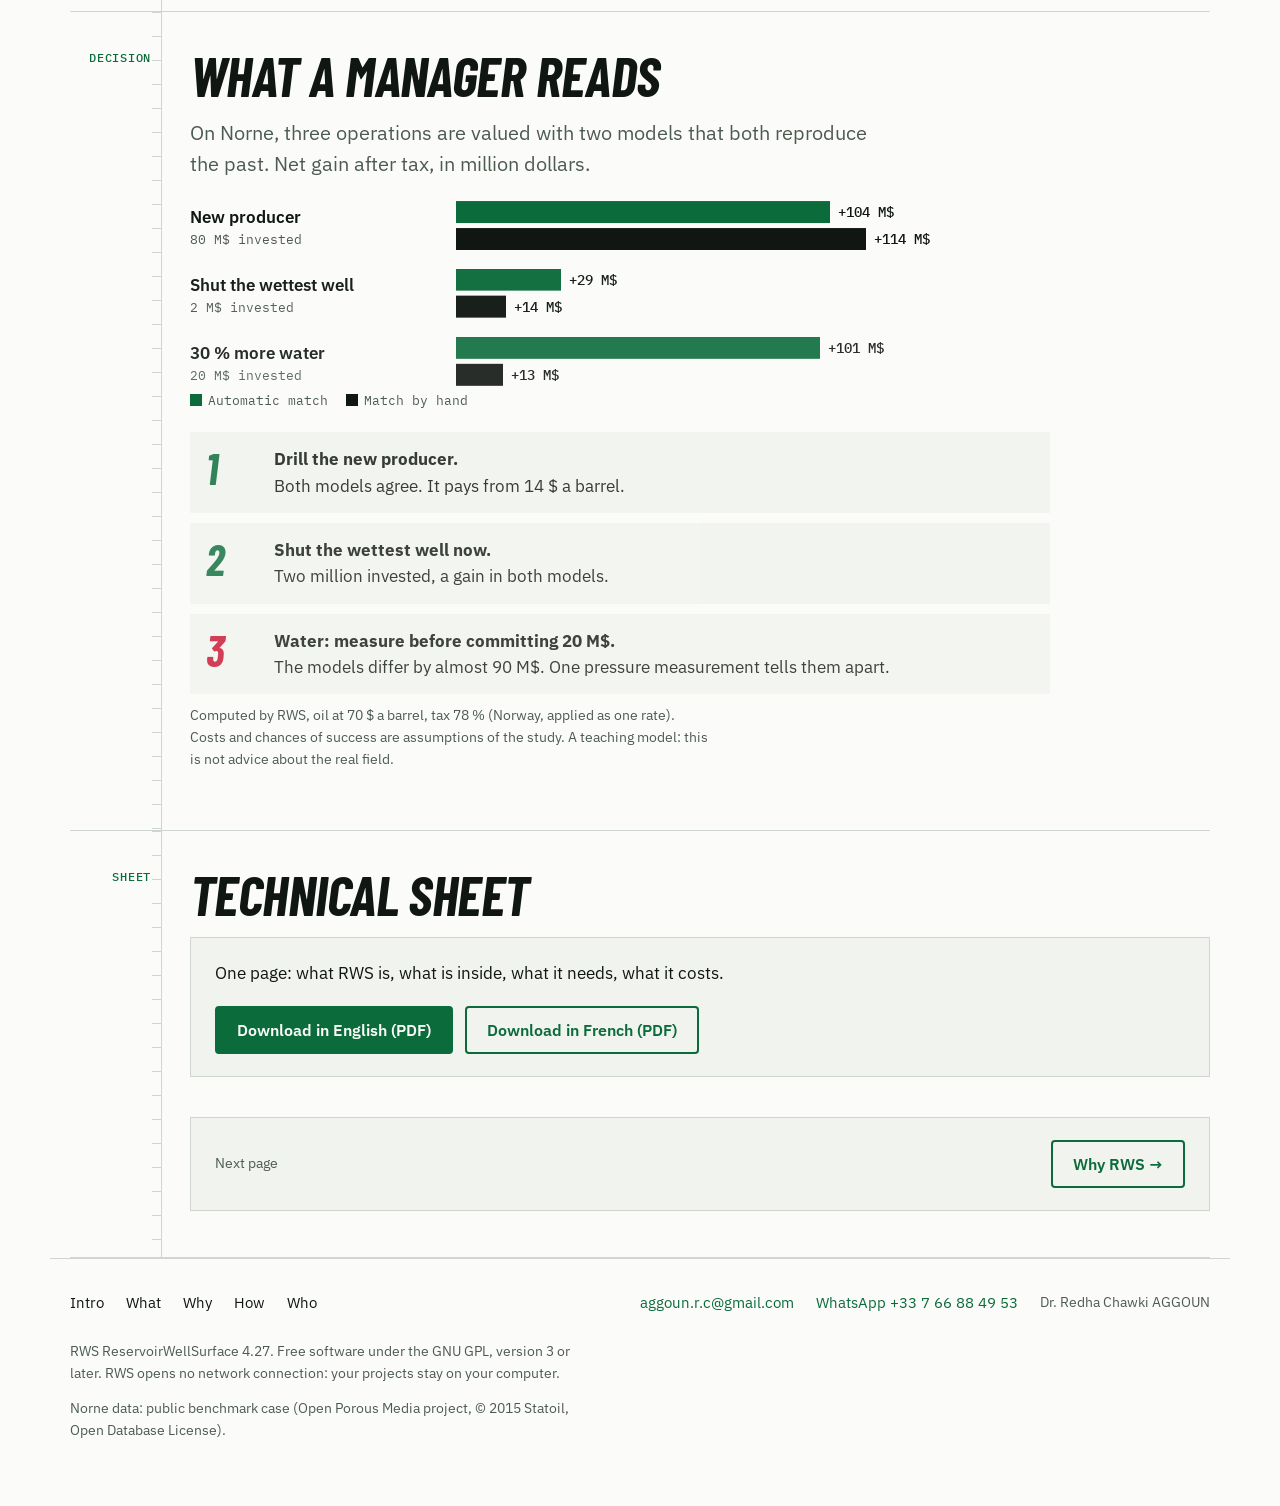
<file: levels.html>
<!DOCTYPE html>
<html lang="en">
<head>
<meta charset="utf-8">
<title>RWS ReservoirWellSurface</title>
<meta http-equiv="refresh" content="0; url=what.html">
<link rel="canonical" href="https://redhaaggoun.github.io/rws-site/what.html">
<script>location.replace("what.html" + (location.hash && "what.html".indexOf("#") < 0 ? location.hash : ""));</script>
</head>
<body><p><a href="what.html">RWS ReservoirWellSurface</a></p></body>
</html>
</file>
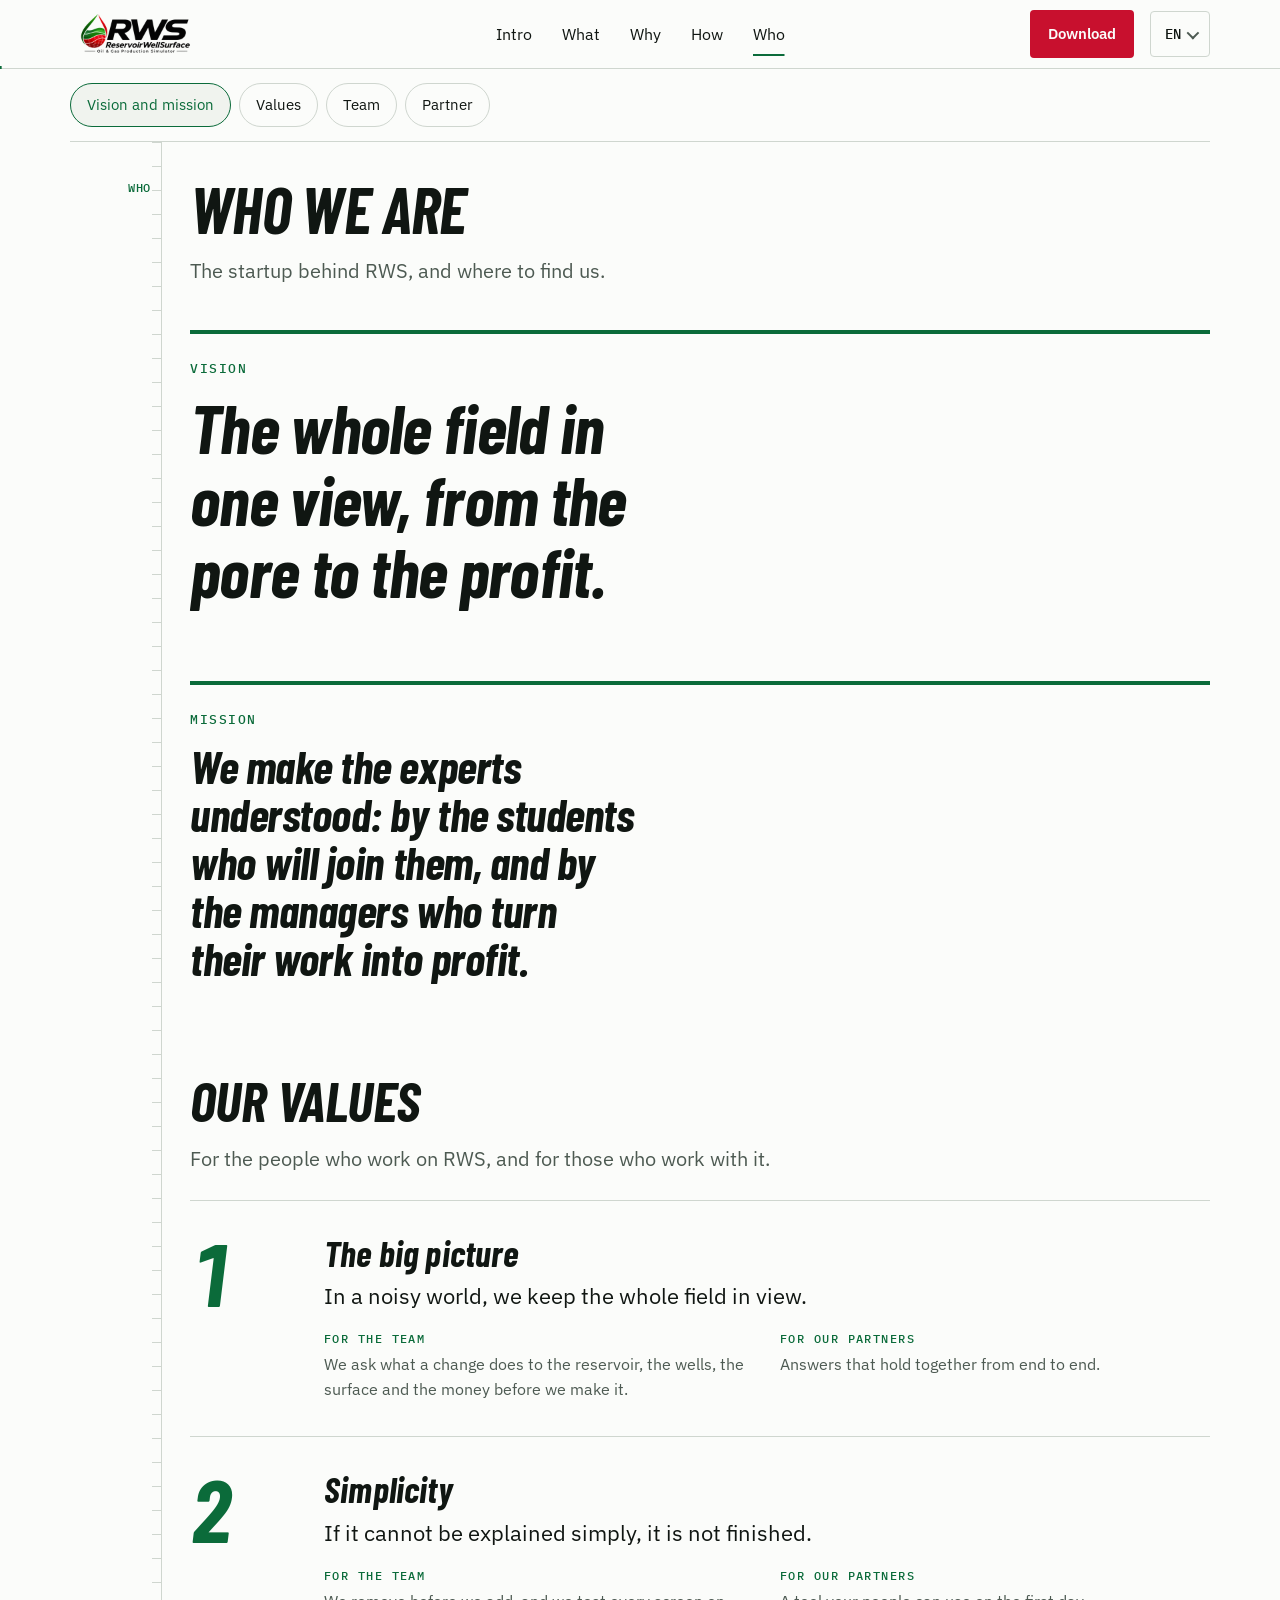
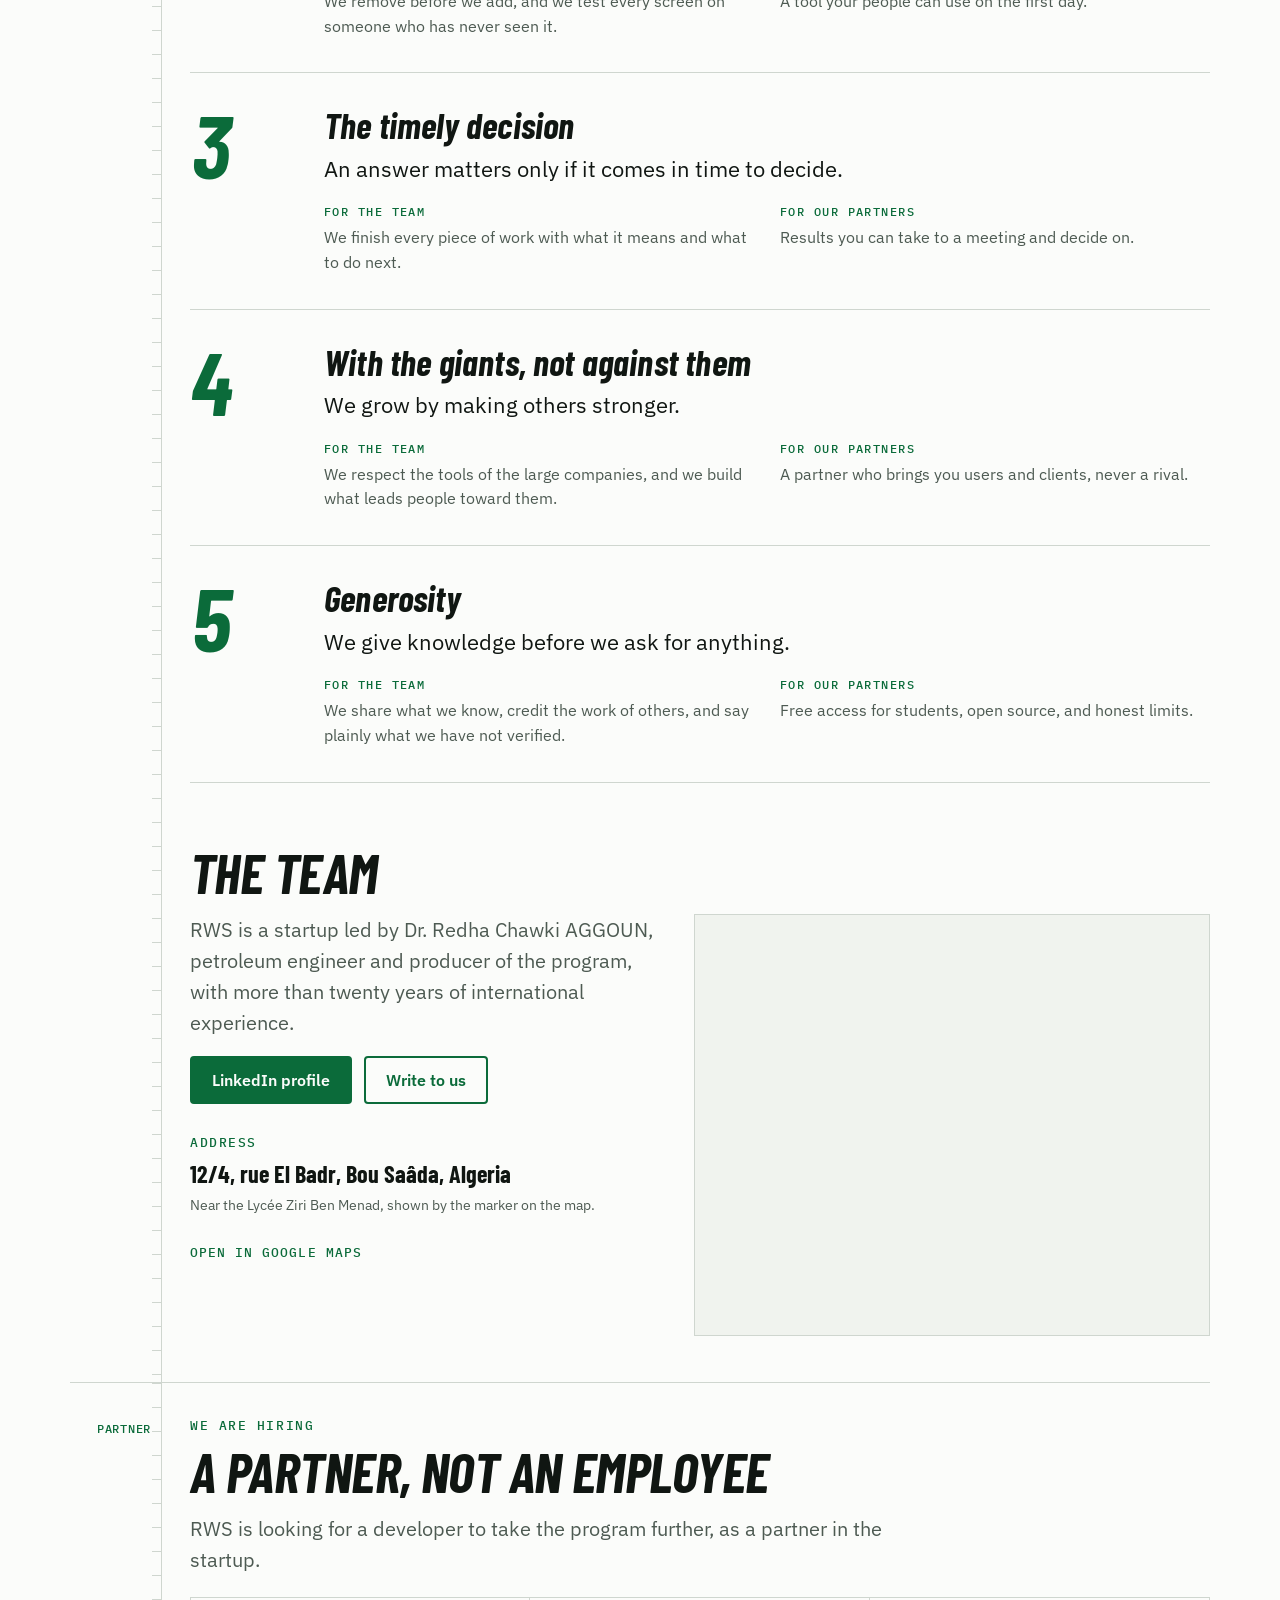
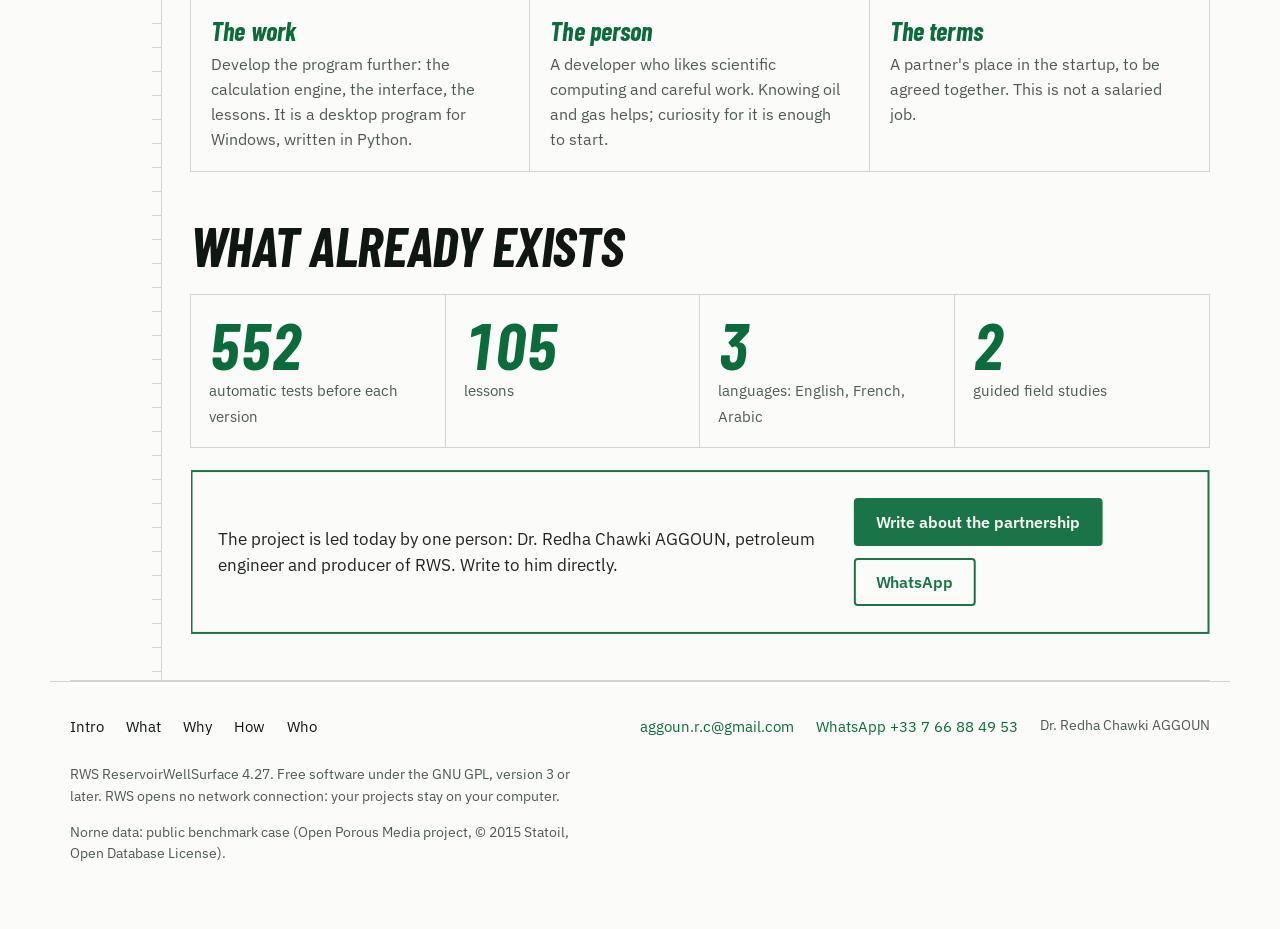
<file: partner.html>
<!DOCTYPE html>
<html lang="en">
<head>
<meta charset="utf-8">
<title>RWS ReservoirWellSurface</title>
<meta http-equiv="refresh" content="0; url=who.html#partner">
<link rel="canonical" href="https://redhaaggoun.github.io/rws-site/who.html">
<script>location.replace("who.html#partner");</script>
</head>
<body><p><a href="who.html#partner">RWS ReservoirWellSurface</a></p></body>
</html>
</file>
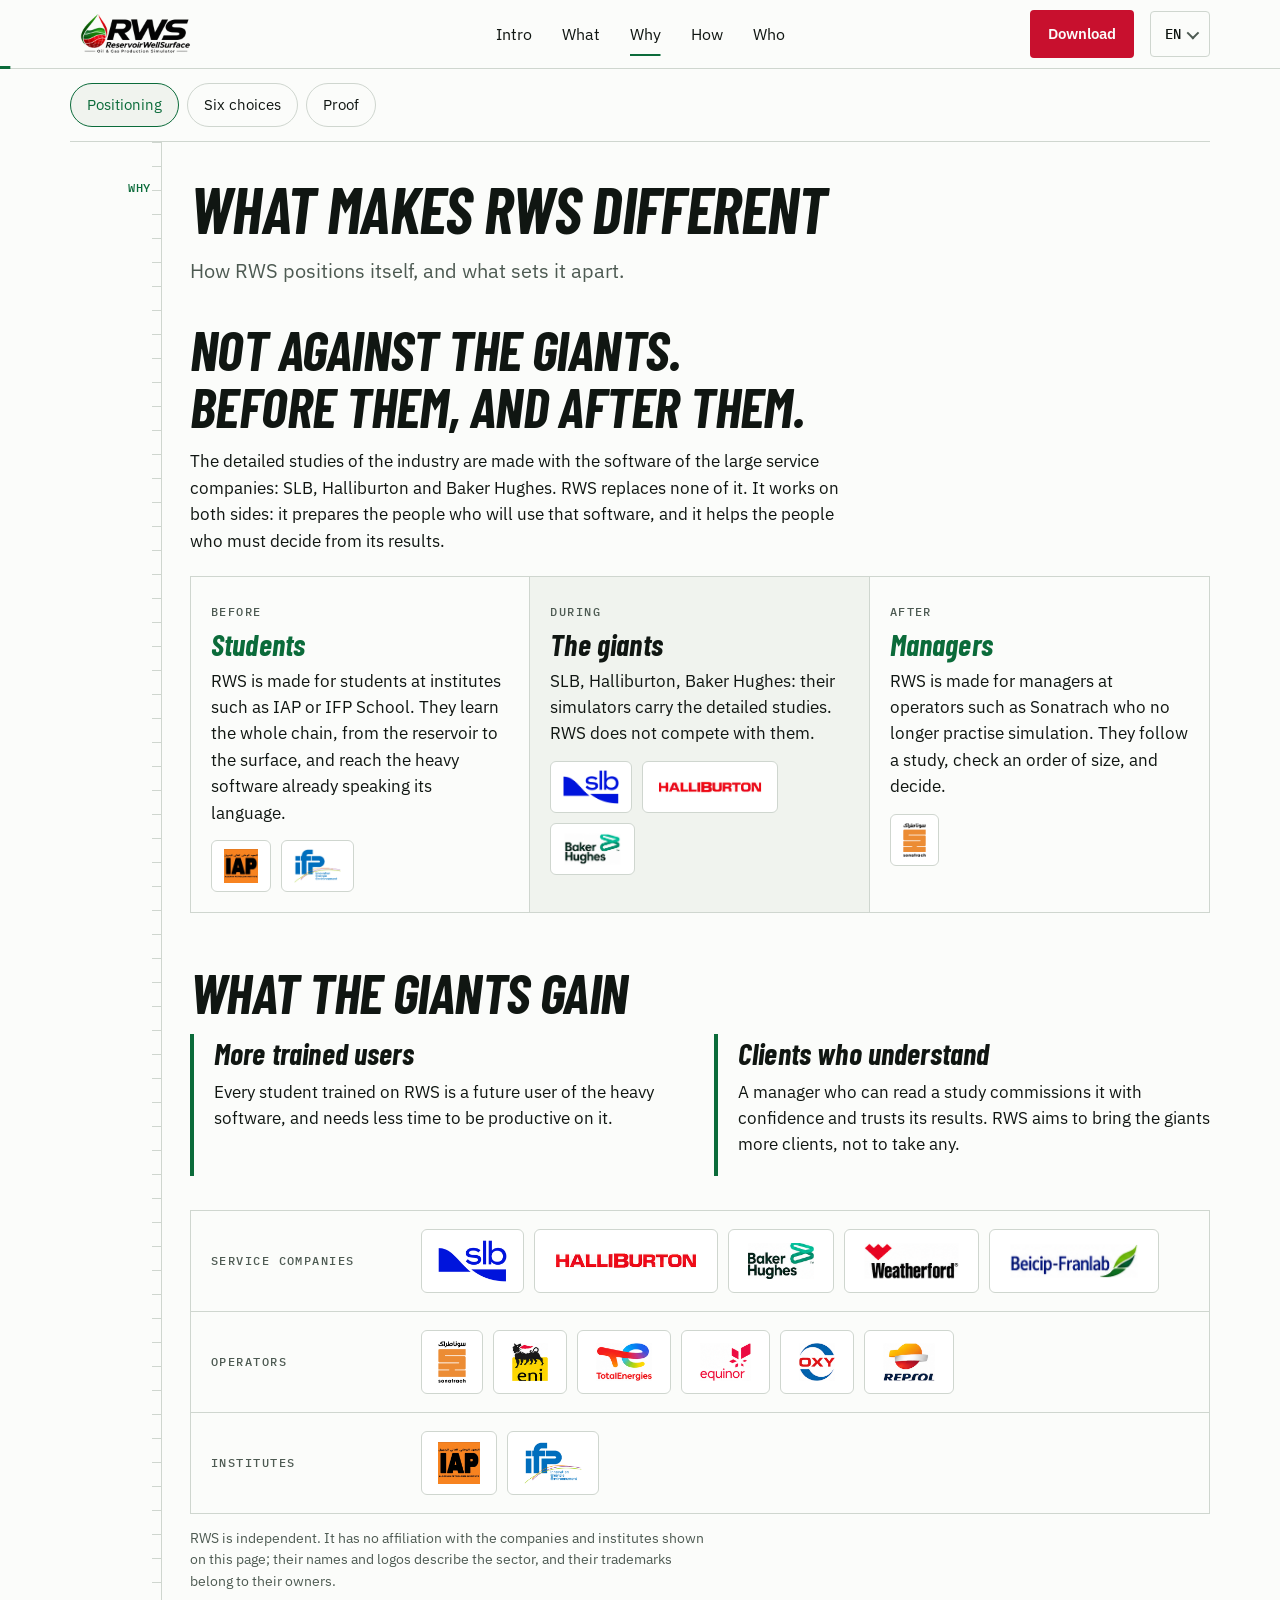
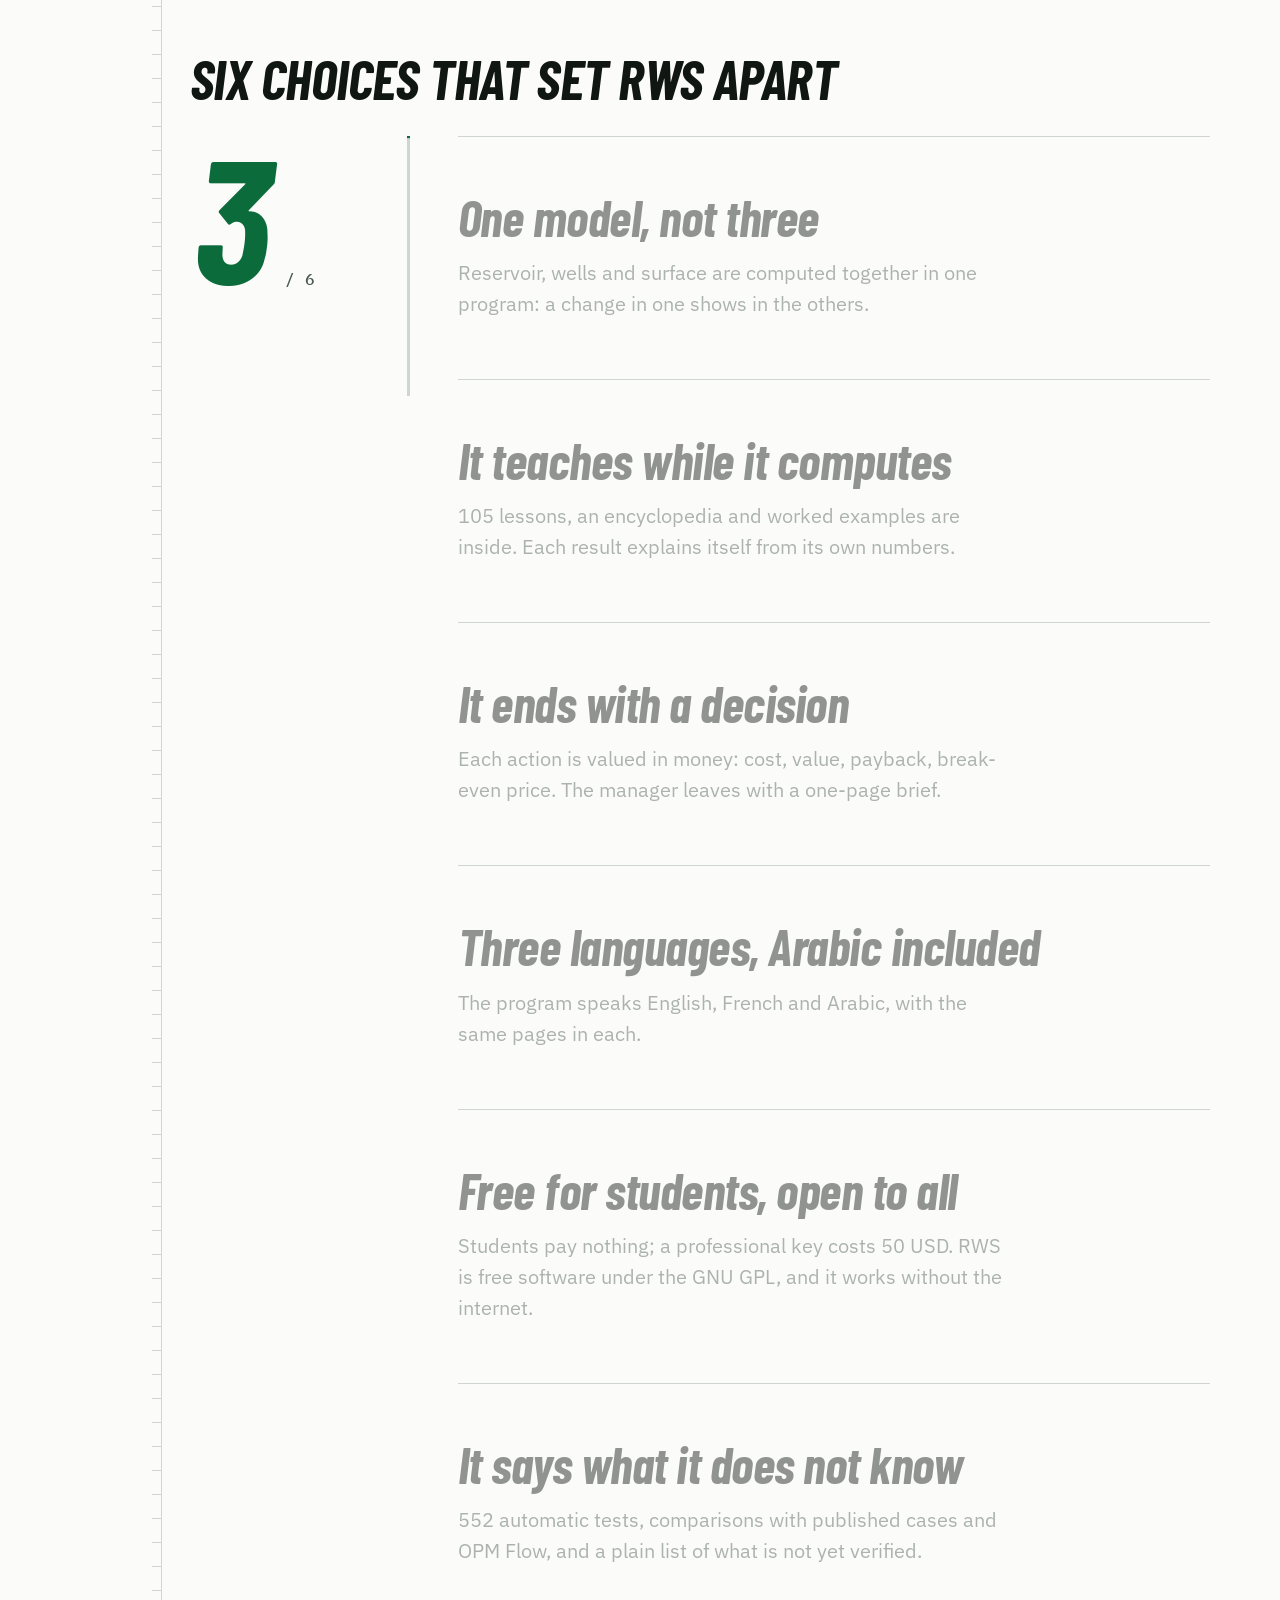
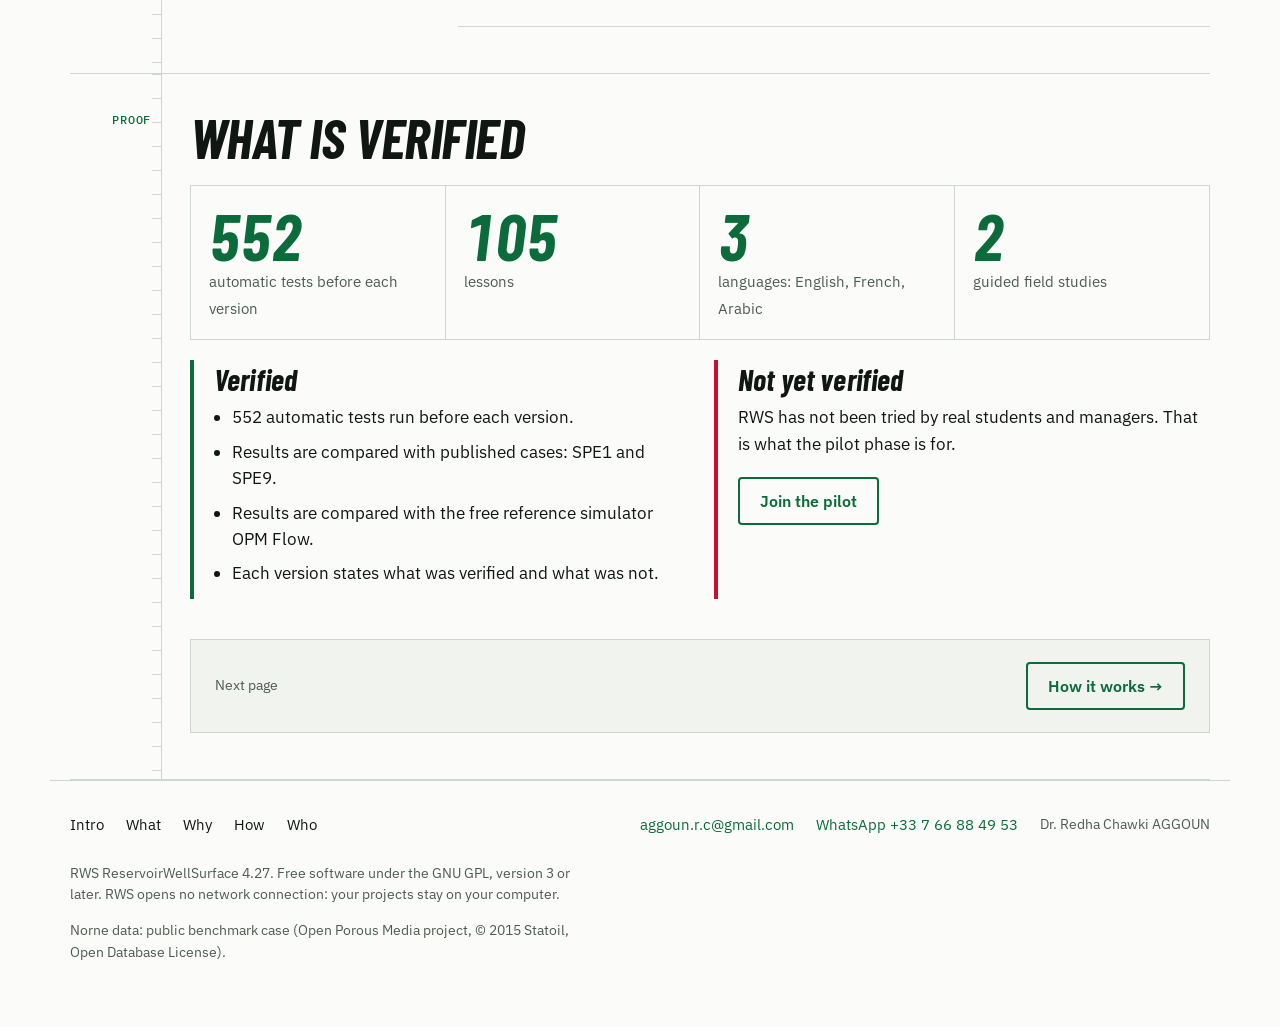
<file: proof.html>
<!DOCTYPE html>
<html lang="en">
<head>
<meta charset="utf-8">
<title>RWS ReservoirWellSurface</title>
<meta http-equiv="refresh" content="0; url=why.html#proof">
<link rel="canonical" href="https://redhaaggoun.github.io/rws-site/why.html">
<script>location.replace("why.html#proof");</script>
</head>
<body><p><a href="why.html#proof">RWS ReservoirWellSurface</a></p></body>
</html>
</file>
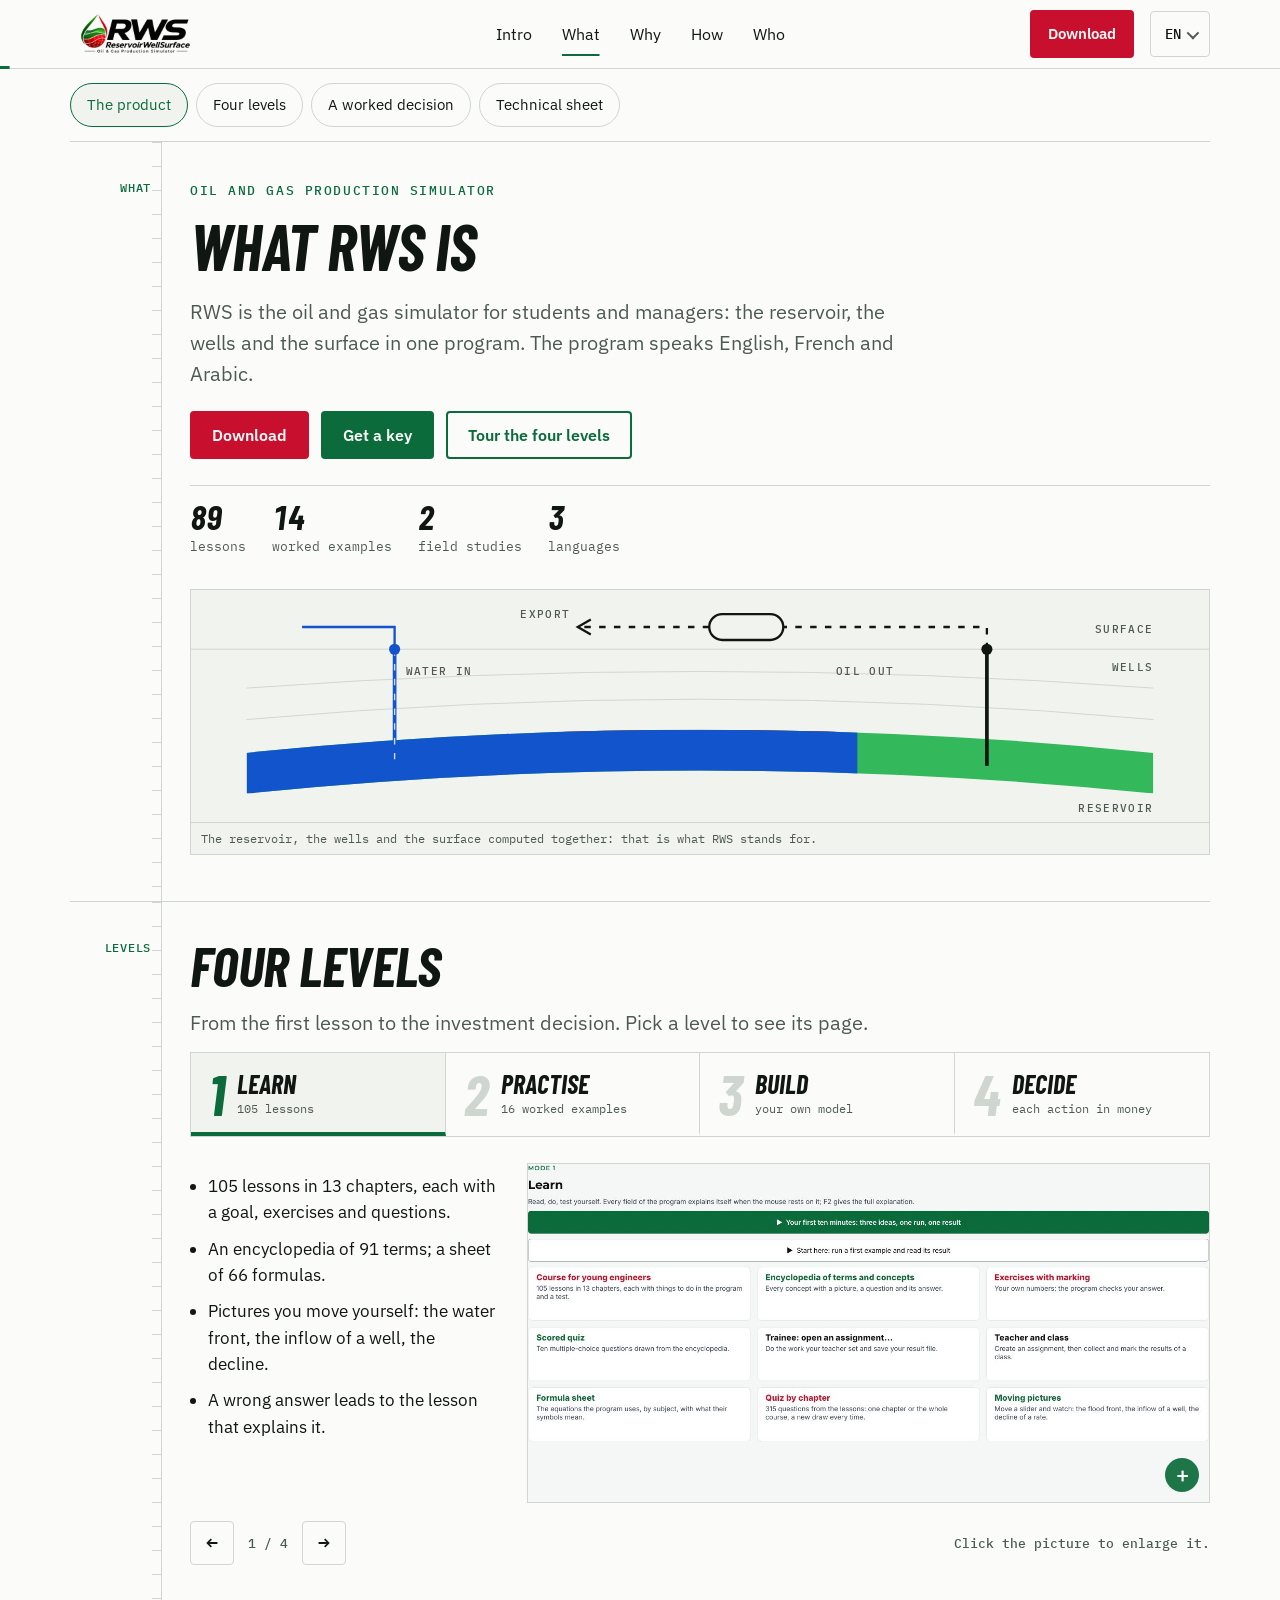
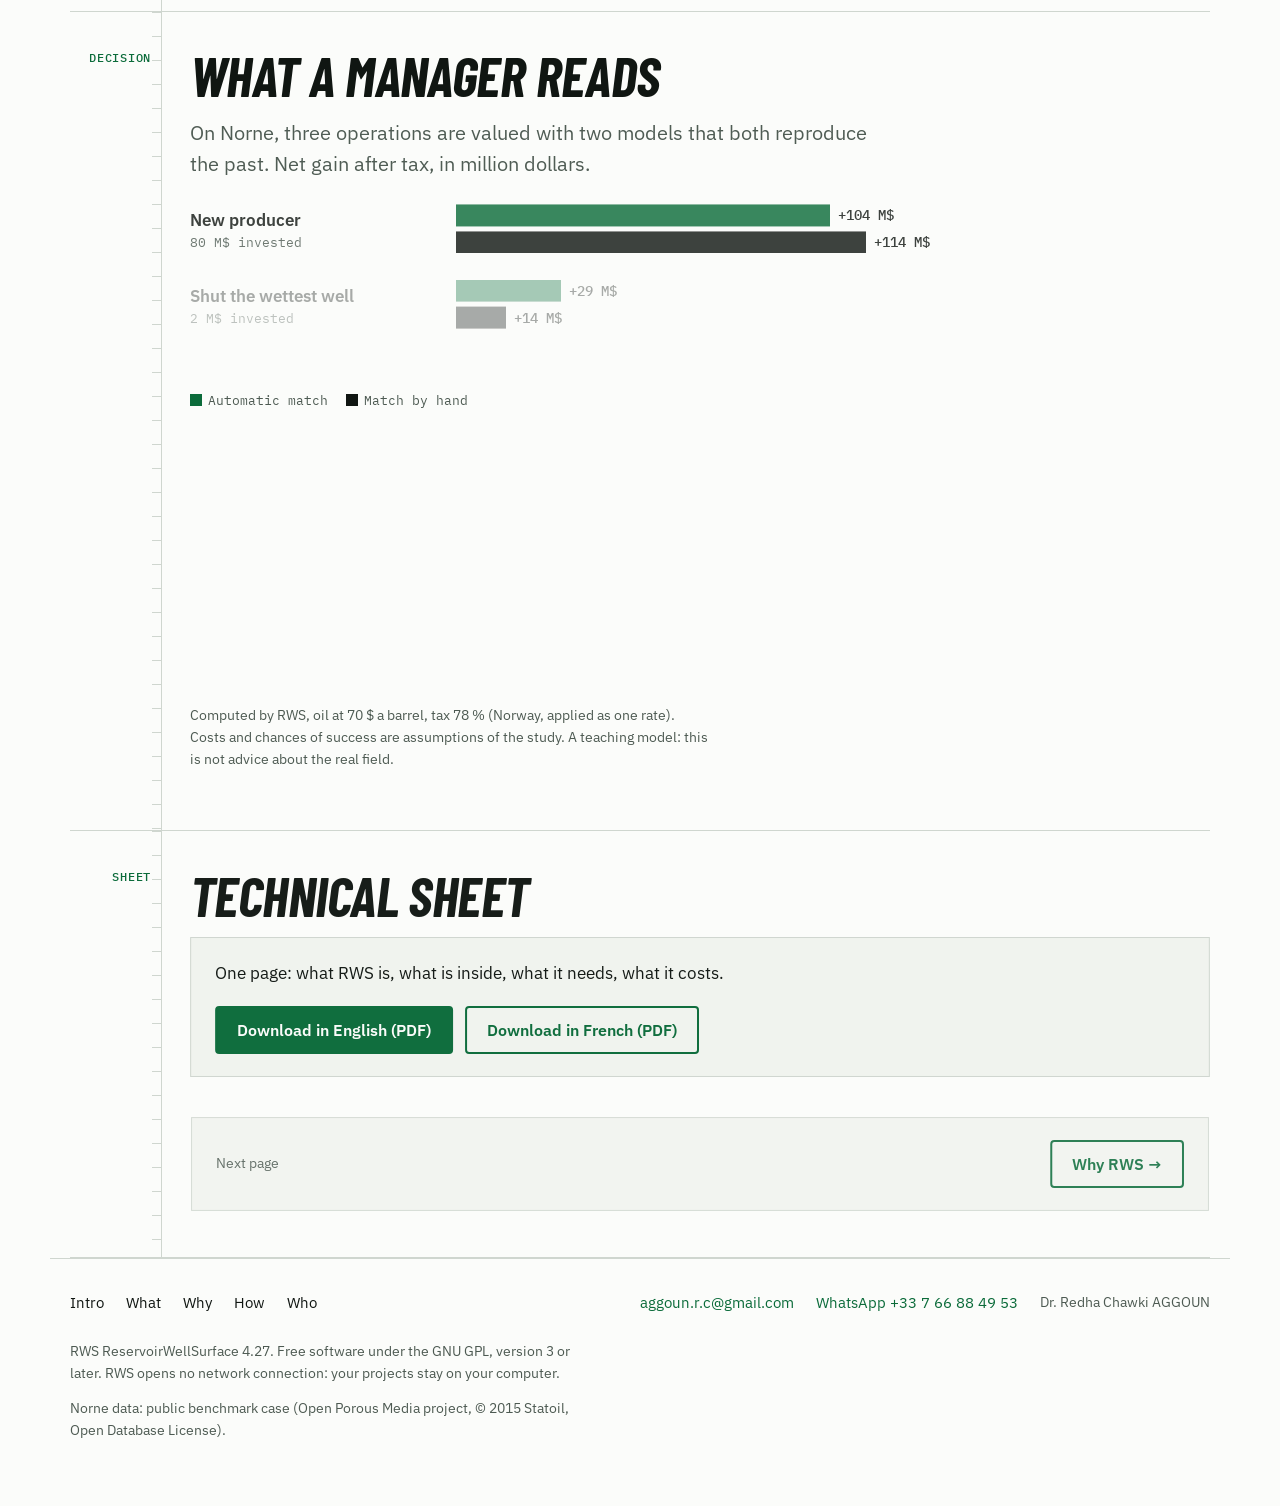
<file: what.html>
<!DOCTYPE html>
<html lang="en">
<head>
<meta charset="utf-8">
<meta name="viewport" content="width=device-width, initial-scale=1">
<title>What RWS is — RWS ReservoirWellSurface</title>
<meta name="description" content="RWS is an oil and gas production simulator for students and managers: four levels, from the first lesson to the investment decision. Technical sheet to download.">
<meta property="og:type" content="website">
<meta property="og:title" content="What RWS is — RWS ReservoirWellSurface">
<meta property="og:description" content="RWS is an oil and gas production simulator for students and managers: four levels, from the first lesson to the investment decision. Technical sheet to download.">
<meta property="og:image" content="https://redhaaggoun.github.io/rws-site/img/norne3d.jpg">
<meta property="og:url" content="https://redhaaggoun.github.io/rws-site/what.html">
<meta name="twitter:card" content="summary_large_image">
<link rel="icon" href="img/logo.png">
<link rel="preconnect" href="https://fonts.googleapis.com">
<link rel="preconnect" href="https://fonts.gstatic.com" crossorigin>
<link href="https://fonts.googleapis.com/css2?family=Barlow+Condensed:ital,wght@0,600;0,700;1,600;1,700&family=IBM+Plex+Mono:wght@400;500&family=IBM+Plex+Sans:wght@400;500;600&family=IBM+Plex+Sans+Arabic:wght@400;500;600;700&display=swap" rel="stylesheet">
<link rel="stylesheet" href="css/site.css?v=32">
</head>
<body>

<header class="bar">
  <div class="bar-in">
    <a class="home" href="index.html" aria-label="RWS, home" data-fr-aria="RWS, accueil"><img class="logo-light" src="img/logo.png" width="396" height="132" alt="RWS ReservoirWellSurface"><img class="logo-dark" src="img/logo_dark.png" width="396" height="132" alt="RWS ReservoirWellSurface"></a>
    <nav aria-label="Pages">
      <a href="index.html" data-fr="Intro">Intro</a>
      <div class="mi"><a href="what.html" aria-current="page" data-fr="Quoi">What</a><div class="sub"><a href="#what" data-fr="Le produit">The product</a><a href="#levels" data-fr="Quatre niveaux">Four levels</a><a href="#decide" data-fr="Une décision chiffrée">A worked decision</a><a href="#sheet" data-fr="Fiche technique">Technical sheet</a></div></div>
      <div class="mi"><a href="why.html" data-fr="Pourquoi">Why</a><div class="sub"><a href="why.html#why" data-fr="Positionnement">Positioning</a><a href="why.html#six" data-fr="Six choix">Six choices</a><a href="why.html#proof" data-fr="Les preuves">Proof</a></div></div>
      <div class="mi"><a href="how.html" data-fr="Comment">How</a><div class="sub"><a href="how.html#films" data-fr="Films">Films</a><a href="how.html#download" data-fr="Télécharger">Download</a><a href="how.html#key" data-fr="Comment l'obtenir">How to get it</a><a href="how.html#activate" data-fr="Activation">Activation</a><a href="how.html#institutes" data-fr="Pour les instituts">For institutes</a><a href="how.html#semester" data-fr="Un semestre">A semester</a><a href="how.html#pilot" data-fr="Pilote">Pilot</a></div></div>
      <div class="mi"><a href="who.html" data-fr="Qui">Who</a><div class="sub"><a href="who.html#who" data-fr="Vision et mission">Vision and mission</a><a href="who.html#values" data-fr="Valeurs">Values</a><a href="who.html#team" data-fr="Équipe">Team</a><a href="who.html#partner" data-fr="Associé">Partner</a></div></div>
    </nav>
    <a class="btn fill red keybtn" href="how.html#download" data-fr="Télécharger">Download</a>
    <details class="lang">
      <summary aria-label="Language"><span id="lang-cur">EN</span></summary>
      <div role="group" aria-label="Language">
        <button type="button" data-l="en" lang="en">English</button>
        <button type="button" data-l="fr" lang="fr">Français</button>
        <button type="button" data-l="ar" lang="ar">العربية</button>
      </div>
    </details>
  </div>
</header>

<main class="log">

  <nav class="subnav" aria-label="On this page" data-fr-aria="Sur cette page"><a href="#what" data-fr="Le produit">The product</a><a href="#levels" data-fr="Quatre niveaux">Four levels</a><a href="#decide" data-fr="Une décision chiffrée">A worked decision</a><a href="#sheet" data-fr="Fiche technique">Technical sheet</a></nav>

  <section class="interval" id="what">
    <div class="depth"><b data-fr="QUOI">WHAT</b></div>
    <div class="body">
      <div class="hero solo">
        <div>
          <p class="eyebrow" data-fr="Simulateur de production pétrole et gaz">Oil and gas production simulator</p>
          <h1 data-fr="Ce qu'est RWS">What RWS is</h1>
          <p class="lede" style="margin-top:18px" data-fr="RWS est le simulateur pétrole et gaz pour les étudiants et les managers : le gisement, les puits et la surface dans un seul programme. Le programme parle français, anglais et arabe.">RWS is the oil and gas simulator for students and managers: the reservoir, the wells and the surface in one program. The program speaks English, French and Arabic.</p>
          <div class="cta">
            <a class="btn fill red" href="how.html#download" data-fr="Télécharger">Download</a>
            <a class="btn fill" href="how.html#key" data-fr="Obtenir une clé">Get a key</a>
            <a class="btn line" href="#levels" data-fr="Visiter les quatre niveaux">Tour the four levels</a>
          </div>
          <ul class="facts">
            <li><b>105</b><span data-fr="leçons">lessons</span></li>
            <li><b>16</b><span data-fr="exemples résolus">worked examples</span></li>
            <li><b>2</b><span data-fr="études de champ">field studies</span></li>
            <li><b>3</b><span data-fr="langues">languages</span></li>
          </ul>
        </div>
      </div>

      <figure class="section-fig">
        <svg viewBox="0 0 1100 250" role="img" aria-label="Sketch: water injected on the left pushes the oil through the reservoir to the producing well, then to the surface and the export line." data-fr-aria="Schéma : l'eau injectée à gauche pousse l'huile dans le gisement vers le puits producteur, puis vers la surface et la ligne d'export.">
          <g class="mir">
          <defs><clipPath id="res"><path d="M60 176 Q550 126 1040 176 L1040 220 Q550 170 60 220 Z"/></clipPath></defs>
          <path class="st" d="M0 64 H1100"/>
          <path class="st" d="M60 106 Q550 70 1040 106"/>
          <path class="st" d="M60 140 Q550 96 1040 140"/>
          <g clip-path="url(#res)">
            <rect x="60" y="110" width="980" height="120" fill="#33b85c"/>
            <ellipse cx="550" cy="150" rx="150" ry="14" fill="#d91a2e"/>
            <rect class="water" x="60" y="110" width="660" height="120" fill="#1254cc"/>
          </g>
          <path d="M220 64 V190" stroke="#1254cc" stroke-width="4" fill="none"/>
          <path class="flow" d="M220 64 V190" stroke="#fff" stroke-width="1.5" fill="none" opacity=".8"/>
          <path class="ink" d="M860 190 V64" stroke-width="4"/>
          <path class="ink flow" d="M860 64 V40 H640" stroke-width="2.5"/>
          <rect class="ink" x="560" y="26" width="80" height="28" rx="14" stroke-width="2.5"/>
          <path class="ink flow" d="M560 40 H420" stroke-width="2.5"/>
          <path class="ink" d="M432 32 L418 40 L432 48" stroke-width="2.5"/>
          <path d="M220 64 V40 H120" stroke="#1254cc" stroke-width="2.5" fill="none"/>
          <circle cx="220" cy="64" r="6" fill="#1254cc"/><circle cx="860" cy="64" r="6" fill="var(--ink)"/>
          </g>
          <text x="1040" y="46" text-anchor="end" data-fr="SURFACE">SURFACE</text>
          <text x="1040" y="88" text-anchor="end" data-fr="PUITS">WELLS</text>
          <text x="1040" y="240" text-anchor="end" data-fr="GISEMENT">RESERVOIR</text>
          <text x="232" y="92" data-fr="EAU INJECTÉE">WATER IN</text>
          <text x="760" y="92" text-anchor="end" data-fr="HUILE PRODUITE">OIL OUT</text>
          <text x="410" y="30" text-anchor="end" data-fr="EXPORT">EXPORT</text>
        </svg>
        <figcaption data-fr="Le gisement, les puits et la surface calculés ensemble : c'est ce que RWS veut dire.">The reservoir, the wells and the surface computed together: that is what RWS stands for.</figcaption>
      </figure>
    </div>
  </section>

  <section class="interval" id="levels">
    <div class="depth"><b data-fr="NIVEAUX">LEVELS</b></div>
    <div class="body">
      <h2 data-fr="Quatre niveaux">Four levels</h2>
      <p class="lede" data-fr="Du premier cours à la décision d'investir. Choisissez un niveau pour voir sa page.">From the first lesson to the investment decision. Pick a level to see its page.</p>
      <div class="tabs" role="tablist" aria-label="The four levels" data-fr-aria="Les quatre niveaux">
        <button type="button" role="tab" id="tab-1" aria-controls="lv-1" aria-selected="true"><b>1</b><span data-fr="Apprendre">Learn</span><small data-fr="105 leçons">105 lessons</small></button>
        <button type="button" role="tab" id="tab-2" aria-controls="lv-2" aria-selected="false"><b>2</b><span data-fr="S'exercer">Practise</span><small data-fr="16 exemples résolus">16 worked examples</small></button>
        <button type="button" role="tab" id="tab-3" aria-controls="lv-3" aria-selected="false"><b>3</b><span data-fr="Construire">Build</span><small data-fr="votre propre modèle">your own model</small></button>
        <button type="button" role="tab" id="tab-4" aria-controls="lv-4" aria-selected="false"><b>4</b><span data-fr="Décider">Decide</span><small data-fr="chaque action chiffrée">each action in money</small></button>
      </div>
      <div class="panels">
      <article class="level" id="lv-1" role="tabpanel" aria-labelledby="tab-1">
        <div><div class="num">1</div><h3 data-fr="Apprendre">Learn</h3>
          <ul>
            <li data-fr="105 leçons en 13 chapitres, chacune avec son but, ses exercices et ses questions.">105 lessons in 13 chapters, each with a goal, exercises and questions.</li>
            <li data-fr="Une encyclopédie de 91 termes ; une fiche de 66 formules.">An encyclopedia of 91 terms; a sheet of 66 formulas.</li>
            <li data-fr="Des images que l'on déplace soi-même : front d'eau, débit d'un puits, déclin.">Pictures you move yourself: the water front, the inflow of a well, the decline.</li>
            <li data-fr="Une mauvaise réponse mène à la leçon qui l'explique.">A wrong answer leads to the lesson that explains it.</li>
          </ul></div>
        <figure><button type="button" class="zoom" aria-label="Enlarge the picture" data-fr-aria="Agrandir l\'image"><img data-shot="hub_learn" src="img/hub_learn_en.jpg" width="1311" height="651" alt="The page of Learn" data-fr-alt="La page Apprendre"></button></figure>
      </article>

      <article class="level" id="lv-2" role="tabpanel" aria-labelledby="tab-2">
        <div><div class="num">2</div><h3 data-fr="S'exercer">Practise</h3>
          <ul>
            <li data-fr="16 exemples résolus pas à pas : le problème, la méthode, ce qu'il faut remarquer.">16 examples solved step by step: the problem, the method, what to notice.</li>
            <li data-fr="Deux études de champ guidées, une étape à la fois.">Two guided field studies, one step at a time.</li>
            <li data-fr="Norne : neuf ans de production réelle, calés à la main puis automatiquement.">Norne: nine years of recorded production, matched by hand and then automatically.</li>
          </ul></div>
        <figure><button type="button" class="zoom" aria-label="Enlarge the picture" data-fr-aria="Agrandir l\'image"><img data-shot="norne_compare" src="img/norne_compare_en.jpg" width="1400" height="860" alt="The Norne study: the record and three models" data-fr-alt="L'étude de Norne : l'historique et trois modèles"></button></figure>
      </article>

      <article class="level" id="lv-3" role="tabpanel" aria-labelledby="tab-3">
        <div><div class="num">3</div><h3 data-fr="Construire">Build</h3>
          <ul>
            <li data-fr="Son propre modèle : grille, roche, fluides, puits, réseau de surface.">Your own model: grid, rock, fluids, wells, surface network.</li>
            <li data-fr="Trois niveaux de calcul : le gisement seul, avec ses puits, ou avec la surface.">Three levels of run: the reservoir alone, with its wells, or with the surface.</li>
            <li data-fr="Le résultat s'explique lui-même, à partir de ses chiffres.">The result explains itself, from its own numbers.</li>
          </ul></div>
        <figure><button type="button" class="zoom" aria-label="Enlarge the picture" data-fr-aria="Agrandir l\'image"><img data-shot="page08" src="img/page08_en.jpg" width="1400" height="788" alt="The results page" data-fr-alt="La page des résultats"></button></figure>
      </article>

      <article class="level" id="lv-4" role="tabpanel" aria-labelledby="tab-4">
        <div><div class="num">4</div><h3 data-fr="Décider">Decide</h3>
          <ul>
            <li data-fr="Le champ en une page : taille, production, reste à produire, pression, eau, puits.">The field in one page: size, production, what is left, pressure, water, wells.</li>
            <li data-fr="Chaque action chiffrée : coût, valeur, délai de récupération, prix d'équilibre.">Each action in money: cost, value, payback, break-even price.</li>
            <li data-fr="Une note de décision d'une page, à imprimer ou à envoyer.">A one-page decision brief to print or send.</li>
          </ul></div>
        <figure><button type="button" class="zoom" aria-label="Enlarge the picture" data-fr-aria="Agrandir l\'image"><img data-shot="desk_glance" src="img/desk_glance_en.jpg" width="1240" height="840" alt="The field at a glance" data-fr-alt="Le champ en un coup d'œil"></button></figure>
      </article>
      </div>
      <div class="tour-nav">
        <button type="button" id="tour-prev" aria-label="Previous level" data-fr-aria="Niveau précédent">&#8592;</button>
        <span id="tour-count">1 / 4</span>
        <button type="button" id="tour-next" aria-label="Next level" data-fr-aria="Niveau suivant">&#8594;</button>
        <span class="hint" data-fr="Cliquez sur l'image pour l'agrandir.">Click the picture to enlarge it.</span>
      </div>
    </div>
  </section>

  <section class="interval" id="decide">
    <div class="depth"><b data-fr="DÉCISION">DECISION</b></div>
    <div class="body">
      <h2 data-fr="Ce qu'un manager lit">What a manager reads</h2>
      <p class="lede" data-fr="Sur Norne, trois opérations sont chiffrées avec deux modèles qui reproduisent tous deux le passé. Gain net après impôt, en millions de dollars.">On Norne, three operations are valued with two models that both reproduce the past. Net gain after tax, in million dollars.</p>
      <div class="bars" role="img" aria-label="New producer: 104 and 114 million dollars. Wettest well shut: 29 and 14. More water: 101 and 13." data-fr-aria="Nouveau producteur : 104 et 114 millions de dollars. Puits le plus humide fermé : 29 et 14. Plus d'eau : 101 et 13.">
        <div class="row"><div class="name"><span data-fr="Nouveau producteur">New producer</span><small data-fr="80 M$ investis">80 M$ invested</small></div>
          <div class="bar2"><span style="width:63%" data-v="+104 M$"></span><span class="b" style="width:69%" data-v="+114 M$"></span></div></div>
        <div class="row"><div class="name"><span data-fr="Fermer le puits le plus humide">Shut the wettest well</span><small data-fr="2 M$ investis">2 M$ invested</small></div>
          <div class="bar2"><span style="width:17.6%" data-v="+29 M$"></span><span class="b" style="width:8.5%" data-v="+14 M$"></span></div></div>
        <div class="row"><div class="name"><span data-fr="30 % d'eau en plus">30 % more water</span><small data-fr="20 M$ investis">20 M$ invested</small></div>
          <div class="bar2"><span style="width:61.2%" data-v="+101 M$"></span><span class="b" style="width:7.9%" data-v="+13 M$"></span></div></div>
      </div>
      <div class="key"><span><i style="background:var(--green)"></i><span data-fr="Modèle calé automatiquement">Automatic match</span></span><span><i style="background:var(--ink)"></i><span data-fr="Modèle calé à la main">Match by hand</span></span></div>
      <ol class="decisions">
        <li><div><b data-fr="Forer le nouveau producteur.">Drill the new producer.</b><span data-fr="Les deux modèles sont d'accord. Rentable dès 14 $ le baril.">Both models agree. It pays from 14 $ a barrel.</span></div></li>
        <li><div><b data-fr="Fermer tout de suite le puits le plus humide.">Shut the wettest well now.</b><span data-fr="Deux millions investis, un gain dans les deux modèles.">Two million invested, a gain in both models.</span></div></li>
        <li><div><b data-fr="Eau : mesurer avant d'engager 20 M$.">Water: measure before committing 20 M$.</b><span data-fr="Les modèles divergent de près de 90 M$. Une mesure de pression les départage.">The models differ by almost 90 M$. One pressure measurement tells them apart.</span></div></li>
      </ol>
      <p class="small" data-fr="Calcul de RWS, pétrole à 70 $ le baril, impôt de 78 % (Norvège, appliqué comme un seul taux). Les coûts et les chances de succès sont des hypothèses de l'étude. Modèle d'enseignement : ce n'est pas un conseil sur le champ réel.">Computed by RWS, oil at 70 $ a barrel, tax 78 % (Norway, applied as one rate). Costs and chances of success are assumptions of the study. A teaching model: this is not advice about the real field.</p>
    </div>
  </section>

  <section class="interval" id="sheet">
    <div class="depth"><b data-fr="FICHE">SHEET</b></div>
    <div class="body">
      <h2 data-fr="Fiche technique">Technical sheet</h2>
      <div class="band" style="margin-top:8px">
        <p data-fr="Une page : ce qu'est RWS, ce qu'il contient, ce qu'il demande, ce qu'il coûte.">One page: what RWS is, what is inside, what it needs, what it costs.</p>
        <div class="cta" style="margin-top:0">
          <a class="btn fill" href="docs/RWS_technical_sheet_EN.pdf" download data-fr="Télécharger en anglais (PDF)">Download in English (PDF)</a>
          <a class="btn line" href="docs/RWS_fiche_technique_FR.pdf" download data-fr="Télécharger en français (PDF)">Download in French (PDF)</a>
        </div>
      </div>
      <div class="band next">
        <p class="small" data-fr="Page suivante">Next page</p>
        <a class="btn line" href="why.html" data-fr="Pourquoi RWS &#8594;">Why RWS &#8594;</a>
      </div>
    </div>
  </section>
</main>

<footer>
  <div class="foot">
    <nav aria-label="Footer">
      <a href="index.html" data-fr="Intro">Intro</a>
      <a href="what.html" data-fr="Quoi">What</a>
      <a href="why.html" data-fr="Pourquoi">Why</a>
      <a href="how.html" data-fr="Comment">How</a>
      <a href="who.html" data-fr="Qui">Who</a>
    </nav>
    <p class="reach"><a href="mailto:aggoun.r.c@gmail.com">aggoun.r.c@gmail.com</a><a href="https://wa.me/33766884953">WhatsApp +33 7 66 88 49 53</a><span>Dr. Redha Chawki AGGOUN</span></p>
  </div>
  <p data-fr="RWS ReservoirWellSurface 4.27. Logiciel libre sous licence GNU GPL version 3 ou ultérieure. RWS n'ouvre aucune connexion réseau : vos projets restent sur votre ordinateur.">RWS ReservoirWellSurface 4.27. Free software under the GNU GPL, version 3 or later. RWS opens no network connection: your projects stay on your computer.</p>
  <p data-fr="Données de Norne : cas de référence public (projet Open Porous Media, © 2015 Statoil, Open Database License).">Norne data: public benchmark case (Open Porous Media project, © 2015 Statoil, Open Database License).</p>
</footer>

<dialog class="lb" id="lb"><button type="button" data-fr="Fermer">Close</button><img alt=""><p></p></dialog>
<script src="js/ar.js?v=32"></script>
<script src="js/vendor/gsap.min.js"></script>
<script src="js/vendor/ScrollTrigger.min.js"></script>
<script src="js/vendor/SplitText.min.js"></script>
<script src="js/site.js?v=32"></script>
</body>
</html>
</file>
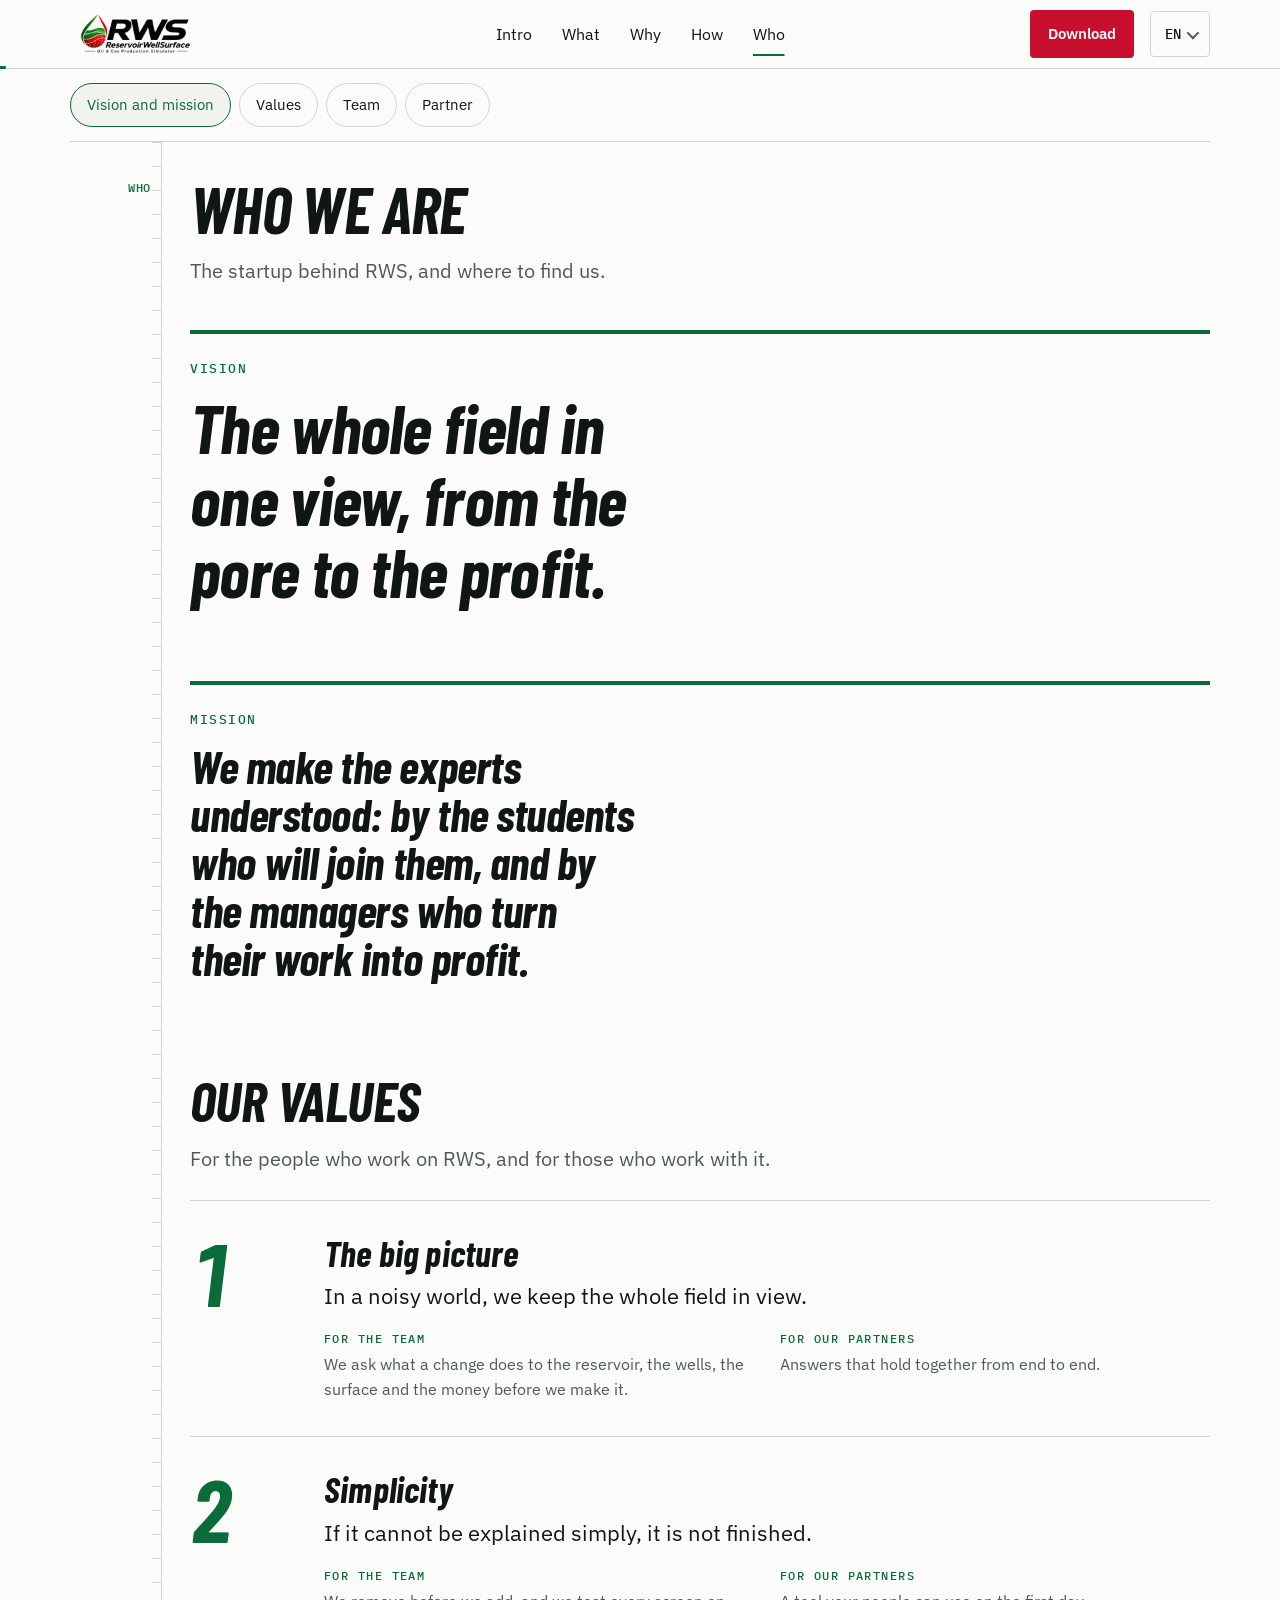
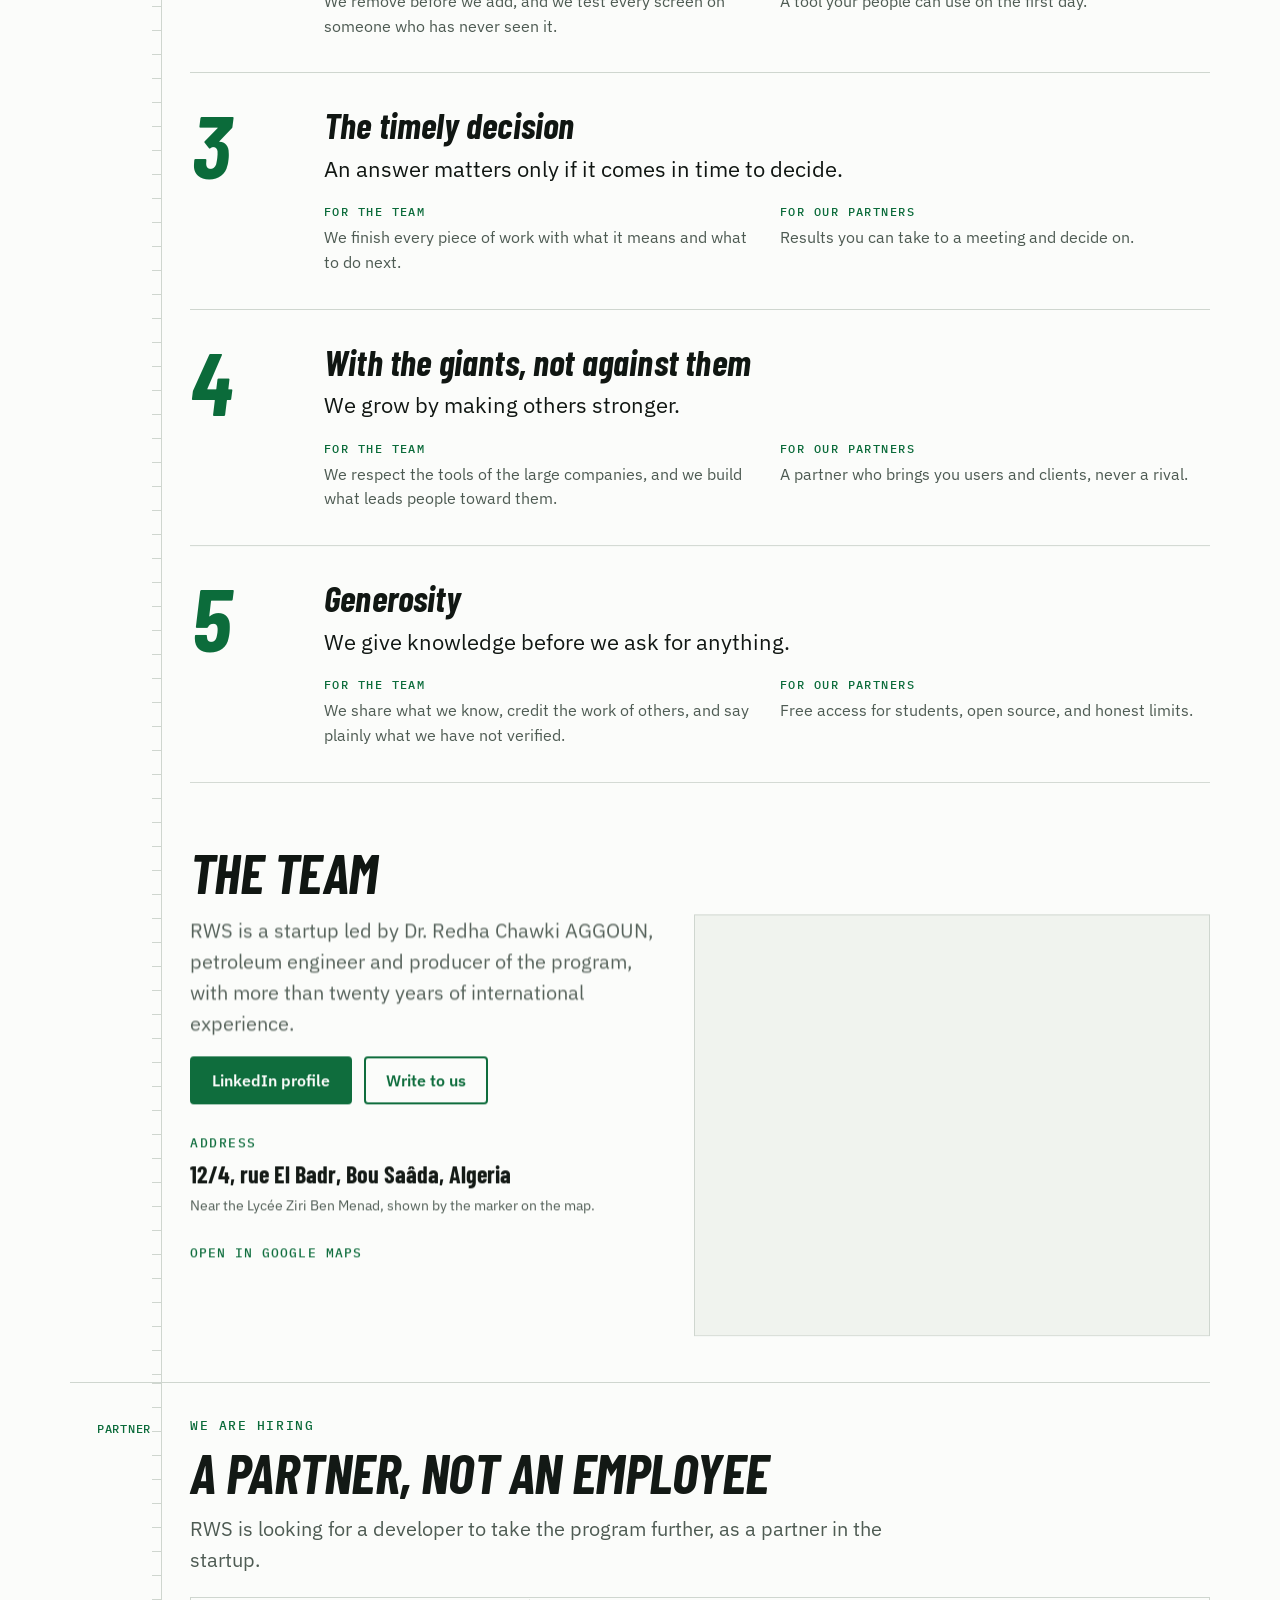
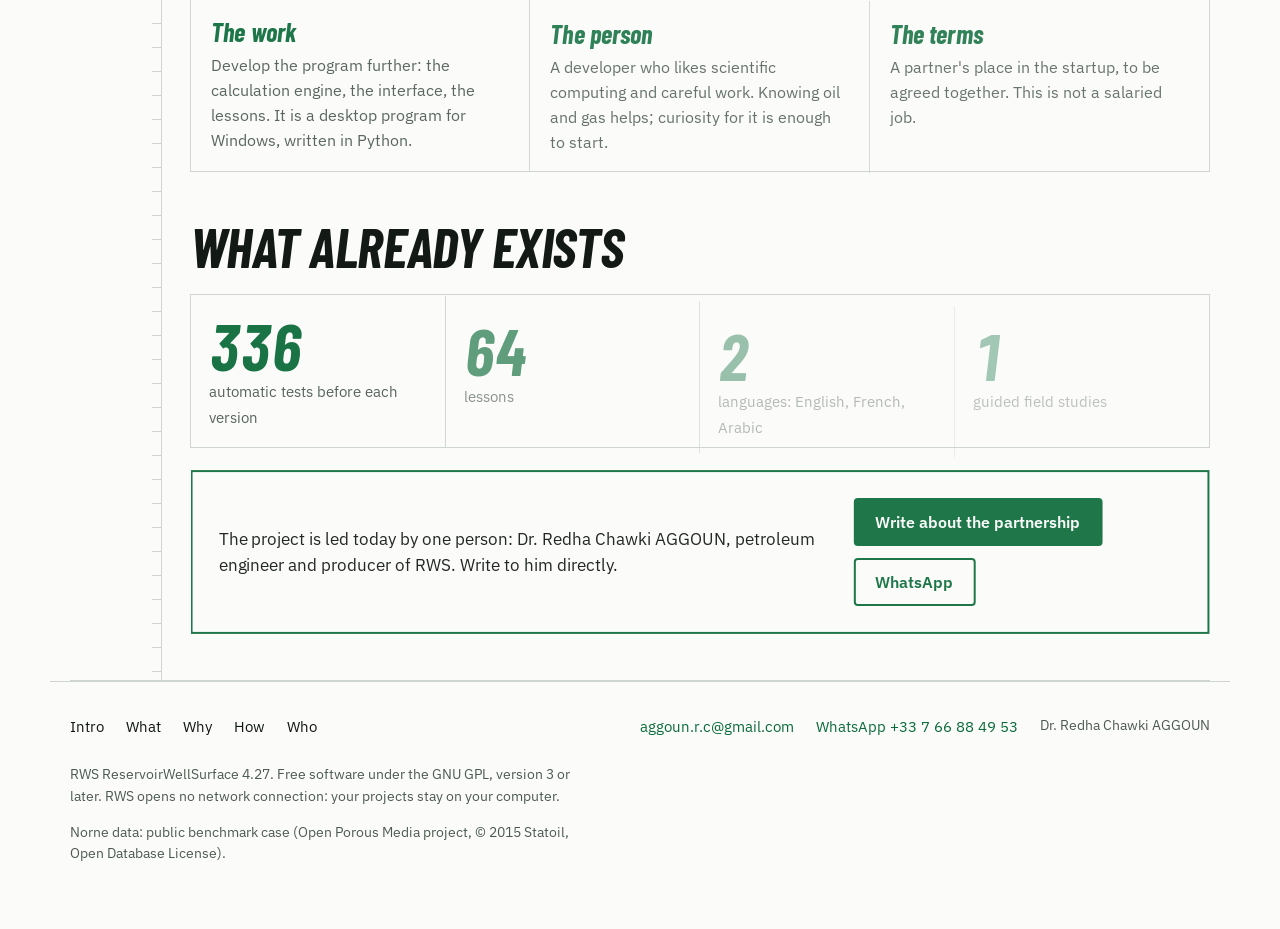
<file: who.html>
<!DOCTYPE html>
<html lang="en">
<head>
<meta charset="utf-8">
<meta name="viewport" content="width=device-width, initial-scale=1">
<title>Who we are — RWS ReservoirWellSurface</title>
<meta name="description" content="The vision, the mission and the values of RWS, and the startup behind it, led by Dr. Redha Chawki AGGOUN.">
<meta property="og:type" content="website">
<meta property="og:title" content="Who we are — RWS ReservoirWellSurface">
<meta property="og:description" content="The vision, the mission and the values of RWS, and the startup behind it, led by Dr. Redha Chawki AGGOUN.">
<meta property="og:image" content="https://redhaaggoun.github.io/rws-site/img/norne3d.jpg">
<meta property="og:url" content="https://redhaaggoun.github.io/rws-site/who.html">
<meta name="twitter:card" content="summary_large_image">
<link rel="icon" href="img/logo.png">
<link rel="preconnect" href="https://fonts.googleapis.com">
<link rel="preconnect" href="https://fonts.gstatic.com" crossorigin>
<link href="https://fonts.googleapis.com/css2?family=Barlow+Condensed:ital,wght@0,600;0,700;1,600;1,700&family=IBM+Plex+Mono:wght@400;500&family=IBM+Plex+Sans:wght@400;500;600&family=IBM+Plex+Sans+Arabic:wght@400;500;600;700&display=swap" rel="stylesheet">
<link rel="stylesheet" href="css/site.css?v=32">
</head>
<body>

<header class="bar">
  <div class="bar-in">
    <a class="home" href="index.html" aria-label="RWS, home" data-fr-aria="RWS, accueil"><img class="logo-light" src="img/logo.png" width="396" height="132" alt="RWS ReservoirWellSurface"><img class="logo-dark" src="img/logo_dark.png" width="396" height="132" alt="RWS ReservoirWellSurface"></a>
    <nav aria-label="Pages">
      <a href="index.html" data-fr="Intro">Intro</a>
      <div class="mi"><a href="what.html" data-fr="Quoi">What</a><div class="sub"><a href="what.html#what" data-fr="Le produit">The product</a><a href="what.html#levels" data-fr="Quatre niveaux">Four levels</a><a href="what.html#decide" data-fr="Une décision chiffrée">A worked decision</a><a href="what.html#sheet" data-fr="Fiche technique">Technical sheet</a></div></div>
      <div class="mi"><a href="why.html" data-fr="Pourquoi">Why</a><div class="sub"><a href="why.html#why" data-fr="Positionnement">Positioning</a><a href="why.html#six" data-fr="Six choix">Six choices</a><a href="why.html#proof" data-fr="Les preuves">Proof</a></div></div>
      <div class="mi"><a href="how.html" data-fr="Comment">How</a><div class="sub"><a href="how.html#films" data-fr="Films">Films</a><a href="how.html#download" data-fr="Télécharger">Download</a><a href="how.html#key" data-fr="Comment l'obtenir">How to get it</a><a href="how.html#activate" data-fr="Activation">Activation</a><a href="how.html#institutes" data-fr="Pour les instituts">For institutes</a><a href="how.html#semester" data-fr="Un semestre">A semester</a><a href="how.html#pilot" data-fr="Pilote">Pilot</a></div></div>
      <div class="mi"><a href="who.html" aria-current="page" data-fr="Qui">Who</a><div class="sub"><a href="#who" data-fr="Vision et mission">Vision and mission</a><a href="#values" data-fr="Valeurs">Values</a><a href="#team" data-fr="Équipe">Team</a><a href="#partner" data-fr="Associé">Partner</a></div></div>
    </nav>
    <a class="btn fill red keybtn" href="how.html#download" data-fr="Télécharger">Download</a>
    <details class="lang">
      <summary aria-label="Language"><span id="lang-cur">EN</span></summary>
      <div role="group" aria-label="Language">
        <button type="button" data-l="en" lang="en">English</button>
        <button type="button" data-l="fr" lang="fr">Français</button>
        <button type="button" data-l="ar" lang="ar">العربية</button>
      </div>
    </details>
  </div>
</header>

<main class="log">

  <nav class="subnav" aria-label="On this page" data-fr-aria="Sur cette page"><a href="#who" data-fr="Vision et mission">Vision and mission</a><a href="#values" data-fr="Valeurs">Values</a><a href="#team" data-fr="Équipe">Team</a><a href="#partner" data-fr="Associé">Partner</a></nav>

  <section class="interval" id="who">
    <div class="depth"><b data-fr="QUI">WHO</b></div>
    <div class="body">
      <h1 class="page" data-fr="Qui nous sommes">Who we are</h1>
      <p class="lede" data-fr="La startup derrière RWS, et où nous trouver.">The startup behind RWS, and where to find us.</p>
      <div class="creed">
        <p class="eyebrow" data-fr="Vision">Vision</p>
        <p class="say" data-fr="Tout le champ d'un seul regard, du pore au profit.">The whole field in one view, from the pore to the profit.</p>
      </div>
      <div class="creed">
        <p class="eyebrow" data-fr="Mission">Mission</p>
        <p class="say small-say" data-fr="Nous rendons les experts compréhensibles : pour les étudiants qui les rejoindront, et pour les managers qui transforment leur travail en profit.">We make the experts understood: by the students who will join them, and by the managers who turn their work into profit.</p>
      </div>
      <h2 id="values" style="margin-top:60px" data-fr="Nos valeurs">Our values</h2>
      <p class="lede" data-fr="Pour ceux qui travaillent sur RWS, et pour ceux qui travaillent avec lui.">For the people who work on RWS, and for those who work with it.</p>
      <ol class="values">
        <li>
          <span class="vn" aria-hidden="true">1</span>
          <div>
            <h3 data-fr="La vue d'ensemble">The big picture</h3>
            <p class="vp" data-fr="Dans un monde bruyant, nous gardons tout le champ en vue.">In a noisy world, we keep the whole field in view.</p>
            <div class="vt">
              <div><span data-fr="Pour l'équipe">For the team</span><p data-fr="Avant tout changement, nous demandons ce qu'il fait au gisement, aux puits, à la surface et à l'argent.">We ask what a change does to the reservoir, the wells, the surface and the money before we make it.</p></div>
              <div><span data-fr="Pour nos partenaires">For our partners</span><p data-fr="Des réponses qui tiennent d'un bout à l'autre.">Answers that hold together from end to end.</p></div>
            </div>
          </div>
        </li>
        <li>
          <span class="vn" aria-hidden="true">2</span>
          <div>
            <h3 data-fr="La simplicité">Simplicity</h3>
            <p class="vp" data-fr="Ce qui ne s'explique pas simplement n'est pas terminé.">If it cannot be explained simply, it is not finished.</p>
            <div class="vt">
              <div><span data-fr="Pour l'équipe">For the team</span><p data-fr="Nous retirons avant d'ajouter, et nous testons chaque écran sur quelqu'un qui ne l'a jamais vu.">We remove before we add, and we test every screen on someone who has never seen it.</p></div>
              <div><span data-fr="Pour nos partenaires">For our partners</span><p data-fr="Un outil que vos équipes utilisent dès le premier jour.">A tool your people can use on the first day.</p></div>
            </div>
          </div>
        </li>
        <li>
          <span class="vn" aria-hidden="true">3</span>
          <div>
            <h3 data-fr="La décision à temps">The timely decision</h3>
            <p class="vp" data-fr="Une réponse ne compte que si elle arrive à temps pour décider.">An answer matters only if it comes in time to decide.</p>
            <div class="vt">
              <div><span data-fr="Pour l'équipe">For the team</span><p data-fr="Nous terminons chaque travail par ce qu'il signifie et ce qu'il faut faire ensuite.">We finish every piece of work with what it means and what to do next.</p></div>
              <div><span data-fr="Pour nos partenaires">For our partners</span><p data-fr="Des résultats à porter en réunion pour décider.">Results you can take to a meeting and decide on.</p></div>
            </div>
          </div>
        </li>
        <li>
          <span class="vn" aria-hidden="true">4</span>
          <div>
            <h3 data-fr="Avec les géants, pas contre eux">With the giants, not against them</h3>
            <p class="vp" data-fr="Nous grandissons en rendant les autres plus forts.">We grow by making others stronger.</p>
            <div class="vt">
              <div><span data-fr="Pour l'équipe">For the team</span><p data-fr="Nous respectons les outils des grandes sociétés, et nous construisons ce qui mène vers eux.">We respect the tools of the large companies, and we build what leads people toward them.</p></div>
              <div><span data-fr="Pour nos partenaires">For our partners</span><p data-fr="Un partenaire qui vous apporte des utilisateurs et des clients, jamais un rival.">A partner who brings you users and clients, never a rival.</p></div>
            </div>
          </div>
        </li>
        <li>
          <span class="vn" aria-hidden="true">5</span>
          <div>
            <h3 data-fr="La générosité">Generosity</h3>
            <p class="vp" data-fr="Nous donnons le savoir avant de demander quoi que ce soit.">We give knowledge before we ask for anything.</p>
            <div class="vt">
              <div><span data-fr="Pour l'équipe">For the team</span><p data-fr="Nous partageons ce que nous savons, citons le travail des autres, et disons clairement ce que nous n'avons pas vérifié.">We share what we know, credit the work of others, and say plainly what we have not verified.</p></div>
              <div><span data-fr="Pour nos partenaires">For our partners</span><p data-fr="Accès gratuit pour les étudiants, code ouvert, et des limites dites honnêtement.">Free access for students, open source, and honest limits.</p></div>
            </div>
          </div>
        </li>
      </ol>
      <h2 id="team" style="margin-top:60px" data-fr="L'équipe">The team</h2>
      <div class="who">
        <div>
          <p class="lede" data-fr="RWS est une startup dirigée par le Dr Redha Chawki AGGOUN, ingénieur pétrolier et producteur du programme, fort de plus de vingt ans d'expérience internationale.">RWS is a startup led by Dr. Redha Chawki AGGOUN, petroleum engineer and producer of the program, with more than twenty years of international experience.</p>
          <div class="cta" style="margin-top:18px">
            <a class="btn fill" href="https://www.linkedin.com/in/redha-chawki-aggoun-b6372a3/" target="_blank" rel="noopener" data-fr="Profil LinkedIn">LinkedIn profile</a>
            <a class="btn line" href="mailto:aggoun.r.c@gmail.com" data-fr="Nous écrire">Write to us</a>
          </div>
          <p class="eyebrow" style="margin:30px 0 8px" data-fr="Adresse">Address</p>
          <p class="addr" data-fr="12/4, rue El Badr, Bou Saâda, Algérie">12/4, rue El Badr, Bou Saâda, Algeria</p>
          <p class="small" data-fr="Près du lycée Ziri Ben Menad, indiqué par le repère sur la carte.">Near the Lycée Ziri Ben Menad, shown by the marker on the map.</p>
          <p style="margin:10px 0 0"><a class="go" href="https://www.google.com/maps/search/?api=1&amp;query=35.2045401,4.1753746" target="_blank" rel="noopener" data-fr="Ouvrir dans Google Maps">Open in Google Maps</a></p>
        </div>
        <figure class="map">
          <iframe src="https://www.google.com/maps?q=35.2045401,4.1753746&amp;z=13&amp;output=embed" loading="lazy" referrerpolicy="no-referrer-when-downgrade" allowfullscreen aria-label="Map of Bou Saâda" data-fr-aria="Carte de Bou Saâda"></iframe>
        </figure>
      </div>
    </div>
  </section>

  <section class="interval" id="partner">
    <div class="depth"><b data-fr="ASSOCIÉ">PARTNER</b></div>
    <div class="body">
      <p class="eyebrow" data-fr="Nous recrutons">We are hiring</p>
      <h2 data-fr="Un associé, pas un salarié">A partner, not an employee</h2>
      <p class="lede" data-fr="RWS cherche un développeur pour faire avancer le programme, en tant qu'associé de la startup.">RWS is looking for a developer to take the program further, as a partner in the startup.</p>
      <div class="cards">
        <div><h3 data-fr="Le travail">The work</h3><p data-fr="Faire avancer le programme : le moteur de calcul, l'interface, les leçons. C'est un programme de bureau pour Windows, écrit en Python.">Develop the program further: the calculation engine, the interface, the lessons. It is a desktop program for Windows, written in Python.</p></div>
        <div><h3 data-fr="La personne">The person</h3><p data-fr="Un développeur qui aime le calcul scientifique et le travail soigné. Connaître le pétrole et le gaz aide ; la curiosité suffit pour commencer.">A developer who likes scientific computing and careful work. Knowing oil and gas helps; curiosity for it is enough to start.</p></div>
        <div><h3 data-fr="Le cadre">The terms</h3><p data-fr="Une place d'associé dans la startup, à convenir ensemble. Ce n'est pas un poste salarié.">A partner's place in the startup, to be agreed together. This is not a salaried job.</p></div>
      </div>
      <h2 style="margin-top:44px" data-fr="Ce qui existe déjà">What already exists</h2>
      <div class="stats">
        <div><b>552</b><span data-fr="tests automatiques avant chaque version">automatic tests before each version</span></div>
        <div><b>105</b><span data-fr="leçons">lessons</span></div>
        <div><b>3</b><span data-fr="langues : français, anglais, arabe">languages: English, French, Arabic</span></div>
        <div><b>2</b><span data-fr="études de champ guidées">guided field studies</span></div>
      </div>
      <div class="pilot" style="margin-top:22px">
        <p style="margin:0" data-fr="Le projet est porté aujourd'hui par une seule personne : Dr. Redha Chawki AGGOUN, ingénieur pétrolier et producteur de RWS. Écrivez-lui directement.">The project is led today by one person: Dr. Redha Chawki AGGOUN, petroleum engineer and producer of RWS. Write to him directly.</p>
        <div class="cta">
          <a class="btn fill" href="mailto:aggoun.r.c@gmail.com?subject=RWS%20%E2%80%94%20partnership" data-fr-href="mailto:aggoun.r.c@gmail.com?subject=RWS%20%E2%80%94%20association" data-ar-href="mailto:aggoun.r.c@gmail.com?subject=RWS%20%E2%80%94%20%D8%B4%D8%B1%D8%A7%D9%83%D8%A9" data-fr="Écrire au sujet de l'association">Write about the partnership</a>
          <a class="btn line" href="https://wa.me/33766884953">WhatsApp</a>
        </div>
      </div>
    </div>
  </section>
</main>

<footer>
  <div class="foot">
    <nav aria-label="Footer">
      <a href="index.html" data-fr="Intro">Intro</a>
      <a href="what.html" data-fr="Quoi">What</a>
      <a href="why.html" data-fr="Pourquoi">Why</a>
      <a href="how.html" data-fr="Comment">How</a>
      <a href="who.html" data-fr="Qui">Who</a>
    </nav>
    <p class="reach"><a href="mailto:aggoun.r.c@gmail.com">aggoun.r.c@gmail.com</a><a href="https://wa.me/33766884953">WhatsApp +33 7 66 88 49 53</a><span>Dr. Redha Chawki AGGOUN</span></p>
  </div>
  <p data-fr="RWS ReservoirWellSurface 4.27. Logiciel libre sous licence GNU GPL version 3 ou ultérieure. RWS n'ouvre aucune connexion réseau : vos projets restent sur votre ordinateur.">RWS ReservoirWellSurface 4.27. Free software under the GNU GPL, version 3 or later. RWS opens no network connection: your projects stay on your computer.</p>
  <p data-fr="Données de Norne : cas de référence public (projet Open Porous Media, © 2015 Statoil, Open Database License).">Norne data: public benchmark case (Open Porous Media project, © 2015 Statoil, Open Database License).</p>
</footer>

<dialog class="lb" id="lb"><button type="button" data-fr="Fermer">Close</button><img alt=""><p></p></dialog>
<script src="js/ar.js?v=32"></script>
<script src="js/vendor/gsap.min.js"></script>
<script src="js/vendor/ScrollTrigger.min.js"></script>
<script src="js/vendor/SplitText.min.js"></script>
<script src="js/site.js?v=32"></script>
</body>
</html>
</file>
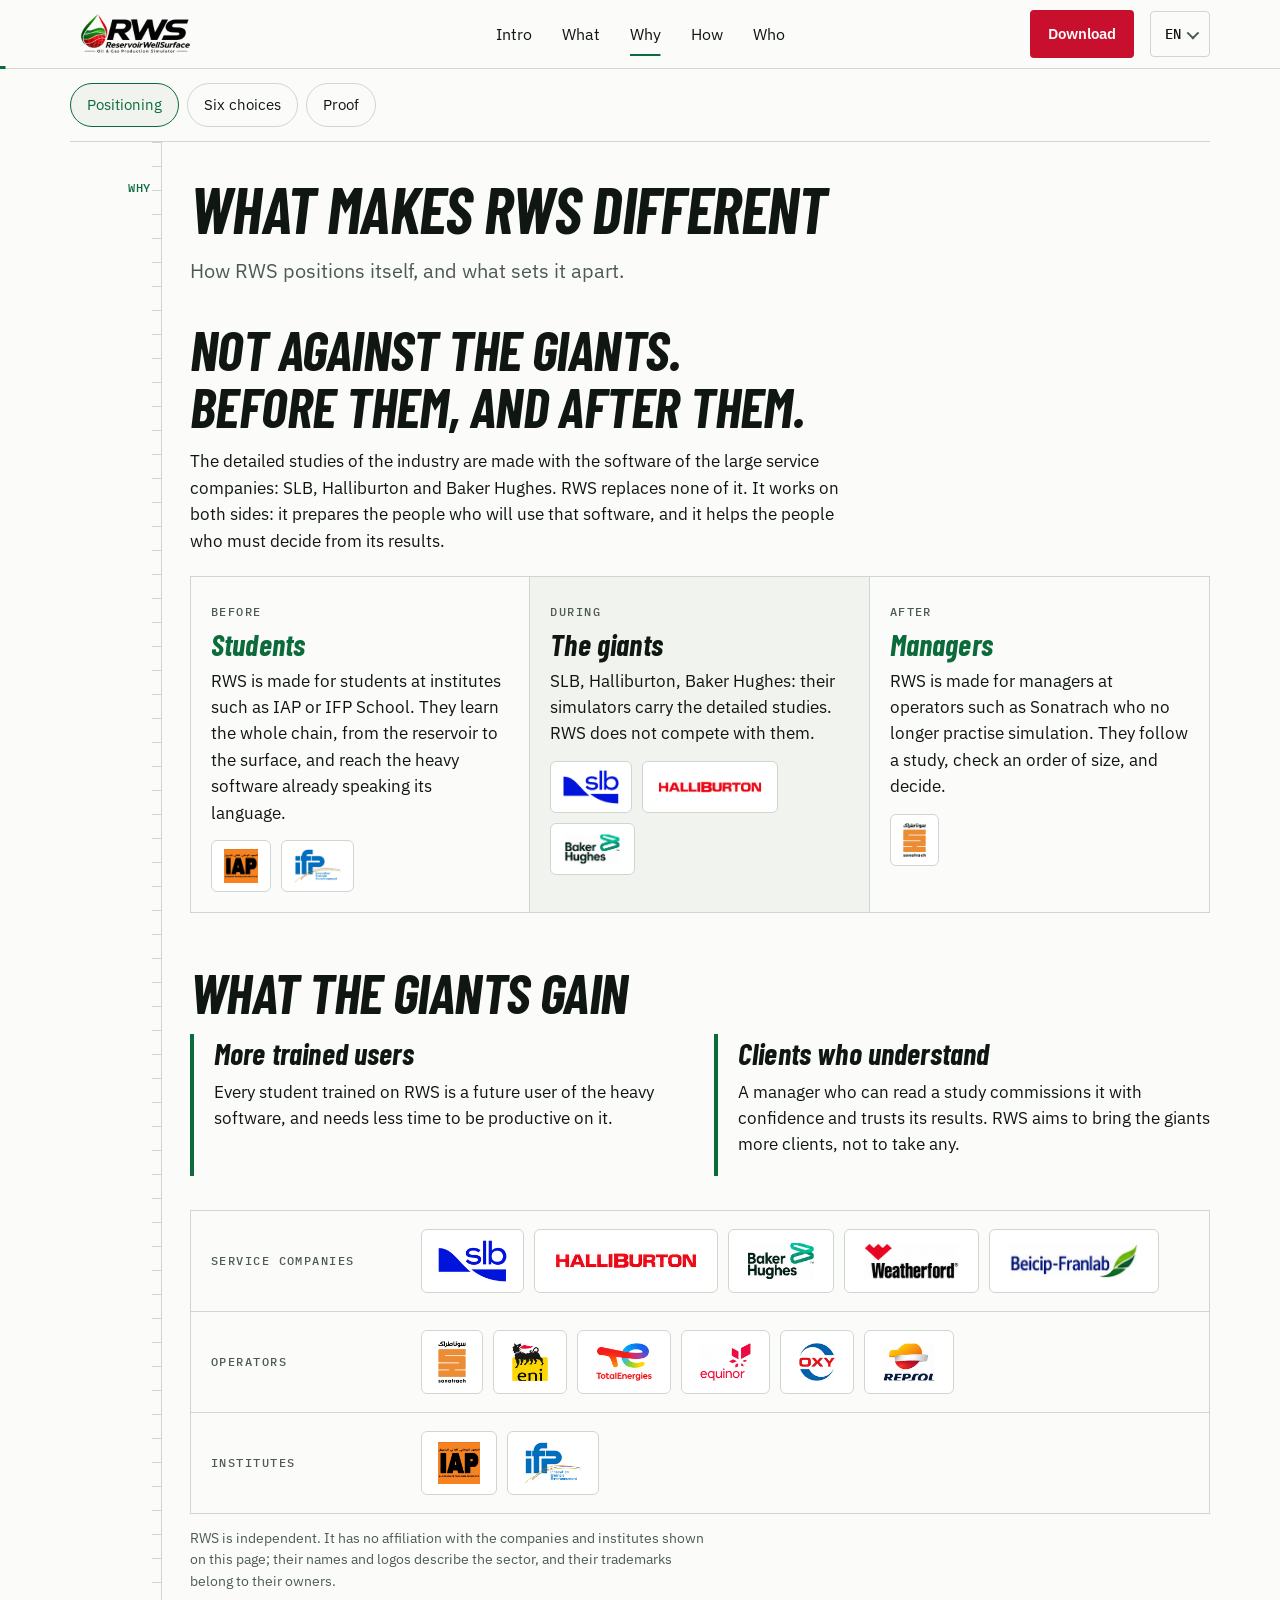
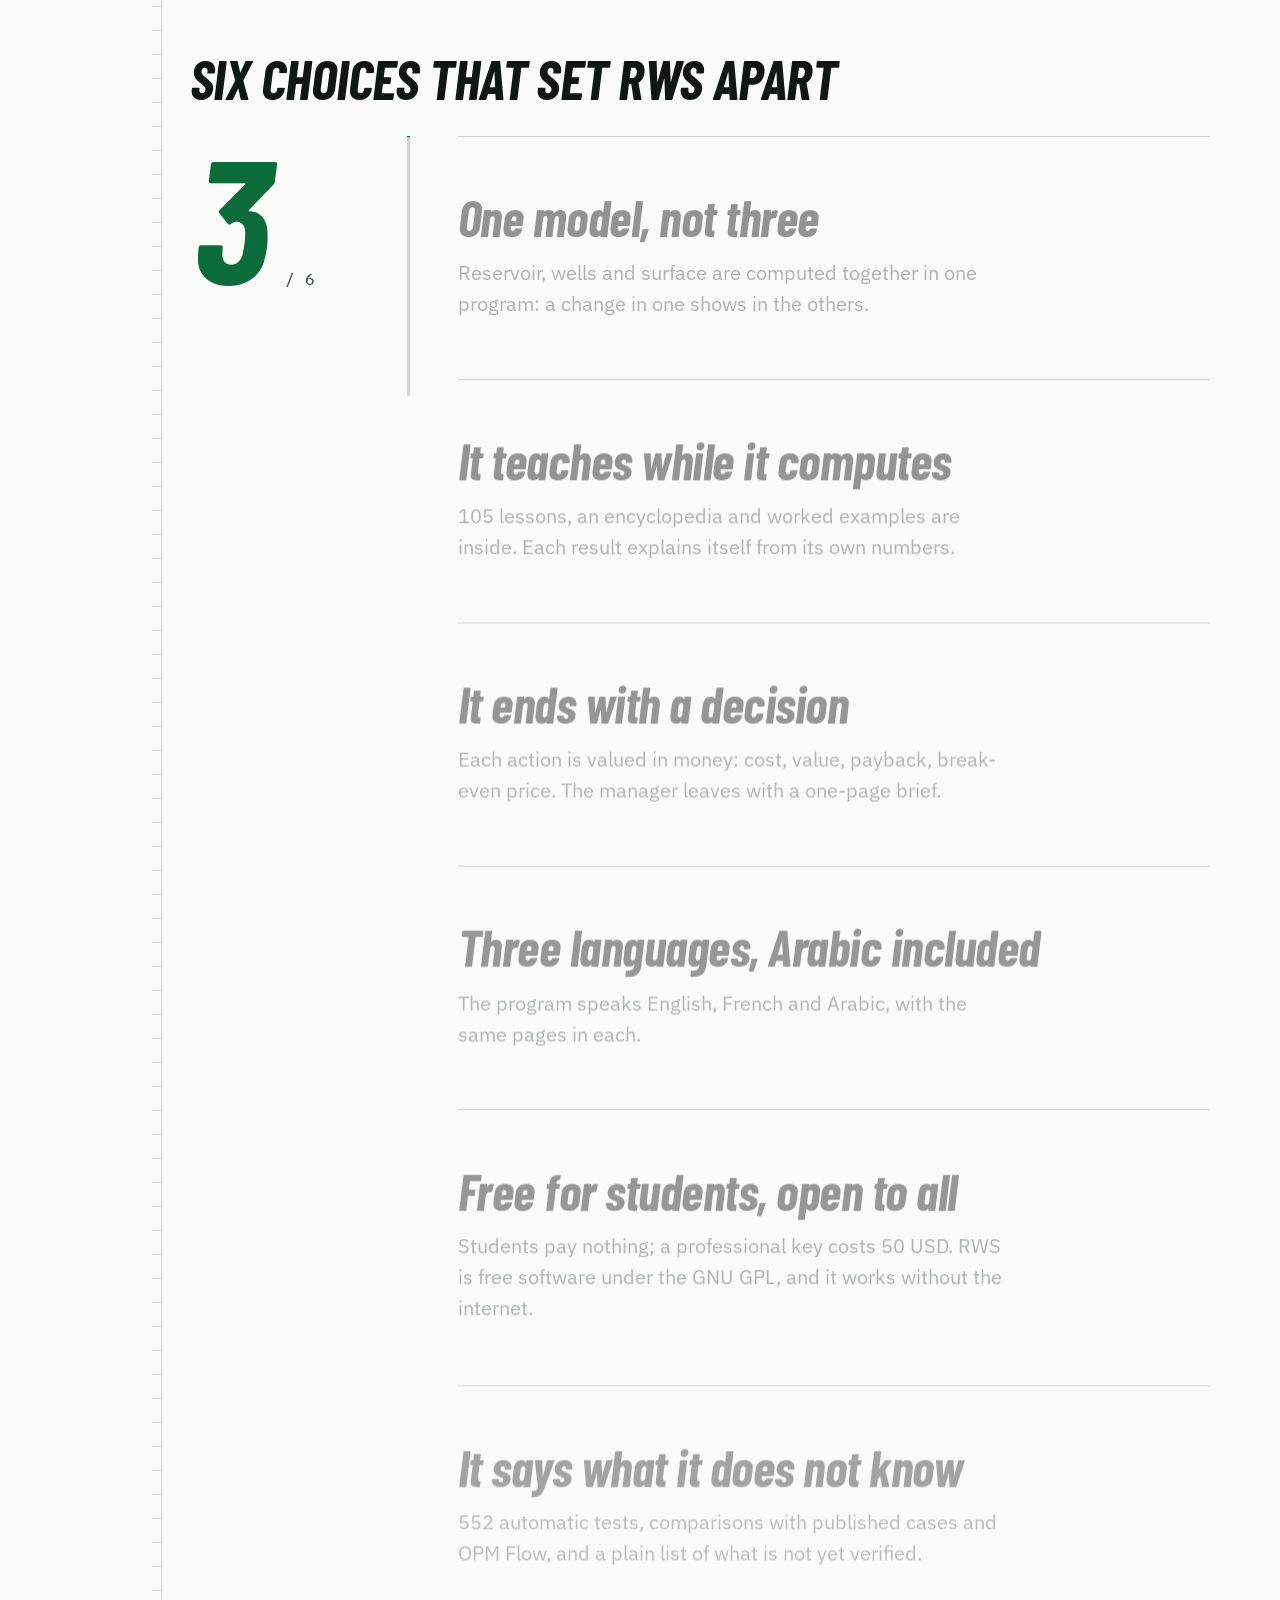
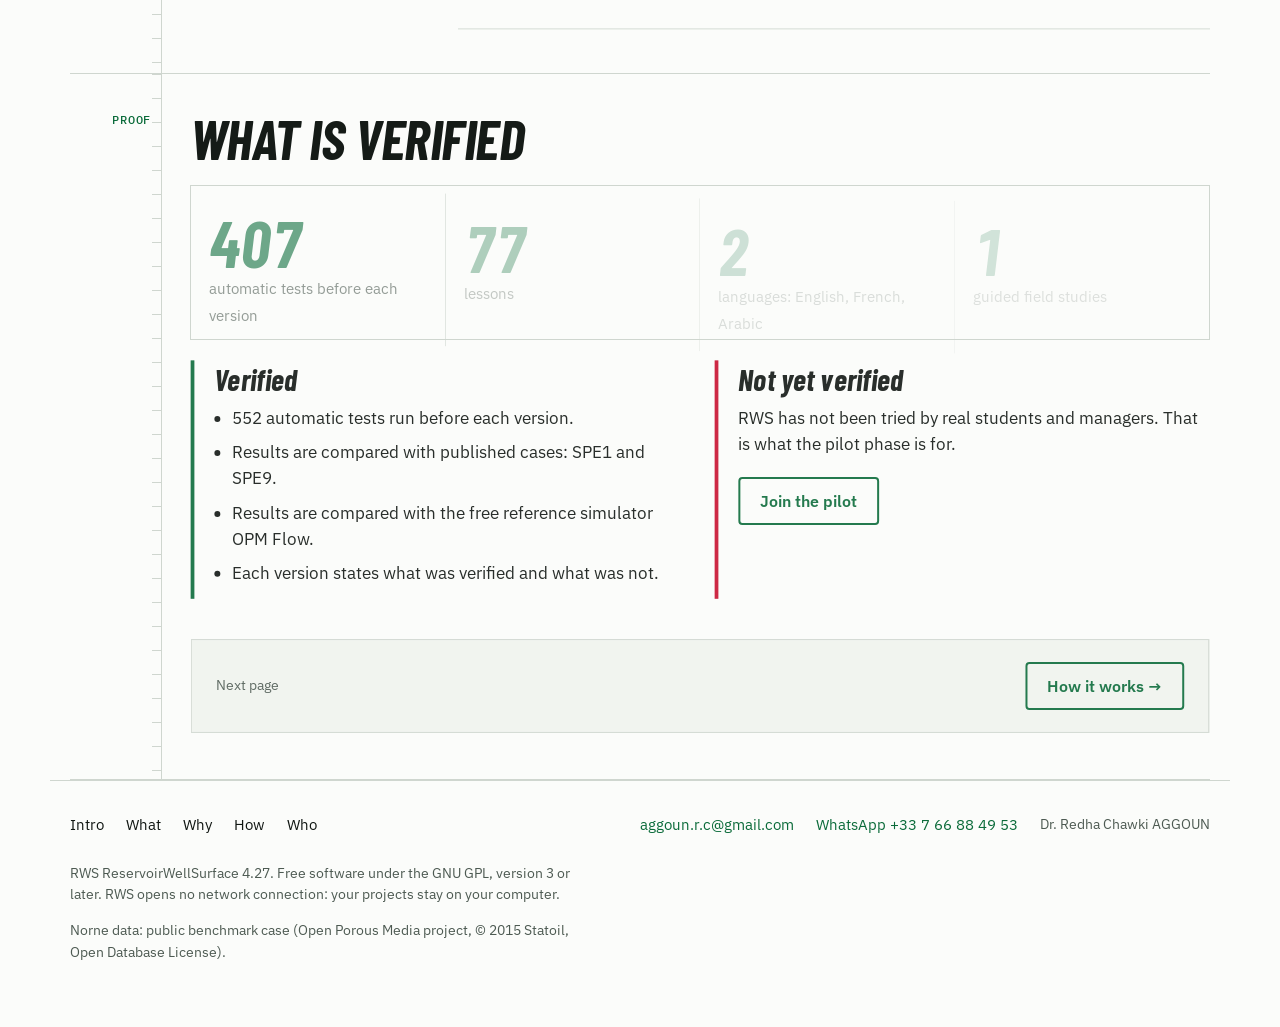
<file: why.html>
<!DOCTYPE html>
<html lang="en">
<head>
<meta charset="utf-8">
<meta name="viewport" content="width=device-width, initial-scale=1">
<title>Why RWS — RWS ReservoirWellSurface</title>
<meta name="description" content="Not against the giants, but before them and after them: how RWS positions itself, what the industry gains, and what sets it apart.">
<meta property="og:type" content="website">
<meta property="og:title" content="Why RWS — RWS ReservoirWellSurface">
<meta property="og:description" content="Not against the giants, but before them and after them: how RWS positions itself, what the industry gains, and what sets it apart.">
<meta property="og:image" content="https://redhaaggoun.github.io/rws-site/img/norne3d.jpg">
<meta property="og:url" content="https://redhaaggoun.github.io/rws-site/why.html">
<meta name="twitter:card" content="summary_large_image">
<link rel="icon" href="img/logo.png">
<link rel="preconnect" href="https://fonts.googleapis.com">
<link rel="preconnect" href="https://fonts.gstatic.com" crossorigin>
<link href="https://fonts.googleapis.com/css2?family=Barlow+Condensed:ital,wght@0,600;0,700;1,600;1,700&family=IBM+Plex+Mono:wght@400;500&family=IBM+Plex+Sans:wght@400;500;600&family=IBM+Plex+Sans+Arabic:wght@400;500;600;700&display=swap" rel="stylesheet">
<link rel="stylesheet" href="css/site.css?v=32">
</head>
<body>

<header class="bar">
  <div class="bar-in">
    <a class="home" href="index.html" aria-label="RWS, home" data-fr-aria="RWS, accueil"><img class="logo-light" src="img/logo.png" width="396" height="132" alt="RWS ReservoirWellSurface"><img class="logo-dark" src="img/logo_dark.png" width="396" height="132" alt="RWS ReservoirWellSurface"></a>
    <nav aria-label="Pages">
      <a href="index.html" data-fr="Intro">Intro</a>
      <div class="mi"><a href="what.html" data-fr="Quoi">What</a><div class="sub"><a href="what.html#what" data-fr="Le produit">The product</a><a href="what.html#levels" data-fr="Quatre niveaux">Four levels</a><a href="what.html#decide" data-fr="Une décision chiffrée">A worked decision</a><a href="what.html#sheet" data-fr="Fiche technique">Technical sheet</a></div></div>
      <div class="mi"><a href="why.html" aria-current="page" data-fr="Pourquoi">Why</a><div class="sub"><a href="#why" data-fr="Positionnement">Positioning</a><a href="#six" data-fr="Six choix">Six choices</a><a href="#proof" data-fr="Les preuves">Proof</a></div></div>
      <div class="mi"><a href="how.html" data-fr="Comment">How</a><div class="sub"><a href="how.html#films" data-fr="Films">Films</a><a href="how.html#download" data-fr="Télécharger">Download</a><a href="how.html#key" data-fr="Comment l'obtenir">How to get it</a><a href="how.html#activate" data-fr="Activation">Activation</a><a href="how.html#institutes" data-fr="Pour les instituts">For institutes</a><a href="how.html#semester" data-fr="Un semestre">A semester</a><a href="how.html#pilot" data-fr="Pilote">Pilot</a></div></div>
      <div class="mi"><a href="who.html" data-fr="Qui">Who</a><div class="sub"><a href="who.html#who" data-fr="Vision et mission">Vision and mission</a><a href="who.html#values" data-fr="Valeurs">Values</a><a href="who.html#team" data-fr="Équipe">Team</a><a href="who.html#partner" data-fr="Associé">Partner</a></div></div>
    </nav>
    <a class="btn fill red keybtn" href="how.html#download" data-fr="Télécharger">Download</a>
    <details class="lang">
      <summary aria-label="Language"><span id="lang-cur">EN</span></summary>
      <div role="group" aria-label="Language">
        <button type="button" data-l="en" lang="en">English</button>
        <button type="button" data-l="fr" lang="fr">Français</button>
        <button type="button" data-l="ar" lang="ar">العربية</button>
      </div>
    </details>
  </div>
</header>

<main class="log">

  <nav class="subnav" aria-label="On this page" data-fr-aria="Sur cette page"><a href="#why" data-fr="Positionnement">Positioning</a><a href="#six" data-fr="Six choix">Six choices</a><a href="#proof" data-fr="Les preuves">Proof</a></nav>

  <section class="interval" id="why">
    <div class="depth"><b data-fr="POURQUOI">WHY</b></div>
    <div class="body">
      <h1 class="page" data-fr="Ce qui rend RWS différent">What makes RWS different</h1>
      <p class="lede" data-fr="Comment RWS se positionne, et ce qui le distingue.">How RWS positions itself, and what sets it apart.</p>
      <h2 style="margin-top:34px" data-fr="Pas contre les géants. Avant eux, et après eux.">Not against the giants. Before them, and after them.</h2>
      <p data-fr="Les études détaillées de l'industrie se font avec les logiciels des grandes sociétés de services : SLB, Halliburton et Baker Hughes. RWS n'en remplace aucun. Il travaille des deux côtés : il prépare ceux qui utiliseront ces logiciels, et il aide ceux qui doivent décider à partir de leurs résultats.">The detailed studies of the industry are made with the software of the large service companies: SLB, Halliburton and Baker Hughes. RWS replaces none of it. It works on both sides: it prepares the people who will use that software, and it helps the people who must decide from its results.</p>
      <div class="stand">
        <div class="rws"><span data-fr="Avant">Before</span><h3 data-fr="Étudiants">Students</h3><p data-fr="RWS est fait pour les étudiants d'instituts comme l'IAP ou IFP School. Ils apprennent toute la chaîne, du gisement à la surface, et arrivent aux logiciels lourds en parlant déjà leur langage.">RWS is made for students at institutes such as IAP or IFP School. They learn the whole chain, from the reservoir to the surface, and reach the heavy software already speaking its language.</p><ul class="logos"><li class="logo"><img src="img/logos/iap.png" width="160" height="160" alt="IAP, Algerian Petroleum Institute" loading="lazy"></li><li class="logo"><img src="img/logos/ifp.png" width="221" height="160" alt="IFP" loading="lazy"></li></ul></div>
        <div class="mid"><span data-fr="Pendant">During</span><h3 data-fr="Les géants">The giants</h3><p data-fr="SLB, Halliburton, Baker Hughes : leurs simulateurs portent les études détaillées. RWS ne les concurrence pas.">SLB, Halliburton, Baker Hughes: their simulators carry the detailed studies. RWS does not compete with them.</p><ul class="logos"><li class="logo"><img src="img/logos/slb.png" width="263" height="160" alt="SLB" loading="lazy"></li><li class="logo"><img src="img/logos/halliburton.png" width="284" height="48" alt="Halliburton" loading="lazy"></li><li class="logo"><img src="img/logos/baker-hughes.png" width="245" height="142" alt="Baker Hughes" loading="lazy"></li></ul></div>
        <div class="rws"><span data-fr="Après">After</span><h3 data-fr="Managers">Managers</h3><p data-fr="RWS est fait pour les managers d'opérateurs comme Sonatrach qui ne pratiquent plus la simulation. Ils suivent une étude, vérifient un ordre de grandeur, et décident.">RWS is made for managers at operators such as Sonatrach who no longer practise simulation. They follow a study, check an order of size, and decide.</p><ul class="logos"><li class="logo"><img src="img/logos/sonatrach.png" width="108" height="160" alt="Sonatrach" loading="lazy"></li></ul></div>
      </div>
      <h2 style="margin-top:50px" data-fr="Ce que les géants y gagnent">What the giants gain</h2>
      <div class="two">
        <div class="check"><h3 data-fr="Plus d'utilisateurs formés">More trained users</h3><p data-fr="Chaque étudiant formé sur RWS est un futur utilisateur des logiciels lourds, et devient productif plus vite.">Every student trained on RWS is a future user of the heavy software, and needs less time to be productive on it.</p></div>
        <div class="check"><h3 data-fr="Des clients qui comprennent">Clients who understand</h3><p data-fr="Un manager qui sait lire une étude la commande avec confiance et se fie à ses résultats. RWS veut apporter des clients aux géants, pas leur en prendre.">A manager who can read a study commissions it with confidence and trusts its results. RWS aims to bring the giants more clients, not to take any.</p></div>
      </div>
      <div class="names">
        <div class="names-row"><span data-fr="Sociétés de services">Service companies</span><ul class="logos"><li class="logo"><img src="img/logos/slb.png" width="263" height="160" alt="SLB" loading="lazy"></li><li class="logo"><img src="img/logos/halliburton.png" width="284" height="48" alt="Halliburton" loading="lazy"></li><li class="logo"><img src="img/logos/baker-hughes.png" width="245" height="142" alt="Baker Hughes" loading="lazy"></li><li class="logo"><img src="img/logos/weatherford.png" width="270" height="113" alt="Weatherford" loading="lazy"></li><li class="logo"><img src="img/logos/beicip-franlab.png" width="279" height="86" alt="Beicip-Franlab" loading="lazy"></li></ul></div>
        <div class="names-row"><span data-fr="Opérateurs">Operators</span><ul class="logos"><li class="logo"><img src="img/logos/sonatrach.png" width="108" height="160" alt="Sonatrach" loading="lazy"></li><li class="logo"><img src="img/logos/eni.png" width="151" height="160" alt="Eni" loading="lazy"></li><li class="logo"><img src="img/logos/totalenergies.png" width="230" height="160" alt="TotalEnergies" loading="lazy"></li><li class="logo"><img src="img/logos/equinor.png" width="207" height="160" alt="Equinor" loading="lazy"></li><li class="logo"><img src="img/logos/oxy.png" width="155" height="160" alt="Occidental" loading="lazy"></li><li class="logo"><img src="img/logos/repsol.png" width="212" height="160" alt="Repsol" loading="lazy"></li></ul></div>
        <div class="names-row"><span data-fr="Instituts">Institutes</span><ul class="logos"><li class="logo"><img src="img/logos/iap.png" width="160" height="160" alt="IAP, Algerian Petroleum Institute" loading="lazy"></li><li class="logo"><img src="img/logos/ifp.png" width="221" height="160" alt="IFP" loading="lazy"></li></ul></div>
      </div>
      <p class="small" style="margin-top:14px" data-fr="RWS est indépendant. Il n'a aucun lien avec les sociétés et instituts montrés sur cette page ; leurs noms et logos décrivent le secteur, et leurs marques appartiennent à leurs propriétaires.">RWS is independent. It has no affiliation with the companies and institutes shown on this page; their names and logos describe the sector, and their trademarks belong to their owners.</p>
      <h2 id="six" style="margin-top:56px" data-fr="Six choix qui distinguent RWS">Six choices that set RWS apart</h2>
      <div class="why">
        <div class="why-side" aria-hidden="true"><div class="why-num"><b id="why-num">1</b><span>/ 6</span></div><i class="why-line"><i></i></i></div>
        <ol class="why-list">
          <li><div class="in"><span class="n" aria-hidden="true">1</span><h2 data-fr="Un modèle, pas trois">One model, not three</h2><p data-fr="Le gisement, les puits et la surface sont calculés ensemble dans un seul programme : un changement dans l'un se voit dans les autres.">Reservoir, wells and surface are computed together in one program: a change in one shows in the others.</p></div></li>
          <li><div class="in"><span class="n" aria-hidden="true">2</span><h2 data-fr="Il enseigne en calculant">It teaches while it computes</h2><p data-fr="105 leçons, une encyclopédie et des exemples résolus sont à l'intérieur. Chaque résultat s'explique à partir de ses propres chiffres.">105 lessons, an encyclopedia and worked examples are inside. Each result explains itself from its own numbers.</p></div></li>
          <li><div class="in"><span class="n" aria-hidden="true">3</span><h2 data-fr="Il finit par une décision">It ends with a decision</h2><p data-fr="Chaque action est chiffrée : coût, valeur, délai de récupération, prix d'équilibre. Le manager repart avec une note d'une page.">Each action is valued in money: cost, value, payback, break-even price. The manager leaves with a one-page brief.</p></div></li>
          <li><div class="in"><span class="n" aria-hidden="true">4</span><h2 data-fr="Trois langues, dont l'arabe">Three languages, Arabic included</h2><p data-fr="Le programme parle français, anglais et arabe, avec les mêmes pages dans chaque langue.">The program speaks English, French and Arabic, with the same pages in each.</p></div></li>
          <li><div class="in"><span class="n" aria-hidden="true">5</span><h2 data-fr="Gratuit pour les étudiants, ouvert à tous">Free for students, open to all</h2><p data-fr="Les étudiants ne paient rien ; une clé professionnelle coûte 50 USD. RWS est un logiciel libre sous licence GNU GPL, et il fonctionne sans internet.">Students pay nothing; a professional key costs 50 USD. RWS is free software under the GNU GPL, and it works without the internet.</p></div></li>
          <li><div class="in"><span class="n" aria-hidden="true">6</span><h2 data-fr="Il dit ce qu'il ne sait pas">It says what it does not know</h2><p data-fr="552 tests automatiques, des comparaisons avec des cas publiés et OPM Flow, et la liste claire de ce qui n'est pas encore vérifié.">552 automatic tests, comparisons with published cases and OPM Flow, and a plain list of what is not yet verified.</p></div></li>
        </ol>
      </div>
    </div>
  </section>

  <section class="interval" id="proof">
    <div class="depth"><b data-fr="PREUVES">PROOF</b></div>
    <div class="body">
      <h2 data-fr="Ce qui est vérifié">What is verified</h2>
      <div class="stats">
        <div><b>552</b><span data-fr="tests automatiques avant chaque version">automatic tests before each version</span></div>
        <div><b>105</b><span data-fr="leçons">lessons</span></div>
        <div><b>3</b><span data-fr="langues : français, anglais, arabe">languages: English, French, Arabic</span></div>
        <div><b>2</b><span data-fr="études de champ guidées">guided field studies</span></div>
      </div>
      <div class="two">
        <div class="check">
          <h3 data-fr="Vérifié">Verified</h3>
          <ul>
            <li data-fr="552 tests automatiques passent avant chaque version.">552 automatic tests run before each version.</li>
            <li data-fr="Les résultats sont comparés à des cas publiés : SPE1 et SPE9.">Results are compared with published cases: SPE1 and SPE9.</li>
            <li data-fr="Les résultats sont comparés au simulateur libre de référence OPM Flow.">Results are compared with the free reference simulator OPM Flow.</li>
            <li data-fr="Chaque version dit ce qui a été vérifié et ce qui ne l'a pas été.">Each version states what was verified and what was not.</li>
          </ul>
        </div>
        <div class="check todo">
          <h3 data-fr="Pas encore vérifié">Not yet verified</h3>
          <p data-fr="RWS n'a pas été essayé par de vrais étudiants et managers. C'est l'objet de la phase pilote.">RWS has not been tried by real students and managers. That is what the pilot phase is for.</p>
          <a class="btn line" href="how.html#pilot" data-fr="Rejoindre le pilote">Join the pilot</a>
        </div>
      </div>
      <div class="band next">
        <p class="small" data-fr="Page suivante">Next page</p>
        <a class="btn line" href="how.html" data-fr="Comment ça marche &#8594;">How it works &#8594;</a>
      </div>
    </div>
  </section>
</main>

<footer>
  <div class="foot">
    <nav aria-label="Footer">
      <a href="index.html" data-fr="Intro">Intro</a>
      <a href="what.html" data-fr="Quoi">What</a>
      <a href="why.html" data-fr="Pourquoi">Why</a>
      <a href="how.html" data-fr="Comment">How</a>
      <a href="who.html" data-fr="Qui">Who</a>
    </nav>
    <p class="reach"><a href="mailto:aggoun.r.c@gmail.com">aggoun.r.c@gmail.com</a><a href="https://wa.me/33766884953">WhatsApp +33 7 66 88 49 53</a><span>Dr. Redha Chawki AGGOUN</span></p>
  </div>
  <p data-fr="RWS ReservoirWellSurface 4.27. Logiciel libre sous licence GNU GPL version 3 ou ultérieure. RWS n'ouvre aucune connexion réseau : vos projets restent sur votre ordinateur.">RWS ReservoirWellSurface 4.27. Free software under the GNU GPL, version 3 or later. RWS opens no network connection: your projects stay on your computer.</p>
  <p data-fr="Données de Norne : cas de référence public (projet Open Porous Media, © 2015 Statoil, Open Database License).">Norne data: public benchmark case (Open Porous Media project, © 2015 Statoil, Open Database License).</p>
</footer>

<dialog class="lb" id="lb"><button type="button" data-fr="Fermer">Close</button><img alt=""><p></p></dialog>
<script src="js/ar.js?v=32"></script>
<script src="js/vendor/gsap.min.js"></script>
<script src="js/vendor/ScrollTrigger.min.js"></script>
<script src="js/vendor/SplitText.min.js"></script>
<script src="js/site.js?v=32"></script>
</body>
</html>
</file>
<file: css/site.css>
/* Layout idea: the page is read like a well log. A depth track runs down the left edge;
   each section is an interval of the log, from the surface (who it is for) down to the reservoir (the decision). */
:root {
  --paper: #fbfcfa;
  --panel: #f0f3ee;
  --ink: #101612;
  --soft: #4d5a52;
  --line: #cfd6cf;
  --green: #0b6b3a;
  --red: #c8102e;
  --display: "Barlow Condensed", "Arial Narrow", "Helvetica Neue", Arial, sans-serif;
  --body: "IBM Plex Sans", "Segoe UI", system-ui, sans-serif;
  --mono: "IBM Plex Mono", ui-monospace, "SFMono-Regular", Consolas, monospace;
  --track: 92px;
  --fig: #fff;
}
@media (prefers-color-scheme: dark) {
  :root:not([data-theme="light"]) {
    --paper: #0f1512; --panel: #18211c; --ink: #eef2ee; --soft: #a9b6ad; --line: #2c3a32; --green: #39b877; --red: #ff5a6e; --fig: #18211c;
    color-scheme: dark;
  }
}
:root[data-theme="dark"] {
  --paper: #0f1512; --panel: #18211c; --ink: #eef2ee; --soft: #a9b6ad; --line: #2c3a32; --green: #39b877; --red: #ff5a6e; --fig: #18211c;
  color-scheme: dark;
}
* { box-sizing: border-box; }
html { scroll-behavior: smooth; }
body { margin: 0; background: var(--paper); color: var(--ink); font-family: var(--body); font-size: 1.0625rem; line-height: 1.55; }
img { max-width: 100%; height: auto; display: block; }
a { color: var(--green); }
a:focus-visible, button:focus-visible { outline: 3px solid var(--red); outline-offset: 3px; }

.logo-dark { display: none; }
@media (prefers-color-scheme: dark) { :root:not([data-theme="light"]) .logo-light { display: none; } :root:not([data-theme="light"]) .logo-dark { display: block; } }
:root[data-theme="dark"] .logo-light { display: none; }
:root[data-theme="dark"] .logo-dark { display: block; }

/* top bar */
.bar { position: sticky; top: 0; z-index: 5; background: var(--paper); border-bottom: 1px solid var(--line); }
.bar-in { max-width: 1180px; margin: 0 auto; padding: 10px 20px; display: flex; align-items: center; gap: 20px; flex-wrap: wrap; }
.bar img { height: 44px; width: auto; }
.bar nav { display: flex; gap: 18px; flex-wrap: wrap; margin-left: auto; font-size: 0.9375rem; }
.bar nav a { color: var(--ink); text-decoration: none; border-bottom: 2px solid transparent; padding: 4px 0; }
.bar nav a:hover { border-bottom-color: var(--green); }
.lang { display: flex; border: 1px solid var(--line); border-radius: 4px; overflow: hidden; }
.lang button { font: 500 0.8125rem var(--mono); padding: 6px 10px; border: 0; background: transparent; color: var(--soft); cursor: pointer; }
.lang button[aria-pressed="true"] { background: var(--green); color: var(--paper); }

/* the log */
.log { max-width: 1180px; margin: 0 auto; padding: 0 20px; }
.interval { display: grid; grid-template-columns: var(--track) minmax(0, 1fr); border-bottom: 1px solid var(--line); }
.depth { border-right: 1px solid var(--line); padding: 34px 10px 0 0; font: 500 0.75rem var(--mono); color: var(--soft); text-align: right;
  background-image: repeating-linear-gradient(to bottom, var(--line) 0 1px, transparent 1px 24px); background-size: 9px 100%; background-repeat: no-repeat; background-position: right top; }
.depth b { display: block; color: var(--green); font-weight: 500; letter-spacing: .06em; white-space: nowrap; }
.body { padding: 34px 0 46px 28px; min-width: 0; }
h1, h2, h3 { font-family: var(--display); font-style: italic; font-weight: 700; line-height: 1.02; margin: 0; text-wrap: balance; letter-spacing: .005em; }
h1 { font-size: clamp(2.875rem, 8vw, 6rem); text-transform: uppercase; }
h1 em { font-style: italic; color: var(--green); }
h2 { font-size: clamp(2.125rem, 5vw, 3.5rem); text-transform: uppercase; margin-bottom: 14px; }
h3 { font-size: 1.875rem; }
p { margin: 0 0 14px; max-width: 65ch; }
.lede { font-size: 1.25rem; color: var(--soft); max-width: 58ch; }
.eyebrow { font: 500 0.8125rem var(--mono); letter-spacing: .12em; text-transform: uppercase; color: var(--green); margin-bottom: 14px; }
.small { font-size: 0.875rem; color: var(--soft); }

/* hero */
.hero { display: grid; grid-template-columns: minmax(0, 1.05fr) minmax(0, 1fr); gap: 34px; align-items: center; }
.hero figure { margin: 0; border: 1px solid var(--line); background: var(--fig); }
.hero figcaption, figure figcaption { font: 400 0.75rem var(--mono); color: var(--soft); padding: 8px 10px; border-top: 1px solid var(--line); background: var(--panel); }
.cta { display: flex; gap: 12px; flex-wrap: wrap; margin-top: 22px; }
.btn { font: 600 1rem var(--body); text-decoration: none; padding: 12px 20px; border-radius: 4px; border: 2px solid var(--green); }
.btn.fill { background: var(--green); color: var(--paper); }
.btn.line { color: var(--green); }
.legend { display: flex; gap: 16px; flex-wrap: wrap; margin-top: 10px; font: 400 0.8125rem var(--mono); color: var(--soft); }
.legend i { display: inline-block; width: 12px; height: 12px; margin-right: 6px; vertical-align: -1px; }

/* before / after */
.stand { display: grid; grid-template-columns: repeat(3, minmax(0, 1fr)); gap: 0; border: 1px solid var(--line); margin-top: 22px; }
.stand div { padding: 20px; border-right: 1px solid var(--line); min-width: 0; }
.stand div:last-child { border-right: 0; }
.stand .mid { background: var(--panel); }
.stand span { font: 500 0.75rem var(--mono); letter-spacing: .12em; text-transform: uppercase; color: var(--soft); }
.stand h3 { margin: 6px 0 8px; }
.stand .rws h3 { color: var(--green); }

/* levels */
.level { display: grid; grid-template-columns: minmax(0, .8fr) minmax(0, 1.2fr); gap: 30px; align-items: start; padding: 26px 0; border-top: 1px solid var(--line); }
.level:first-of-type { border-top: 0; }
.level .num { font: 700 italic 5.75rem/0.8 var(--display); color: var(--green); }

.level ul { margin: 10px 0 0; padding-left: 18px; }
.level li { margin-bottom: 6px; }
.level figure { margin: 0; border: 1px solid var(--line); background: #fff; }

/* decide: bars */
.bars { margin: 22px 0 8px; display: grid; gap: 18px; max-width: 860px; }
.row { display: grid; grid-template-columns: minmax(0, 250px) minmax(0, 1fr); gap: 16px; align-items: center; }
.row .name { font-weight: 600; }
.row .name small { display: block; font: 400 0.8125rem var(--mono); color: var(--soft); }
.bar2 { display: grid; gap: 5px; }
.bar2 span { display: block; height: 22px; background: var(--green); min-width: 3px; position: relative; }
.bar2 span.b { background: var(--ink); }
.bar2 span::after { content: attr(data-v); position: absolute; left: calc(100% + 8px); top: 0; font: 500 0.875rem/1.375rem var(--mono); color: var(--ink); white-space: nowrap; font-variant-numeric: tabular-nums; }
.key { display: flex; gap: 18px; flex-wrap: wrap; font: 400 0.8125rem var(--mono); color: var(--soft); margin-top: 6px; }
.key i { display: inline-block; width: 12px; height: 12px; margin-right: 6px; vertical-align: -1px; }
.decisions { counter-reset: d; display: grid; gap: 10px; margin: 20px 0 14px; padding: 0; list-style: none; max-width: 860px; }
.decisions li { counter-increment: d; display: grid; grid-template-columns: 54px minmax(0, 1fr); gap: 14px; padding: 14px 16px; background: var(--panel); border-left: 0; }
.decisions li::before { content: counter(d); font: 700 italic 2.75rem/1 var(--display); color: var(--green); }
.decisions li:last-child::before { color: var(--red); }
.decisions b { display: block; }

/* proof */
.stats { display: grid; grid-template-columns: repeat(4, minmax(0, 1fr)); border: 1px solid var(--line); margin: 20px 0; }
.stats div { padding: 18px; border-right: 1px solid var(--line); min-width: 0; }
.stats div:last-child { border-right: 0; }
.stats b { display: block; font: 700 italic 4rem/1 var(--display); color: var(--green); font-variant-numeric: tabular-nums; }
.stats span { font-size: 0.9375rem; color: var(--soft); }
.two { display: grid; grid-template-columns: repeat(2, minmax(0, 1fr)); gap: 28px; }

/* key */
.price { display: grid; grid-template-columns: repeat(3, minmax(0, 1fr)); gap: 0; border: 1px solid var(--line); margin: 20px 0; }
.price div { padding: 20px; border-right: 1px solid var(--line); min-width: 0; }
.price div:last-child { border-right: 0; }
.price b { display: block; font: 700 italic 3rem/1 var(--display); margin: 6px 0; }
.price span { font: 500 0.75rem var(--mono); letter-spacing: .12em; text-transform: uppercase; color: var(--soft); }
ol.steps { margin: 14px 0 0; padding-left: 22px; max-width: 65ch; }
ol.steps li { margin-bottom: 8px; }
.contact { font: 500 1.125rem var(--mono); margin: 10px 0; overflow-wrap: anywhere; }
footer { max-width: 1180px; margin: 0 auto; padding: 26px 20px 50px; font-size: 0.875rem; color: var(--soft); }

@media (max-width: 860px) {
  :root { --track: 0px; }
  .interval { grid-template-columns: minmax(0, 1fr); }
  .depth { display: none; }
  .body { padding-left: 0; }
  .hero, .level, .two { grid-template-columns: minmax(0, 1fr); }
  .stand, .stats, .price { grid-template-columns: minmax(0, 1fr); }
  .stand div, .stats div, .price div { border-right: 0; border-bottom: 1px solid var(--line); }
  .stand div:last-child, .stats div:last-child, .price div:last-child { border-bottom: 0; }
  .row { grid-template-columns: minmax(0, 1fr); gap: 6px; }
  .bar2 span::after { font-size: 0.8125rem; }
  .bar2 { padding-right: 86px; }
  .bar nav { margin-left: 0; order: 3; width: 100%; }
  .lang { margin-left: auto; }
}
@media (prefers-reduced-motion: reduce) { html { scroll-behavior: auto; } }

/* ---------- additions: hero, tour, institutes ---------- */
.bar-in > a.home { line-height: 0; }
.bar nav a[aria-current="page"] { border-bottom-color: var(--green); }

/* hero, second version */
.hero { grid-template-columns: minmax(0, .92fr) minmax(0, 1.08fr); gap: 40px; }
.hero figure { overflow: hidden; position: relative; }
.hero figure .pan { overflow: hidden; }
.hero figure .pan img { animation: drift 26s ease-in-out infinite alternate; transform-origin: 30% 40%; }
@keyframes drift { from { transform: scale(1.02); } to { transform: scale(1.14) translate(-2.5%, -1.5%); } }
.hero .legend { margin: 0; padding: 8px 10px; background: var(--fig); color: var(--soft); border-top: 1px solid var(--line); }
.facts { display: grid; grid-template-columns: repeat(4, auto); justify-content: start; gap: 10px 26px; margin: 26px 0 0; padding: 14px 0 0; border-top: 1px solid var(--line); list-style: none; font: 400 0.8125rem var(--mono); color: var(--soft); }
.facts li { display: flex; flex-direction: column; gap: 4px; }
.facts b { font: 700 italic 2.125rem/1 var(--display); color: var(--ink); font-variant-numeric: tabular-nums; }
.btn { transition: transform .15s ease, background .15s ease, color .15s ease; display: inline-block; }
.btn:hover { transform: translateY(-2px); }
.btn.line:hover { background: var(--green); color: var(--paper); }

/* animated section: reservoir, wells, surface */
.section-fig { margin: 34px 0 0; border: 1px solid var(--line); background: var(--panel); }
.section-fig svg { display: block; width: 100%; height: auto; }
.section-fig text { font: 500 0.75rem var(--mono); letter-spacing: .12em; fill: var(--soft); }
.section-fig .st { stroke: var(--line); fill: none; }
.section-fig .ink { stroke: var(--ink); fill: none; }
.section-fig .flow { stroke-dasharray: 7 9; animation: flow 1.6s linear infinite; }
@keyframes flow { to { stroke-dashoffset: -16; } }
.section-fig .water { transform-box: fill-box; transform-origin: left center; animation: flood 14s ease-in-out infinite; }
@keyframes flood { 0% { transform: scaleX(.22); opacity: 0; } 6% { opacity: 1; } 74% { transform: scaleX(1); opacity: 1; } 88% { transform: scaleX(1); opacity: 1; } 100% { transform: scaleX(1); opacity: 0; } }

/* the tour of the four levels */
.tabs { display: grid; grid-template-columns: repeat(4, minmax(0, 1fr)); border: 1px solid var(--line); margin-top: 8px; }
.tabs button { all: unset; box-sizing: border-box; cursor: pointer; padding: 16px 18px 14px; border-right: 1px solid var(--line); border-bottom: 4px solid transparent; display: grid; grid-template-columns: auto minmax(0, 1fr); column-gap: 12px; align-items: center; min-width: 0; }
.tabs button:last-child { border-right: 0; }
.tabs button b { grid-row: span 2; font: 700 italic 3.625rem/.85 var(--display); color: var(--line); transition: color .2s; }
.tabs button span { font: 700 italic 1.625rem/1 var(--display); text-transform: uppercase; }
.tabs button small { font: 400 0.75rem var(--mono); color: var(--soft); white-space: nowrap; overflow: hidden; text-overflow: ellipsis; }
.tabs button:hover b { color: var(--soft); }
.tabs button[aria-selected="true"] { background: var(--panel); border-bottom-color: var(--green); }
.tabs button[aria-selected="true"] b { color: var(--green); }
.tabs button:focus-visible { outline: 3px solid var(--red); outline-offset: -3px; }
.level { grid-template-columns: minmax(0, .62fr) minmax(0, 1.38fr); }
.level li { margin-bottom: 10px; }
.js .tabs + .panels .level { border-top: 0; padding: 26px 0 8px; }
.js .level[hidden] { display: none; }
.js .level .num, .js .level h3 { display: none; }
.js .level:not([hidden]) figure { animation: rise .35s ease both; }
@keyframes rise { from { opacity: 0; transform: translateY(10px); } to { opacity: 1; transform: none; } }
html:not(.js) .tabs, html:not(.js) .tour-nav { display: none; }
.zoom { all: unset; display: block; cursor: zoom-in; position: relative; width: 100%; }
.zoom:focus-visible { outline: 3px solid var(--red); outline-offset: 3px; }
.zoom::after { content: "+"; position: absolute; right: 10px; bottom: 10px; width: 34px; height: 34px; border-radius: 50%; background: #0b6b3a; color: #fff; font: 500 1.375rem/2.125rem var(--mono); text-align: center; opacity: .92; }
.tour-nav { display: flex; align-items: center; gap: 14px; margin-top: 10px; font: 500 0.8125rem var(--mono); color: var(--soft); }
.tour-nav button { font: 500 1.25rem/1 var(--mono); width: 44px; height: 44px; border: 1px solid var(--line); background: transparent; color: var(--ink); border-radius: 4px; cursor: pointer; }
.tour-nav button:hover { border-color: var(--green); color: var(--green); }
.tour-nav .hint { margin-left: auto; }
dialog.lb { border: 0; padding: 0; background: transparent; max-width: 96vw; max-height: 96vh; }
dialog.lb::backdrop { background: rgba(8, 12, 10, .86); }
dialog.lb img { max-width: 96vw; max-height: 84vh; width: auto; margin: 0 auto; background: #fff; }
dialog.lb p { color: #eef2ee; font: 400 0.8125rem var(--mono); margin: 10px 0 0; max-width: none; text-align: center; }
dialog.lb button { position: fixed; top: 14px; right: 16px; font: 500 0.9375rem var(--mono); padding: 10px 14px; border: 1px solid #eef2ee; background: transparent; color: #eef2ee; border-radius: 4px; cursor: pointer; }

/* institutes page */
.cards { display: grid; grid-template-columns: repeat(3, minmax(0, 1fr)); border: 1px solid var(--line); margin-top: 22px; }
.cards div { padding: 20px; border-right: 1px solid var(--line); border-bottom: 1px solid var(--line); min-width: 0; }
.cards div:nth-child(3n) { border-right: 0; }
.cards div:nth-last-child(-n+3) { border-bottom: 0; }
.cards h3 { font-size: 1.625rem; margin-bottom: 8px; }
.cards p { margin: 0; color: var(--soft); font-size: 1rem; }
.stats.six { grid-template-columns: repeat(6, minmax(0, 1fr)); }
.stats.six b { font-size: 3.25rem; }
.weeks { list-style: none; margin: 22px 0 14px; padding: 0; max-width: 900px; }
.weeks li { display: grid; grid-template-columns: 128px minmax(0, 1fr); gap: 20px; padding: 18px 0 18px 18px; border-left: 4px solid var(--green); border-bottom: 1px solid var(--line); }
.weeks .wk { font: 500 0.8125rem var(--mono); letter-spacing: .08em; text-transform: uppercase; color: var(--soft); padding-top: 6px; }
.weeks h3 { font-size: 1.75rem; margin-bottom: 6px; }
.weeks h3 small { font: 500 0.75rem var(--mono); letter-spacing: .12em; color: var(--green); font-style: normal; margin-left: 8px; vertical-align: middle; }
.weeks p { margin: 0; }
.pilot { border: 2px solid var(--green); padding: 26px; margin-top: 8px; display: grid; grid-template-columns: minmax(0, 1.3fr) minmax(0, .7fr); gap: 26px; align-items: center; }
.pilot .cta { margin-top: 0; }
.band { background: var(--panel); border: 1px solid var(--line); padding: 22px 24px; margin-top: 22px; display: flex; gap: 20px; align-items: center; justify-content: space-between; flex-wrap: wrap; }
.band p { margin: 0; }

@media (max-width: 1000px) { .stats.six { grid-template-columns: repeat(3, minmax(0, 1fr)); } .stats.six div:nth-child(3) { border-right: 0; } .stats.six div:nth-child(-n+3) { border-bottom: 1px solid var(--line); } }
@media (max-width: 860px) {
  .bar-in { gap: 10px 14px; padding: 8px 16px; }
  .bar img { height: 36px; }
  .bar nav { flex-wrap: nowrap; overflow-x: auto; white-space: nowrap; gap: 20px; padding-bottom: 2px; scrollbar-width: none; }
  .bar nav::-webkit-scrollbar { display: none; }
  .log { padding: 0 16px; }
  .body { padding-top: 26px; padding-bottom: 34px; }
  .hero { grid-template-columns: minmax(0, 1fr); gap: 24px; }
  .facts { grid-template-columns: repeat(4, minmax(0, 1fr)); gap: 10px 12px; font-size: 0.6875rem; }
  .lede { font-size: 1.125rem; }
  .btn { flex: 1 1 auto; text-align: center; }
  .tabs button { padding: 10px 6px 8px; grid-template-columns: minmax(0, 1fr); text-align: center; justify-items: center; }
  .tabs button b { grid-row: auto; font-size: 2.5rem; }
  .tabs button span { font-size: 0.8125rem; letter-spacing: 0; }
  .tabs button b { font-size: 2.5rem; }
  .tabs button small { display: none; }
  .level { grid-template-columns: minmax(0, 1fr); gap: 16px; }
  .js .level figure { order: -1; }
  .tour-nav .hint { display: none; }
  .tour-nav { justify-content: space-between; }
  .cards, .pilot { grid-template-columns: minmax(0, 1fr); }
  .cards div { border-right: 0; border-bottom: 1px solid var(--line) !important; }
  .cards div:last-child { border-bottom: 0 !important; }
  .stats.six { grid-template-columns: repeat(2, minmax(0, 1fr)); }
  .stats.six div { border-right: 1px solid var(--line); border-bottom: 1px solid var(--line); }
  .stats.six div:nth-child(2n) { border-right: 0; }
  .stats.six div:nth-last-child(-n+2) { border-bottom: 0; }
  .weeks li { grid-template-columns: minmax(0, 1fr); gap: 2px; }
  .section-fig text { font-size: 1.25rem; }
}
@media (prefers-reduced-motion: reduce) {
  .hero figure .pan img, .section-fig .flow, .js .level:not([hidden]) figure { animation: none; }
  .section-fig .water { animation: none; transform: scaleX(.7); }
  .btn:hover { transform: none; }
}
.hero h1 { font-size: clamp(2.625rem, 6.2vw, 5rem); }

/* several pages */
h1.page { font-size: clamp(2.375rem, 5.6vw, 4rem); margin-bottom: 14px; }
.tabs.links a { all: unset; box-sizing: border-box; cursor: pointer; padding: 16px 18px 14px; border-right: 1px solid var(--line); border-bottom: 4px solid transparent; display: grid; grid-template-columns: auto minmax(0, 1fr); column-gap: 12px; align-items: center; min-width: 0; }
.tabs.links a:last-child { border-right: 0; }
.tabs.links a b { grid-row: span 2; font: 700 italic 3.625rem/.85 var(--display); color: var(--green); }
.tabs.links a span { font: 700 italic 1.625rem/1 var(--display); text-transform: uppercase; }
.tabs.links a small { font: 400 0.75rem var(--mono); color: var(--soft); white-space: nowrap; overflow: hidden; text-overflow: ellipsis; }
.tabs.links a:hover { background: var(--panel); border-bottom-color: var(--green); }
.tabs.links a:focus-visible { outline: 3px solid var(--red); outline-offset: -3px; }
html:not(.js) .tabs.links { display: grid; }
.cards.links h3 a { color: var(--ink); text-decoration: none; }
.cards.links h3 a:hover { color: var(--green); }
.cards.links .go { display: inline-block; margin-top: 12px; font: 500 0.8125rem var(--mono); letter-spacing: .08em; text-transform: uppercase; text-decoration: none; }
.band.next { margin-top: 40px; }
@media (max-width: 860px) {
  .tabs.links a { padding: 10px 6px 8px; grid-template-columns: minmax(0, 1fr); text-align: center; justify-items: center; }
  .tabs.links a b { grid-row: auto; font-size: 2.5rem; }
  .tabs.links a span { font-size: 0.8125rem; letter-spacing: 0; }
  .tabs.links a small { display: none; }
}

/* ---------- polish pass ---------- */
body { font-size: 1.0625rem; }
/* header: the main action is always visible */
.bar-in { flex-wrap: nowrap; }
.bar .home { display: flex; align-items: center; min-height: 44px; }
.bar nav { align-items: center; }
.bar nav a { display: inline-flex; align-items: center; min-height: 44px; padding: 0; border-bottom: 0; box-shadow: inset 0 -2px 0 transparent; }
.bar nav a:hover, .bar nav a[aria-current="page"] { box-shadow: inset 0 -2px 0 var(--green); }
.keybtn { padding: 9px 16px; font-size: 0.9375rem; min-height: 44px; display: inline-flex; align-items: center; white-space: nowrap; }
.keybtn[aria-current="page"] { background: transparent; color: var(--green); }
.lang button { min-width: 44px; min-height: 44px; padding: 6px 10px; }
/* whole card is the link */
.cards.links div { position: relative; transition: background .2s ease, transform .2s ease; }
.cards.links div:hover { background: var(--panel); }
.cards.links .go { padding: 10px 0 0; margin-top: 4px; }
.cards.links .go::after { content: ""; position: absolute; inset: 0; }
.contact a { display: inline-block; padding: 12px 0; }
/* key page */
.ask h3 { font-size: 2rem; }
.ask .cta { flex-direction: column; align-items: stretch; }
.ask .btn { text-align: center; }
/* proof */
.check { border-left: 4px solid var(--green); padding: 4px 0 4px 20px; }
.check.todo { border-left-color: var(--red); }
.check h3 { margin-bottom: 10px; }
.check ul { margin: 0; padding-left: 18px; }
.check li { margin-bottom: 8px; }
.check .btn { margin-top: 6px; }
/* footer */
footer { border-top: 1px solid var(--line); margin-top: 0; padding-top: 22px; }
.foot { display: flex; flex-wrap: wrap; gap: 6px 30px; justify-content: space-between; align-items: center; margin-bottom: 16px; }
.foot nav, .reach { display: flex; flex-wrap: wrap; gap: 0 22px; margin: 0; max-width: none; align-items: center; }
.foot a { display: inline-flex; align-items: center; min-height: 44px; color: var(--ink); text-decoration: none; font-size: 0.9375rem; }
.foot a:hover { color: var(--green); text-decoration: underline; }
.reach a { color: var(--green); }
/* motion */
.js .rv { opacity: 0; transform: translateY(18px); transition: opacity .6s ease, transform .7s cubic-bezier(.2, .7, .2, 1); transition-delay: var(--d, 0ms); }
.js .rv.in { opacity: 1; transform: none; }
.js .row.rv.in .bar2 span { animation: grow .9s cubic-bezier(.2, .7, .2, 1) both; animation-delay: calc(var(--d, 0ms) + 150ms); }
.js .row.rv.in .bar2 span.b { animation-delay: calc(var(--d, 0ms) + 300ms); }
@keyframes grow { from { width: 0; } }
.tabs.links a { transition: background .2s ease, border-color .2s ease; }
.tabs.links a b { transition: transform .25s ease; }
.tabs.links a:hover b { transform: translateY(-3px); }
@media (prefers-color-scheme: dark) { :root:not([data-theme="light"]) .level figure img { filter: brightness(.9); } }
@media (max-width: 860px) {
  .bar-in { flex-wrap: wrap; }
  .keybtn { margin-left: auto; padding: 8px 12px; }
  .lang { margin-left: 0; }
  .bar nav { order: 3; width: 100%; margin-left: 0; gap: 22px; }
  .foot { flex-direction: column; align-items: flex-start; }
  .ask .cta { margin-top: 4px; }
}
@media (prefers-reduced-motion: reduce) {
  .js .rv { opacity: 1; transform: none; transition: none; }
  .js .row.rv.in .bar2 span { animation: none; }
  .tabs.links a:hover b { transform: none; }
}
.stats span, .price span { overflow-wrap: anywhere; }
@media (max-width: 860px) {
  .tabs.links { grid-template-columns: repeat(2, minmax(0, 1fr)); }
  .tabs.links a { grid-template-columns: auto minmax(0, 1fr); text-align: left; justify-items: start; padding: 12px 14px; border-bottom: 1px solid var(--line); }
  .tabs.links a:nth-child(2n) { border-right: 0; }
  .tabs.links a:nth-last-child(-n+2) { border-bottom: 0; }
  .tabs.links a b { grid-row: span 2; }
  .tabs.links a span { font-size: 1.125rem; overflow-wrap: anywhere; }
  .tabs.links a small { display: block; white-space: normal; }
}
.weeks .wk, .btn { overflow-wrap: anywhere; }
h1, h2, h3, p, li, .stats b, .price b, .tabs span { overflow-wrap: break-word; }
.hero { grid-template-columns: minmax(0, 1fr) minmax(0, 1fr); gap: 34px; }
.hero h1 { font-size: clamp(2.5rem, 5vw, 4.25rem); }
.keybtn { display: inline-block; min-height: 0; padding: 10px 16px; line-height: 1.5rem; }
@media (max-width: 860px) { .hero { grid-template-columns: minmax(0, 1fr); gap: 24px; } .keybtn { padding: 10px 12px; } }
.bar .bar-in .keybtn { display: inline-block; padding: 10px 16px; line-height: 1.5rem; min-height: 0; }

/* ---------- language menu ---------- */
details.lang { position: relative; border: 1px solid var(--line); border-radius: 4px; overflow: visible; display: block; }
details.lang summary { list-style: none; cursor: pointer; min-width: 58px; min-height: 44px; display: flex; align-items: center; justify-content: center; gap: 6px; font: 500 0.875rem var(--mono); color: var(--ink); padding: 0 10px; }
details.lang summary::-webkit-details-marker { display: none; }
details.lang summary::after { content: ""; width: 7px; height: 7px; border-right: 2px solid var(--soft); border-bottom: 2px solid var(--soft); transform: rotate(45deg) translateY(-2px); }
details.lang summary:focus-visible { outline: 3px solid var(--red); outline-offset: 3px; }
details.lang > div { position: absolute; top: calc(100% + 6px); inset-inline-end: 0; z-index: 10; background: var(--paper); border: 1px solid var(--line); border-radius: 4px; display: grid; min-width: 150px; box-shadow: 0 10px 30px rgba(0, 0, 0, .18); }
details.lang > div button { font: 500 1rem var(--body); min-height: 44px; padding: 8px 14px; text-align: start; border: 0; background: transparent; color: var(--ink); cursor: pointer; }
details.lang > div button:hover { background: var(--panel); }
details.lang > div button[aria-pressed="true"] { background: var(--green); color: var(--paper); }
.depth { padding-top: 38px; }

/* ---------- Arabic, right to left ---------- */
:root[lang="ar"] { --display: "IBM Plex Sans Arabic", "Noto Kufi Arabic", "Segoe UI", Tahoma, sans-serif; --body: "IBM Plex Sans Arabic", "Noto Sans Arabic", "Segoe UI", Tahoma, sans-serif; --mono: "IBM Plex Sans Arabic", "Noto Sans Arabic", "Segoe UI", Tahoma, sans-serif; }
:root[lang="ar"] * { letter-spacing: 0 !important; }
:root[lang="ar"] h1, :root[lang="ar"] h2, :root[lang="ar"] h3, :root[lang="ar"] .tabs span { font-style: normal; line-height: 1.25; text-transform: none; }
:root[lang="ar"] h1 { font-size: clamp(2.25rem, 4.6vw, 3.75rem); }
:root[lang="ar"] body { line-height: 1.8; }
:root[lang="ar"] .eyebrow, :root[lang="ar"] .depth, :root[lang="ar"] .tabs small, :root[lang="ar"] figcaption, :root[lang="ar"] .legend, :root[lang="ar"] .facts, :root[lang="ar"] .stand span, :root[lang="ar"] .price span, :root[lang="ar"] .weeks .wk { font-size: 0.875rem; }
[dir="rtl"] .depth { border-right: 0; border-left: 1px solid var(--line); text-align: left; padding: 38px 0 0 10px; background-position: left top; }
[dir="rtl"] .body { padding-left: 0; padding-right: 28px; }
[dir="rtl"] .bar nav { margin-left: 0; margin-right: auto; }
[dir="rtl"] .stand div, [dir="rtl"] .stats div, [dir="rtl"] .price div, [dir="rtl"] .tabs button, [dir="rtl"] .tabs.links a, [dir="rtl"] .cards div { border-right: 0; border-left: 1px solid var(--line); }
[dir="rtl"] .stand div:last-child, [dir="rtl"] .stats div:last-child, [dir="rtl"] .price div:last-child, [dir="rtl"] .tabs button:last-child, [dir="rtl"] .tabs.links a:last-child, [dir="rtl"] .cards div:nth-child(3n) { border-left: 0; }
[dir="rtl"] .level ul, [dir="rtl"] .check ul { padding-left: 0; padding-right: 18px; }
[dir="rtl"] ol.steps { padding-left: 0; padding-right: 22px; }
[dir="rtl"] .bar2 span::after { left: auto; right: calc(100% + 8px); }
[dir="rtl"] .legend i, [dir="rtl"] .key i { margin-right: 0; margin-left: 6px; }
[dir="rtl"] .weeks li { border-left: 0; border-right: 4px solid var(--green); padding: 18px 18px 18px 0; }
[dir="rtl"] .weeks h3 small { margin-left: 0; margin-right: 8px; }
[dir="rtl"] .check { border-left: 0; border-right: 4px solid var(--green); padding: 4px 20px 4px 0; }
[dir="rtl"] .check.todo { border-right-color: var(--red); }
[dir="rtl"] .tour-nav .hint { margin-left: 0; margin-right: auto; }
[dir="rtl"] .zoom::after { right: auto; left: 10px; }
[dir="rtl"] .section-fig svg, [dir="rtl"] .contact, [dir="rtl"] .reach a { direction: ltr; }
[dir="rtl"] .section-fig text { font-size: 15px; }
[dir="rtl"] .hero figure .pan img { animation: none; }
@media (max-width: 860px) {
  [dir="rtl"] .body { padding-right: 0; }
  [dir="rtl"] .keybtn { margin-left: 0; margin-right: auto; }
  [dir="rtl"] .stand div, [dir="rtl"] .stats div, [dir="rtl"] .price div, [dir="rtl"] .cards div { border-left: 0; }
  [dir="rtl"] .tabs.links a:nth-child(2n) { border-left: 0; }
  [dir="rtl"] .bar2 { padding-right: 0; padding-left: 86px; }
  [dir="rtl"] .stats.six div { border-right: 0; border-left: 1px solid var(--line); }
  [dir="rtl"] .stats.six div:nth-child(2n) { border-left: 0; }
}
[dir="rtl"] .bar2 span::after { direction: ltr; unicode-bidi: isolate; }
:root[lang="ar"] h1 em { font-style: normal; }

/* ---------- films ---------- */
.film { display: grid; grid-template-columns: minmax(0, 1.5fr) minmax(0, .9fr); gap: 28px; align-items: start; padding: 26px 0; border-top: 1px solid var(--line); }
.film:first-of-type { margin-top: 10px; }
.film.solo { grid-template-columns: minmax(0, 1fr); border-top: 0; padding: 8px 0 0; max-width: 960px; }
.film video { display: block; width: 100%; height: auto; aspect-ratio: 16 / 9; background: #000; border: 1px solid var(--line); }
.film h3 { margin-bottom: 10px; }
.film .eyebrow { margin-bottom: 8px; }
a.go { display: inline-flex; align-items: center; min-height: 44px; font: 500 0.8125rem var(--mono); letter-spacing: .08em; text-transform: uppercase; text-decoration: none; }
@media (max-width: 860px) { .film { grid-template-columns: minmax(0, 1fr); gap: 14px; } }

/* ---------- GSAP motion ---------- */
.gsap .hero figure .pan img { animation: none; will-change: transform; }
.gsap.js .level:not([hidden]) figure { animation: none; }
.bar { position: sticky; }
.progress { position: absolute; left: 0; right: 0; bottom: -1px; height: 3px; background: var(--green); transform: scaleX(0); transform-origin: left center; }
[dir="rtl"] .progress { transform-origin: right center; }
.row.grow .bar2 span { animation: grow .9s cubic-bezier(.2, .7, .2, 1) both; }
.row.grow .bar2 span.b { animation-delay: .15s; }
@media (prefers-reduced-motion: reduce) { .row.grow .bar2 span { animation: none; } }

/* ---------- refinements after Emil Kowalski's standards ---------- */
:root { --ease-out: cubic-bezier(.23, 1, .32, 1); --ease-in-out: cubic-bezier(.77, 0, .175, 1); }
h1, h2 { letter-spacing: -0.01em; }
.facts b, .stats b, .bar2 span::after, #tour-count, .tabs b { font-variant-numeric: tabular-nums; }
/* pressing something answers at once */
.btn { transition: transform 160ms var(--ease-out), background .2s ease, color .2s ease; }
.btn:active, .tour-nav button:active, details.lang summary:active { transform: scale(.97); }
.tour-nav button, details.lang summary { transition: transform 160ms var(--ease-out), border-color .2s ease, color .2s ease; }
.tabs button:active b, .tabs.links a:active b { transform: scale(.94); }
.tabs button b { transition: color .2s ease, transform 160ms var(--ease-out); }
.zoom img { transition: transform 240ms var(--ease-out); }
.zoom:active img { transform: scale(.99); }
/* hover movement only where there is a real pointer: a finger tap must not leave things lifted */
@media (hover: none) { .btn:hover, .tabs.links a:hover b { transform: none; } .cards.links div:hover, .tabs.links a:hover { background: transparent; } .btn.line:hover { background: transparent; color: var(--green); } }
/* the language menu grows from its button, quickly */
details.lang[open] > div { animation: pop 180ms var(--ease-out); transform-origin: top right; }
[dir="rtl"] details.lang[open] > div { transform-origin: top left; }
@keyframes pop { from { opacity: 0; transform: scale(.96) translateY(-4px); } }
/* the enlarged picture */
dialog.lb[open] { animation: lb 260ms var(--ease-out); }
dialog.lb[open]::backdrop { animation: fade 260ms ease; }
@keyframes lb { from { opacity: 0; transform: scale(.96); } }
@keyframes fade { from { opacity: 0; } }
@media (prefers-reduced-motion: reduce) { details.lang[open] > div, dialog.lb[open] { animation: fade .2s ease; } .btn:active, .tour-nav button:active { transform: none; } }

/* ---------- right to left, second pass ---------- */
[dir="rtl"] .tour-nav button { transform: scaleX(-1); }
[dir="rtl"] .tour-nav button:active { transform: scaleX(-1) scale(.97); }
#tour-count { direction: ltr; unicode-bidi: isolate; }
:root[lang="ar"] .price b, :root[lang="ar"] .stats b, :root[lang="ar"] .facts b, :root[lang="ar"] .level .num, :root[lang="ar"] .tabs b, :root[lang="ar"] .decisions li::before { font-style: normal; }
.section-fig .mir { transform-box: view-box; transform-origin: center; }
[dir="rtl"] .section-fig .mir { transform: scaleX(-1); }

/* sections: different, partner */
#different .cards h3, #partner .cards h3 { color: var(--green); }
#partner .eyebrow { margin-bottom: 8px; }

/* ---------- the numbered walkthrough (different.html) ---------- */
.why { display: grid; grid-template-columns: minmax(0, 220px) minmax(0, 1fr); gap: 48px; margin-top: 30px; }
.why-side { position: sticky; top: 120px; align-self: start; display: none; grid-template-columns: auto 3px; gap: 22px; height: 260px; }
.gsap .why-side { display: grid; }
.why-num { display: flex; align-items: baseline; gap: 10px; overflow: hidden; align-self: start; }
.why-num b { font: 700 italic 11rem/0.9 var(--display); color: var(--green); font-variant-numeric: tabular-nums; display: block; }
.why-num span { font: 500 1rem var(--mono); color: var(--soft); white-space: nowrap; }
.why-line { display: block; background: var(--line); height: 100%; }
.why-line i { display: block; width: 100%; height: 100%; background: var(--green); transform-origin: top center; transform: scaleY(0); }
.why-list { list-style: none; margin: 0; padding: 0; }
.why-list li { border-top: 1px solid var(--line); padding: 54px 0 60px; }
.why-list li:last-child { border-bottom: 1px solid var(--line); }
.why-list h2 { font-size: clamp(2rem, 4vw, 3.25rem); text-transform: none; margin-bottom: 14px; }
.why-list p { font-size: 1.25rem; color: var(--soft); max-width: 46ch; margin: 0; }
.why-list .n { display: none; font: 700 italic 3.5rem/1 var(--display); color: var(--green); margin-bottom: 6px; }
html:not(.gsap) .why { grid-template-columns: minmax(0, 1fr); }
html:not(.gsap) .why-list .n { display: block; }
.gsap .why-list .in { opacity: .45; transition: opacity .35s ease; }
.gsap .why-list li.on .in { opacity: 1; }
.gsap .btn.mag { transition: background .2s ease, color .2s ease; }
.gsap .btn.mag:hover { transform: none; }
@media (max-width: 860px) {
  .why { grid-template-columns: minmax(0, 1fr); gap: 0; margin-top: 16px; }
  .gsap .why-side { display: none; }
  .why-list .n { display: block; }
  .why-list li { padding: 30px 0 34px; }
  .why-list p { font-size: 1.0625rem; }
  .gsap .why-list .in { opacity: 1; }
  .bar nav { -webkit-mask-image: linear-gradient(to right, #000 86%, transparent); mask-image: linear-gradient(to right, #000 86%, transparent); padding-inline-end: 28px; }
  [dir="rtl"] .bar nav { -webkit-mask-image: linear-gradient(to left, #000 86%, transparent); mask-image: linear-gradient(to left, #000 86%, transparent); }
}
:root[lang="ar"] .why-num b, :root[lang="ar"] .why-list .n { font-style: normal; }

/* ---------- names of the sector (text only, no logos) ---------- */
.names { margin-top: 34px; border: 1px solid var(--line); }
.names-row { display: grid; grid-template-columns: minmax(0, 190px) minmax(0, 1fr); gap: 20px; align-items: center; padding: 18px 20px; border-bottom: 1px solid var(--line); }
.names-row:last-child { border-bottom: 0; }
.names-row > span { font: 500 0.75rem var(--mono); letter-spacing: .12em; text-transform: uppercase; color: var(--soft); }
.names-row ul { list-style: none; margin: 0; padding: 0; display: flex; flex-wrap: wrap; gap: 8px 34px; direction: ltr; }
[dir="rtl"] .names-row ul { justify-content: flex-end; }
.names-row li { font: 700 1.75rem/1.1 var(--display); letter-spacing: .01em; color: var(--ink); }
#different .stand h3 { font-size: 1.75rem; }
#different .stand .mid h3 { color: var(--soft); }
@media (max-width: 860px) { .names-row { grid-template-columns: minmax(0, 1fr); gap: 8px; } .names-row li { font-size: 1.375rem; } [dir="rtl"] .names-row ul { justify-content: flex-start; direction: rtl; } }

/* ---------- logos of the sector ---------- */
.logos { list-style: none; margin: 0; padding: 0; display: flex; flex-wrap: wrap; gap: 10px; direction: ltr; }
[dir="rtl"] .logos { justify-content: flex-end; }
.logo { background: #fff; border: 1px solid var(--line); border-radius: 6px; height: 64px; padding: 10px 16px; display: flex; align-items: center; justify-content: center; flex: 0 0 auto; }
.logo img { height: 100%; width: auto; max-width: 150px; object-fit: contain; display: block; }
.stand .logos { margin-top: 14px; }
.stand .logo { height: 52px; padding: 8px 12px; }
.stand .logo img { max-width: 110px; }
.names-row ul.logos { gap: 10px; }
.names-row .logo { font: inherit; }
/* the strip on the home page moves steadily; it stops under the pointer */
.marq { overflow: hidden; direction: ltr; -webkit-mask-image: linear-gradient(to right, transparent, #000 8%, #000 92%, transparent); mask-image: linear-gradient(to right, transparent, #000 8%, #000 92%, transparent); }
.marq-track { list-style: none; margin: 0; padding: 4px 0; display: flex; gap: 14px; width: max-content; animation: marq 48s linear infinite; }
.marq-track .logo { height: 72px; padding: 12px 20px; }
@keyframes marq { to { transform: translateX(calc(-50% - 7px)); } }
@media (hover: hover) and (pointer: fine) { .marq:hover .marq-track { animation-play-state: paused; } }
@media (prefers-reduced-motion: reduce) { .marq { -webkit-mask-image: none; mask-image: none; } .marq-track { animation: none; flex-wrap: wrap; width: auto; } .marq-track .logo[aria-hidden] { display: none; } }
@media (max-width: 860px) { .logo { height: 54px; padding: 8px 12px; } .logo img { max-width: 120px; } .marq-track .logo { height: 60px; } [dir="rtl"] .logos { justify-content: flex-start; direction: rtl; } }

/* ---------- vision, mission, values ---------- */
.creed { margin-top: 44px; padding: 26px 0 30px; border-top: 4px solid var(--green); }
.creed .eyebrow { margin-bottom: 14px; }
.say { font: 700 italic clamp(2.25rem, 5.4vw, 4.5rem)/1.04 var(--display); letter-spacing: -0.01em; max-width: 18ch; margin: 0; text-wrap: balance; }
.say.small-say { font-size: clamp(1.75rem, 3.6vw, 3rem); max-width: 26ch; }
:root[lang="ar"] .say { font-style: normal; line-height: 1.3; }
.values { list-style: none; margin: 26px 0 0; padding: 0; }
.values li { display: grid; grid-template-columns: minmax(0, 110px) minmax(0, 1fr); gap: 24px; padding: 34px 0; border-top: 1px solid var(--line); }
.values li:last-child { border-bottom: 1px solid var(--line); }
.values .vn { font: 700 italic 5.5rem/0.85 var(--display); color: var(--green); font-variant-numeric: tabular-nums; }
:root[lang="ar"] .values .vn { font-style: normal; }
.values h3 { font-size: 2.25rem; margin-bottom: 8px; }
.values .vp { font-size: 1.375rem; color: var(--ink); max-width: 40ch; margin-bottom: 18px; }
.values .vt { display: grid; grid-template-columns: repeat(2, minmax(0, 1fr)); gap: 26px; }
.values .vt span { display: block; font: 500 0.75rem var(--mono); letter-spacing: .12em; text-transform: uppercase; color: var(--green); margin-bottom: 6px; }
.values .vt p { margin: 0; color: var(--soft); font-size: 1rem; }
@media (max-width: 1120px) { .bar nav { gap: 13px; font-size: 0.875rem; } }
@media (max-width: 860px) {
  .values li { grid-template-columns: minmax(0, 1fr); gap: 4px; padding: 26px 0; }
  .values .vn { font-size: 3.5rem; }
  .values h3 { font-size: 1.75rem; }
  .values .vp { font-size: 1.125rem; }
  .values .vt { grid-template-columns: minmax(0, 1fr); gap: 14px; }
  .bar nav { gap: 22px; font-size: 0.9375rem; }
}

/* ---------- who we are ---------- */
.who { display: grid; grid-template-columns: minmax(0, 1fr) minmax(0, 1.1fr); gap: 34px; align-items: start; margin-top: 8px; }
.who .addr { font: 700 1.5rem/1.25 var(--display); margin: 0 0 6px; }
.map { margin: 0; border: 1px solid var(--line); background: var(--panel); }
.map iframe { display: block; width: 100%; height: 360px; border: 0; }
@media (max-width: 860px) { .who { grid-template-columns: minmax(0, 1fr); gap: 22px; } .map iframe { height: 280px; } }

#about .who { margin-top: 26px; }
.map iframe { height: 420px; }
@media (max-width: 1240px) { .bar nav { gap: 12px; font-size: 0.875rem; } }
@media (max-width: 860px) { .map iframe { height: 320px; } .bar nav { gap: 22px; font-size: 0.9375rem; } }
@media (min-width: 861px) { .bar nav { gap: 14px; font-size: 0.9rem; flex-wrap: nowrap; white-space: nowrap; } .bar-in { gap: 16px; } }
@media (min-width: 861px) and (max-width: 1240px) { .bar nav { gap: 10px; font-size: 0.8125rem; } .bar .keybtn { padding: 10px 12px; font-size: 0.875rem; } .bar img { height: 38px; } }
@media (min-width: 861px) and (max-width: 1040px) { .bar-in { flex-wrap: wrap; } .bar nav { order: 3; width: 100%; margin-left: 0; gap: 16px; font-size: 0.875rem; } .bar .keybtn { margin-left: auto; } [dir="rtl"] .bar .keybtn { margin-left: 0; margin-right: auto; } }

/* ---------- the journey of one drop (home page) ---------- */
.journey-fig { margin: 0; border: 1px solid var(--line); background: var(--fig); overflow: hidden; }
.journey { display: block; width: 100%; height: auto; direction: ltr; }
.journey .j-lab { font: 700 1.5rem var(--display); letter-spacing: .14em; fill: #101612; paint-order: stroke; stroke: #fff; stroke-width: 5px; }
:root[lang="ar"] .journey .j-lab { font-size: 1.625rem; }

.journey-fig video.loop { display: block; width: 100%; height: auto; aspect-ratio: 16 / 9; background: #fff; }

.journey-fig { position: relative; }
.snd { position: absolute; top: 12px; inset-inline-end: 12px; min-height: 44px; padding: 8px 14px; border: 1px solid rgba(255, 255, 255, .6); border-radius: 22px; background: rgba(16, 22, 18, .72); color: #fff; font: 500 0.8125rem var(--mono); cursor: pointer; transition: transform 160ms var(--ease-out), background .2s ease; }
.snd:hover { background: #0b6b3a; } .snd:active { transform: scale(.97); }
.snd .off, .snd[aria-pressed="true"] .on { display: none; } .snd[aria-pressed="true"] .off { display: inline; }

/* ---------- the film opens the site: it fills the first screen, the headline follows ---------- */
#top .body { padding-top: 18px; }
.intro-film .journey-fig { border: 1px solid var(--line); }
.intro-film video.loop { width: 100%; max-height: calc(100vh - 110px); object-fit: contain; background: #fff; }
.hero.solo { grid-template-columns: minmax(0, 1fr); margin-top: 30px; }
.hero.solo h1 { max-width: 16ch; }
.hero.solo .lede { max-width: 62ch; }
@media (max-width: 860px) { #top .body { padding-top: 12px; } .hero.solo { margin-top: 20px; } .intro-film video.loop { max-height: none; } }

/* ---------- five entries: intro, what, why, how, who ---------- */
body.intro { min-height: 100vh; display: flex; flex-direction: column; }
body.intro .log { max-width: none; padding: 0; flex: 1; display: flex; }
.intro-stage { flex: 1; display: flex; align-items: center; justify-content: center; background: #fff; }
.intro-stage .intro-film { width: 100%; }
.intro-stage .journey-fig { border: 0; background: #fff; }
.intro-stage video.loop { width: 100%; height: calc(100vh - 70px); max-height: none; object-fit: contain; background: #fff; }
.cards.two-up { grid-template-columns: repeat(2, minmax(0, 1fr)); }
.cards.two-up div:nth-child(3n) { border-right: 1px solid var(--line); }
.cards.two-up div:nth-child(2n) { border-right: 0; }
.cards.two-up div { border-bottom: 0; }
[dir="rtl"] .cards.two-up div:nth-child(2n) { border-left: 0; }
.howto > li { align-items: start; }
.howto .h-step { font-size: clamp(1.75rem, 3.4vw, 2.5rem); text-transform: none; margin-bottom: 16px; }
.howto .price, .howto .pilot { margin-top: 0; margin-bottom: 14px; }
.howto ol.steps { margin-top: 0; }
.howto .band { margin-top: 0; }
#what .hero.solo { margin-top: 6px; }
@media (max-width: 860px) { .cards.two-up { grid-template-columns: minmax(0, 1fr); } .intro-stage video.loop { height: auto; max-height: calc(100vh - 130px); } }
.howto ol.steps li { display: list-item; grid-template-columns: none; padding: 0; border: 0; margin-bottom: 8px; }
.howto ol.steps { padding-left: 22px; max-width: 65ch; }
[dir="rtl"] .howto ol.steps { padding-left: 0; padding-right: 22px; }
.intro-stage video.loop { cursor: pointer; }

/* the intro: the film and one line, nothing else */
.intro-stage { flex-direction: column; }
.intro-stage video.loop { height: calc(100vh - 70px - 8.5rem); }
.intro-line { font-size: clamp(2rem, 4.6vw, 3.75rem); text-align: center; margin: 0; padding: 1.25rem 16px 1.5rem; line-height: 1; }
@media (max-width: 860px) { .intro-stage { justify-content: center; } .intro-stage video.loop { height: auto; max-height: calc(100vh - 130px - 8rem); } .intro-line { padding-top: 1rem; } }
.intro-line { width: 100%; box-sizing: border-box; }

/* ---------- five rubrics only; the menu sits in the middle ---------- */
@media (min-width: 1041px) {
  .bar-in { display: grid; grid-template-columns: 1fr auto 1fr auto; align-items: center; }
  .bar nav { margin: 0; justify-content: center; gap: 30px; font-size: 1rem; }
  .bar .keybtn { justify-self: end; margin: 0; }
  [dir="rtl"] .bar nav { margin: 0; }
}
@media (max-width: 1040px) { .bar nav { justify-content: center; gap: 26px; font-size: 1rem; -webkit-mask-image: none; mask-image: none; padding-inline-end: 0; } }
.interval, .howto > li { scroll-margin-top: 96px; }
.duo { display: grid; grid-template-columns: minmax(0, 1fr) minmax(0, 1fr); gap: 34px; align-items: center; }
.duo figure { margin: 0; border: 1px solid var(--line); background: #fff; }
.duo h2 { font-size: clamp(2.25rem, 4.6vw, 3.5rem); }
@media (max-width: 860px) { .duo { grid-template-columns: minmax(0, 1fr); gap: 20px; } }
@media (min-width: 1041px) {
  .bar-in { display: flex; position: relative; }
  .bar nav { position: absolute; left: 50%; transform: translateX(-50%); margin: 0; }
  .bar .keybtn { margin-left: auto; }
  [dir="rtl"] .bar .keybtn { margin-left: 0; margin-right: auto; }
}

/* ---------- sub-sections: a list under each rubric, and the same list at the top of its page ---------- */
.bar nav .mi { position: relative; display: inline-flex; }
.bar nav .sub { display: none; position: absolute; top: 100%; left: 50%; transform: translateX(-50%); min-width: 210px; padding: 6px; background: var(--paper); border: 1px solid var(--line); border-radius: 6px; box-shadow: 0 12px 30px rgba(0, 0, 0, .16); z-index: 20; }
.bar nav .sub a { display: flex; min-height: 44px; padding: 0 14px; border-radius: 4px; box-shadow: none; font-size: 0.9375rem; white-space: nowrap; }
.bar nav .sub a:hover { background: var(--panel); color: var(--green); box-shadow: none; }
@media (hover: hover) and (pointer: fine) and (min-width: 1041px) {
  .bar nav .mi:hover .sub, .bar nav .mi:focus-within .sub { display: block; animation: pop 160ms var(--ease-out); transform-origin: top center; }
}
.subnav { display: flex; flex-wrap: wrap; gap: 8px; padding: 14px 0; border-bottom: 1px solid var(--line); position: sticky; top: 69px; z-index: 4; background: var(--paper); }
.subnav a { display: inline-flex; align-items: center; min-height: 44px; padding: 0 16px; border: 1px solid var(--line); border-radius: 22px; color: var(--ink); text-decoration: none; font-size: 0.9375rem; transition: background .2s ease, border-color .2s ease, color .2s ease; }
.subnav a:hover, .subnav a.on { border-color: var(--green); color: var(--green); background: var(--panel); }
.interval, .howto > li, h2[id] { scroll-margin-top: 150px; }
@media (max-width: 1040px) { .subnav { position: static; flex-wrap: nowrap; overflow-x: auto; scrollbar-width: none; padding: 12px 0; } .subnav::-webkit-scrollbar { display: none; } .subnav a { white-space: nowrap; flex: 0 0 auto; } }
main [id] { scroll-margin-top: 150px; }

/* ---------- the download ---------- */
.dl { border: 2px solid var(--green); padding: 30px; text-align: center; }
.dl-btn { font-size: 1.375rem; padding: 20px 34px; display: inline-flex; align-items: center; gap: 14px; }
.dl-btn::before { content: ""; width: 22px; height: 22px; background: currentColor; -webkit-mask: url("data:image/svg+xml,%3Csvg xmlns='http://www.w3.org/2000/svg' viewBox='0 0 24 24'%3E%3Cpath d='M11 3h2v10l3.5-3.5 1.4 1.4L12 16.8l-5.9-5.9 1.4-1.4L11 13zM4 19h16v2H4z'/%3E%3C/svg%3E") center / contain no-repeat; mask: url("data:image/svg+xml,%3Csvg xmlns='http://www.w3.org/2000/svg' viewBox='0 0 24 24'%3E%3Cpath d='M11 3h2v10l3.5-3.5 1.4 1.4L12 16.8l-5.9-5.9 1.4-1.4L11 13zM4 19h16v2H4z'/%3E%3C/svg%3E") center / contain no-repeat; }
.dl p { margin: 16px auto 0; max-width: 60ch; }
.dl .sha { font-family: var(--mono); font-size: 0.75rem; overflow-wrap: anywhere; direction: ltr; }
@media (max-width: 860px) { .dl { padding: 20px 14px; } .dl-btn { font-size: 1.125rem; padding: 16px 18px; } }

/* download is red, the key is green */
.btn.red, .btn.fill.red { background: var(--red); border-color: var(--red); color: var(--paper); }
.dl { border-color: var(--red); }

/* films in two groups */
.film-group { margin: 2.4rem 0 0; padding-bottom: .6rem; font-size: 1.75rem; color: var(--green); }
.film-group:first-of-type { margin-top: 1.4rem; }
.film-group + .film { border-top: 2px solid var(--green); }
</file>
